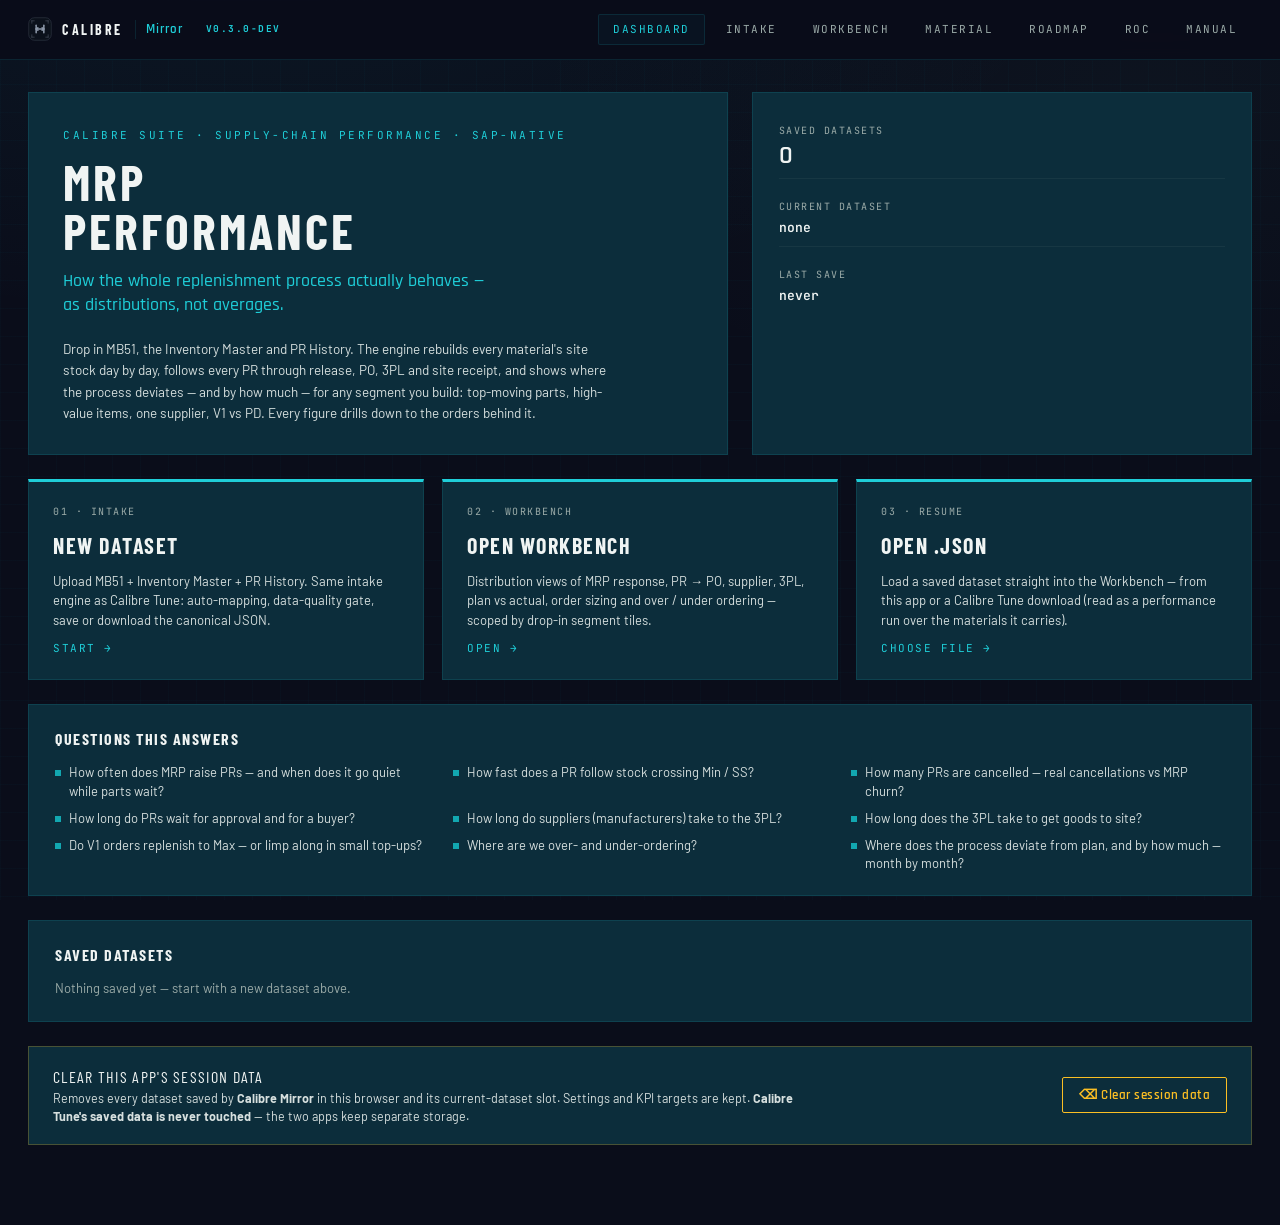
<file: index.html>
<!DOCTYPE html>
<!--═══ BUILD-STAMP ═══════════════════════════════════════════════════════
     Calibre Mirror · v0.3.0-dev (dev tip)
     Repo : https://github.com/aisandbox-bj/Calibre-Mirror
     RoC  : record-of-change.html        (what changed + how to roll back)
═════════════════════════════════════════════════════════════════════════-->
<html lang="en">
<head>
<meta charset="UTF-8" />
<meta name="viewport" content="width=device-width, initial-scale=1" />
<title>Calibre Mirror · Dashboard</title>
<meta name="app-version" content="0.3.0-dev" />
<meta name="app-released" content="2026-09-25" />
<meta name="app-repo" content="https://github.com/aisandbox-bj/Calibre-Mirror" />
<link rel="stylesheet" href="shared/brand-tokens.css" />
<link rel="stylesheet" href="shared/perf.css" />
<style>
.hero{ display:grid; grid-template-columns:1.4fr 1fr; gap:24px; margin-bottom:24px; }
@media (max-width:780px){ .hero{ grid-template-columns:1fr; } }
.hero-headline{ background:var(--bg-panel); border:1px solid var(--border-soft); padding:34px 34px 30px; }
.hero-headline .pre{ font-family:var(--font-mono); color:var(--accent); letter-spacing:2.5px; font-size:11px; text-transform:uppercase; margin-bottom:14px; }
.hero-headline h1{ font-family:var(--font-display); font-weight:700; font-size:50px; letter-spacing:3px; line-height:.98; text-transform:uppercase; color:var(--text-pri); margin-bottom:14px; }
.hero-headline .sub{ font-family:var(--font-heading); font-weight:500; font-size:18px; color:var(--accent); line-height:1.35; margin-bottom:20px; }
.hero-headline .body{ font-size:13.5px; color:var(--text-sec); line-height:1.6; max-width:560px; }
.hero-stats{ background:var(--bg-panel); border:1px solid var(--border-soft); padding:22px 26px; display:flex; flex-direction:column; gap:12px; }
.hero-stats .lab{ font-family:var(--font-mono); font-size:10px; letter-spacing:1.5px; color:var(--text-muted); text-transform:uppercase; display:block; margin-bottom:4px; }
.hero-stats .stat-row{ padding:8px 0; border-bottom:1px solid rgba(155,171,168,0.08); }
.hero-stats .stat-row:last-child{ border-bottom:none; }
.hero-stats .v{ font-family:var(--font-heading); font-size:26px; font-weight:600; color:var(--text-pri); line-height:1.1; }
.hero-stats .v.small{ font-family:var(--font-mono); font-size:13px; line-height:1.5; }
.tile-grid{ display:grid; grid-template-columns:repeat(3, 1fr); gap:18px; margin-bottom:24px; }
@media (max-width:900px){ .tile-grid{ grid-template-columns:1fr; } }
.tile{ background:var(--bg-panel); border:1px solid var(--border-soft); border-top:3px solid var(--accent); padding:22px 24px; display:flex; flex-direction:column; gap:10px; color:inherit; cursor:pointer; transition:border-color .15s; }
.tile:hover{ border-color:var(--border-strong); }
.tile .badge{ font-family:var(--font-mono); font-size:10px; letter-spacing:1.5px; text-transform:uppercase; color:var(--text-muted); }
.tile h3{ font-family:var(--font-display); font-size:22px; font-weight:700; letter-spacing:1.5px; text-transform:uppercase; color:var(--text-pri); }
.tile p{ font-size:13px; color:var(--text-sec); line-height:1.5; flex:1; }
.tile .arrow{ font-family:var(--font-mono); font-size:11px; letter-spacing:1.5px; text-transform:uppercase; color:var(--accent); }
.questions{ background:var(--bg-panel); border:1px solid var(--border-soft); padding:22px 26px; margin-bottom:24px; }
.questions h3, .recent h3{ font-family:var(--font-display); font-size:16px; letter-spacing:1.5px; text-transform:uppercase; color:var(--text-pri); margin-bottom:12px; }
.qlist{ display:grid; grid-template-columns:repeat(auto-fill, minmax(300px, 1fr)); gap:8px 24px; }
.qlist div{ font-size:13px; color:var(--text-sec); line-height:1.45; padding-left:14px; position:relative; }
.qlist div::before{ content:""; position:absolute; left:0; top:7px; width:6px; height:6px; background:var(--calibre-perf); }
.recent{ background:var(--bg-panel); border:1px solid var(--border-soft); padding:22px 26px; margin-bottom:24px; }
.recent table{ width:100%; border-collapse:collapse; font-size:13px; }
.recent th{ text-align:left; font-family:var(--font-mono); font-size:10px; letter-spacing:1.3px; text-transform:uppercase; color:var(--text-muted); padding:6px 8px; border-bottom:1px solid var(--border-soft); }
.recent td{ padding:8px; border-bottom:1px solid rgba(155,171,168,0.06); color:var(--text-sec); }
.recent td a{ margin-right:14px; font-family:var(--font-mono); font-size:11px; letter-spacing:1px; text-transform:uppercase; }
.recent td a.delete{ color:var(--text-muted); }
.recent td a.delete:hover{ color:var(--status-crit); }
.empty{ color:var(--text-muted); font-size:13px; }
.clear-session{ display:flex; align-items:center; gap:20px; background:var(--bg-panel); border:1px solid rgba(251,191,36,.25); padding:18px 24px; }
.clear-session .t{ font-family:var(--font-display); font-size:16px; letter-spacing:1.3px; text-transform:uppercase; color:var(--text-pri); }
.clear-session .d{ font-size:12.5px; color:var(--text-sec); line-height:1.5; max-width:760px; }
.clear-session button{ margin-left:auto; color:var(--status-warn); border-color:var(--status-warn); white-space:nowrap; }
</style>
</head>
<body>

<nav class="appnav">
  <div class="brand">
    <span class="brand-mark"><svg viewBox="0 0 100 100" fill="none" role="img" aria-label="Calibre"><rect x="3" y="3" width="94" height="94" rx="24" fill="#0B111B" stroke="currentColor" stroke-opacity=".42" stroke-width="2"/><g stroke="currentColor" stroke-opacity=".55" stroke-width="2.4" stroke-linecap="round"><path d="M16 16 H26 M16 16 V26"/><path d="M84 16 H74 M84 16 V26"/><path d="M16 84 H26 M16 84 V74"/><path d="M84 84 H74 M84 84 V74"/></g><g stroke="currentColor" stroke-width="6.5" stroke-linecap="round" stroke-linejoin="round" fill="none"><path d="M34 34 V66"/><path d="M66 34 V66"/><path d="M34 50 H66"/><path d="M34 50 L41 45 M34 50 L41 55"/><path d="M66 50 L59 45 M66 50 L59 55"/></g></svg></span>
    Calibre
    <span class="brand-app">Mirror</span>
    <a class="sub" href="record-of-change.html" title="Record of Change — version history, what changed, rollback steps">v0.3.0-dev</a>
  </div>
  <div class="links">
    <a href="index.html" class="active">Dashboard</a>
    <a href="intake/intake.html">Intake</a>
    <a href="workbench/workbench.html">Workbench</a>
    <a href="material/material.html">Material</a>
    <a href="roadmap.html">Roadmap</a>
    <a href="record-of-change.html">RoC</a>
    <a href="user-manual.html">Manual</a>
  </div>
</nav>

<main class="shell">
  <div class="hero">
    <div class="hero-headline">
      <div class="pre">Calibre suite · supply-chain performance · SAP-native</div>
      <h1>MRP<br/>Performance</h1>
      <div class="sub">How the whole replenishment process actually behaves —<br/>as distributions, not averages.</div>
      <div class="body">
        Drop in MB51, the Inventory Master and PR History. The engine rebuilds every material's
        site stock day by day, follows every PR through release, PO, 3PL and site receipt, and shows
        where the process deviates — and by how much — for any segment you build: top-moving parts,
        high-value items, one supplier, V1 vs PD. Every figure drills down to the orders behind it.
      </div>
    </div>
    <div class="hero-stats">
      <div class="stat-row"><span class="lab">Saved datasets</span><div class="v" id="statIntakes">0</div></div>
      <div class="stat-row"><span class="lab">Current dataset</span><div class="v small" id="statCurrent">—</div></div>
      <div class="stat-row"><span class="lab">Last save</span><div class="v small" id="statLast">—</div></div>
    </div>
  </div>

  <div class="tile-grid">
    <a href="intake/intake.html" class="tile">
      <span class="badge">01 · Intake</span>
      <h3>New dataset</h3>
      <p>Upload MB51 + Inventory Master + PR History. Same intake engine as Calibre Tune: auto-mapping, data-quality gate, save or download the canonical JSON.</p>
      <span class="arrow">Start →</span>
    </a>
    <a href="workbench/workbench.html" class="tile">
      <span class="badge">02 · Workbench</span>
      <h3>Open workbench</h3>
      <p>Distribution views of MRP response, PR → PO, supplier, 3PL, plan vs actual, order sizing and over / under ordering — scoped by drop-in segment tiles.</p>
      <span class="arrow">Open →</span>
    </a>
    <a href="#" id="tileUpload" class="tile">
      <span class="badge">03 · Resume</span>
      <h3>Open .json</h3>
      <p>Load a saved dataset straight into the Workbench — from this app or a Calibre Tune download (read as a performance run over the materials it carries).</p>
      <span class="arrow">Choose file →</span>
    </a>
  </div>
  <input type="file" id="uploadJson" accept=".json" class="hidden" />

  <div class="questions">
    <h3>Questions this answers</h3>
    <div class="qlist">
      <div>How often does MRP raise PRs — and when does it go quiet while parts wait?</div>
      <div>How fast does a PR follow stock crossing Min / SS?</div>
      <div>How many PRs are cancelled — real cancellations vs MRP churn?</div>
      <div>How long do PRs wait for approval and for a buyer?</div>
      <div>How long do suppliers (manufacturers) take to the 3PL?</div>
      <div>How long does the 3PL take to get goods to site?</div>
      <div>Do V1 orders replenish to Max — or limp along in small top-ups?</div>
      <div>Where are we over- and under-ordering?</div>
      <div>Where does the process deviate from plan, and by how much — month by month?</div>
    </div>
  </div>

  <div class="recent">
    <h3>Saved datasets</h3>
    <table id="recentTable"><thead><tr><th>Name</th><th>Saved</th><th></th></tr></thead><tbody id="recentBody"></tbody></table>
    <div id="recentEmpty" class="empty hidden">Nothing saved yet — start with a new dataset above.</div>
  </div>

  <div class="clear-session">
    <div>
      <div class="t">Clear this app's session data</div>
      <div class="d">Removes every dataset saved by <b>Calibre Mirror</b> in this browser and its current-dataset slot. Settings and KPI targets are kept. <b>Calibre Tune's saved data is never touched</b> — the two apps keep separate storage.</div>
    </div>
    <button id="btnClear">⌫ Clear session data</button>
  </div>
</main>

<script src="shared/canonical-schema.js"></script>
<script src="shared/storage.js"></script>
<script>
(async () => {
  const $ = (s) => document.querySelector(s);
  const esc = (s) => String(s == null ? '' : s).replace(/[&<>"']/g, c => ({ '&':'&amp;', '<':'&lt;', '>':'&gt;', '"':'&quot;', "'":'&#39;' })[c]);
  const idx = (await AppStorage.get('intakes.index')) || [];
  $('#statIntakes').textContent = idx.length.toString();
  $('#statLast').textContent = idx[0] ? String(idx[0].createdAt || '').replace('T', ' · ').slice(0, 19) : 'never';
  const cur = await AppStorage.get('intake.current');
  $('#statCurrent').textContent = cur ? (cur.metadata && cur.metadata.assessmentName) || 'unnamed' : 'none';

  if (!idx.length) { $('#recentTable').classList.add('hidden'); $('#recentEmpty').classList.remove('hidden'); }
  else {
    $('#recentBody').innerHTML = idx.slice(0, 20).map(e => `<tr><td>${esc(e.name)}</td><td class="mono">${esc(String(e.createdAt || '').replace('T', ' ').slice(0, 16))}</td>
      <td><a href="#" class="open" data-name="${esc(e.name)}">Open →</a><a href="#" class="delete" data-name="${esc(e.name)}">Delete</a></td></tr>`).join('');
    document.querySelectorAll('a.open').forEach(a => a.addEventListener('click', async (ev) => {
      ev.preventDefault();
      const json = await AppStorage.get('intake.' + a.dataset.name);
      if (!json) { alert('Dataset not found in this browser.'); return; }
      await AppStorage.set('intake.current', json);
      location.href = 'workbench/workbench.html';
    }));
    document.querySelectorAll('a.delete').forEach(a => a.addEventListener('click', async (ev) => {
      ev.preventDefault();
      const name = a.dataset.name;
      if (!confirm(`Delete saved dataset "${name}" from this browser?\n\nThis cannot be undone. Downloaded .json files on disk are not affected.`)) return;
      await AppStorage.del('intake.' + name);
      const next = ((await AppStorage.get('intakes.index')) || []).filter(e => e.name !== name);
      await AppStorage.set('intakes.index', next);
      const c = await AppStorage.get('intake.current');
      if (c && c.metadata && c.metadata.assessmentName === name) await AppStorage.del('intake.current');
      location.reload();
    }));
  }

  $('#tileUpload').addEventListener('click', (e) => { e.preventDefault(); $('#uploadJson').click(); });
  $('#uploadJson').addEventListener('change', async (e) => {
    const f = e.target.files[0]; if (!f) return;
    try {
      const json = JSON.parse(await f.text());
      delete json._analystData;     // Tune's analyst layer — never restored here
      const v = CanonicalSchema.validateShape(json);
      if (!v.ok) { alert('Not a canonical dataset:\n\n' + v.errors.join('\n')); return; }
      await AppStorage.set('intake.current', json);
      location.href = 'workbench/workbench.html';
    } catch (err) { alert('Could not read that file:\n\n' + err.message); }
    e.target.value = '';
  });

  $('#btnClear').addEventListener('click', async () => {
    const keys = (await AppStorage.keys()).filter(k => !k.startsWith('settings.'));
    if (!keys.length) { alert('Nothing to clear.'); return; }
    if (!confirm(`Remove ${keys.length} saved item${keys.length === 1 ? '' : 's'} from Calibre Mirror in this browser?\n\nSettings and KPI targets are kept. Calibre Tune's data is not affected. This cannot be undone.`)) return;
    for (const k of keys) await AppStorage.del(k);
    location.reload();
  });
})();
</script>
</body>
</html>
</file>
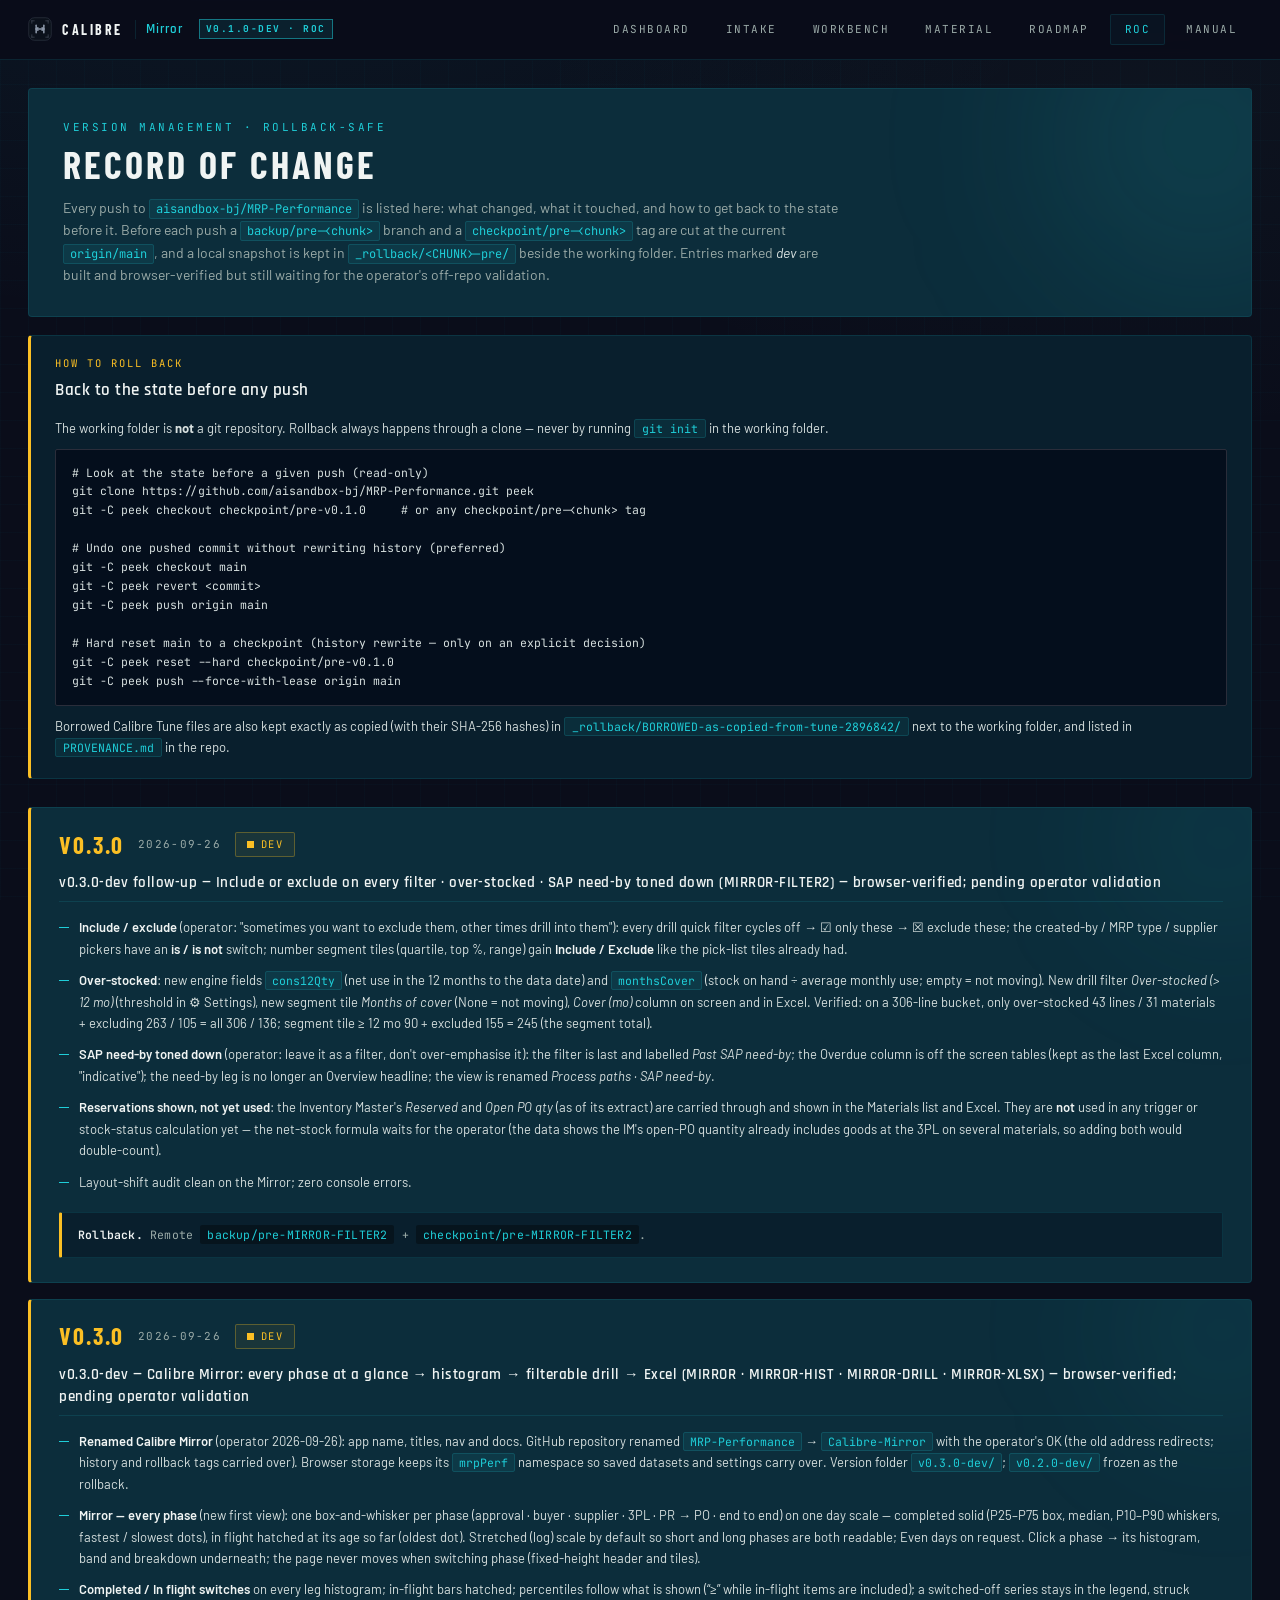
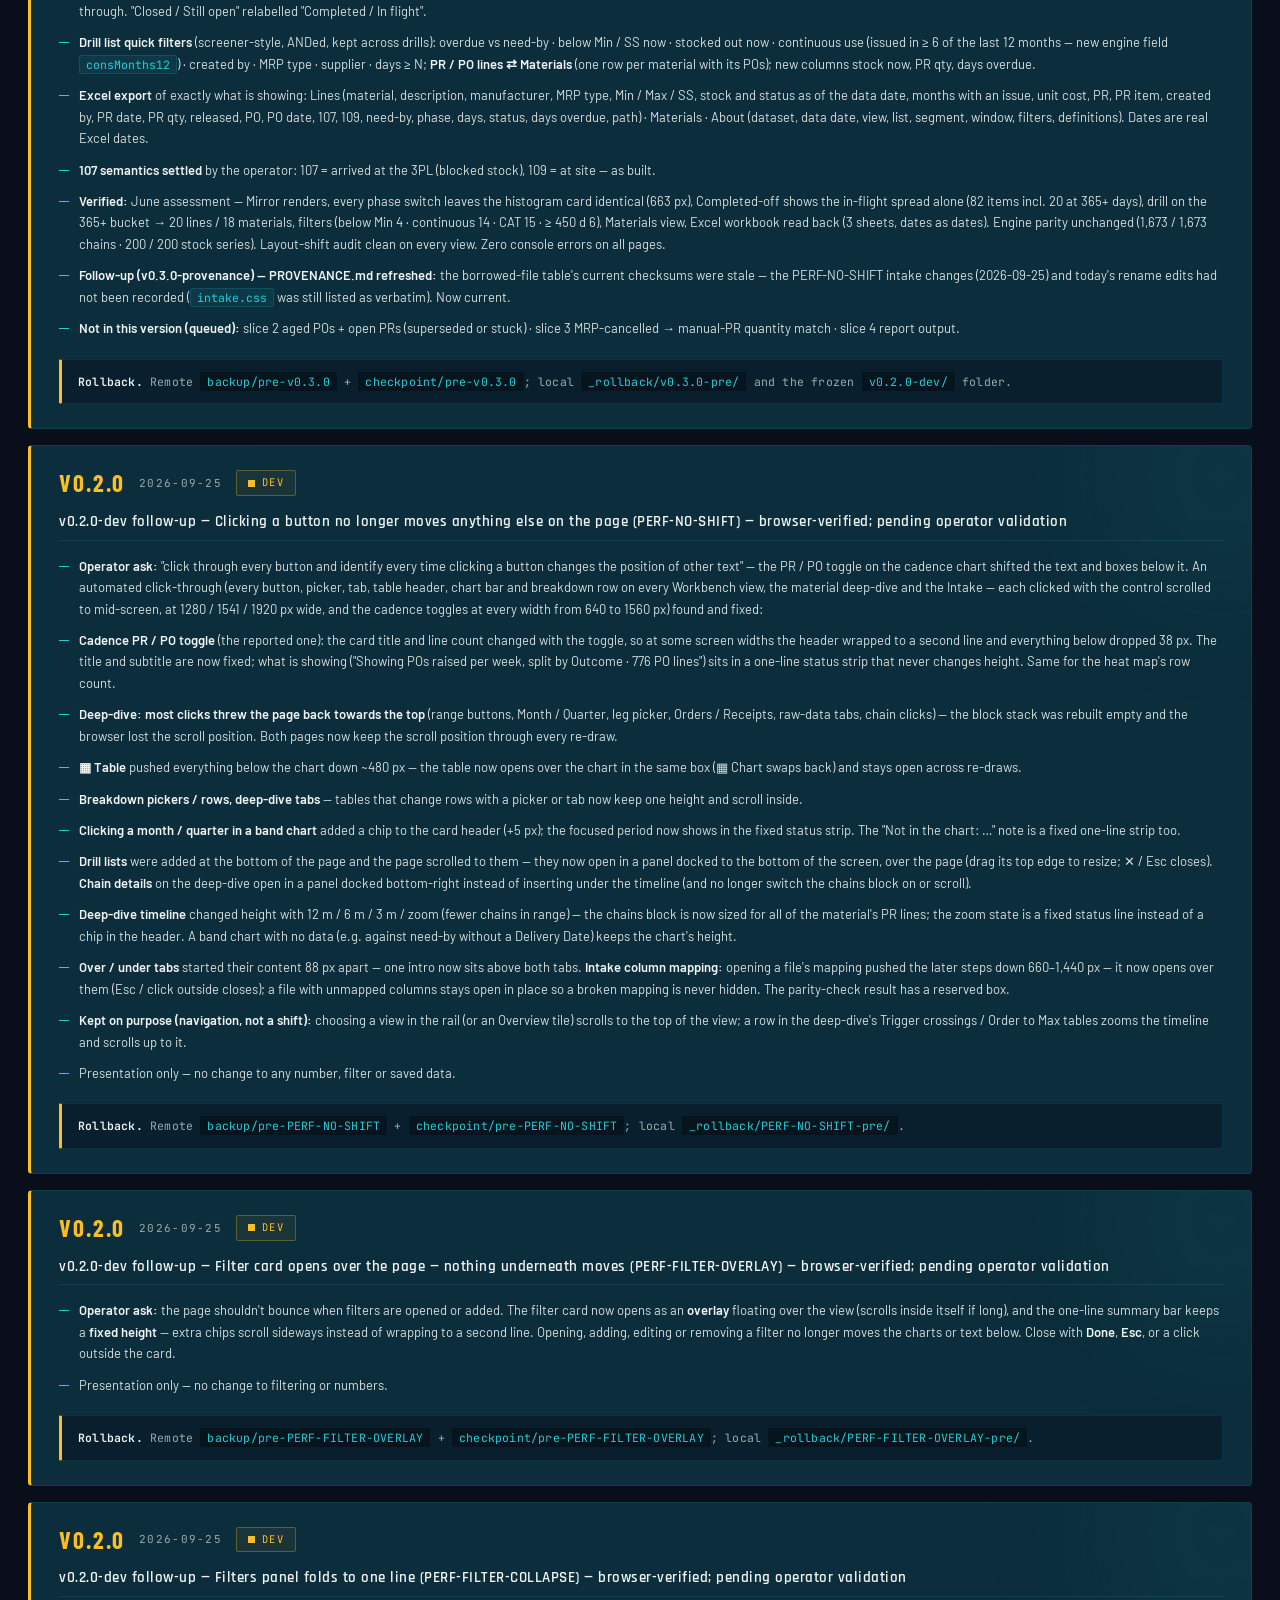
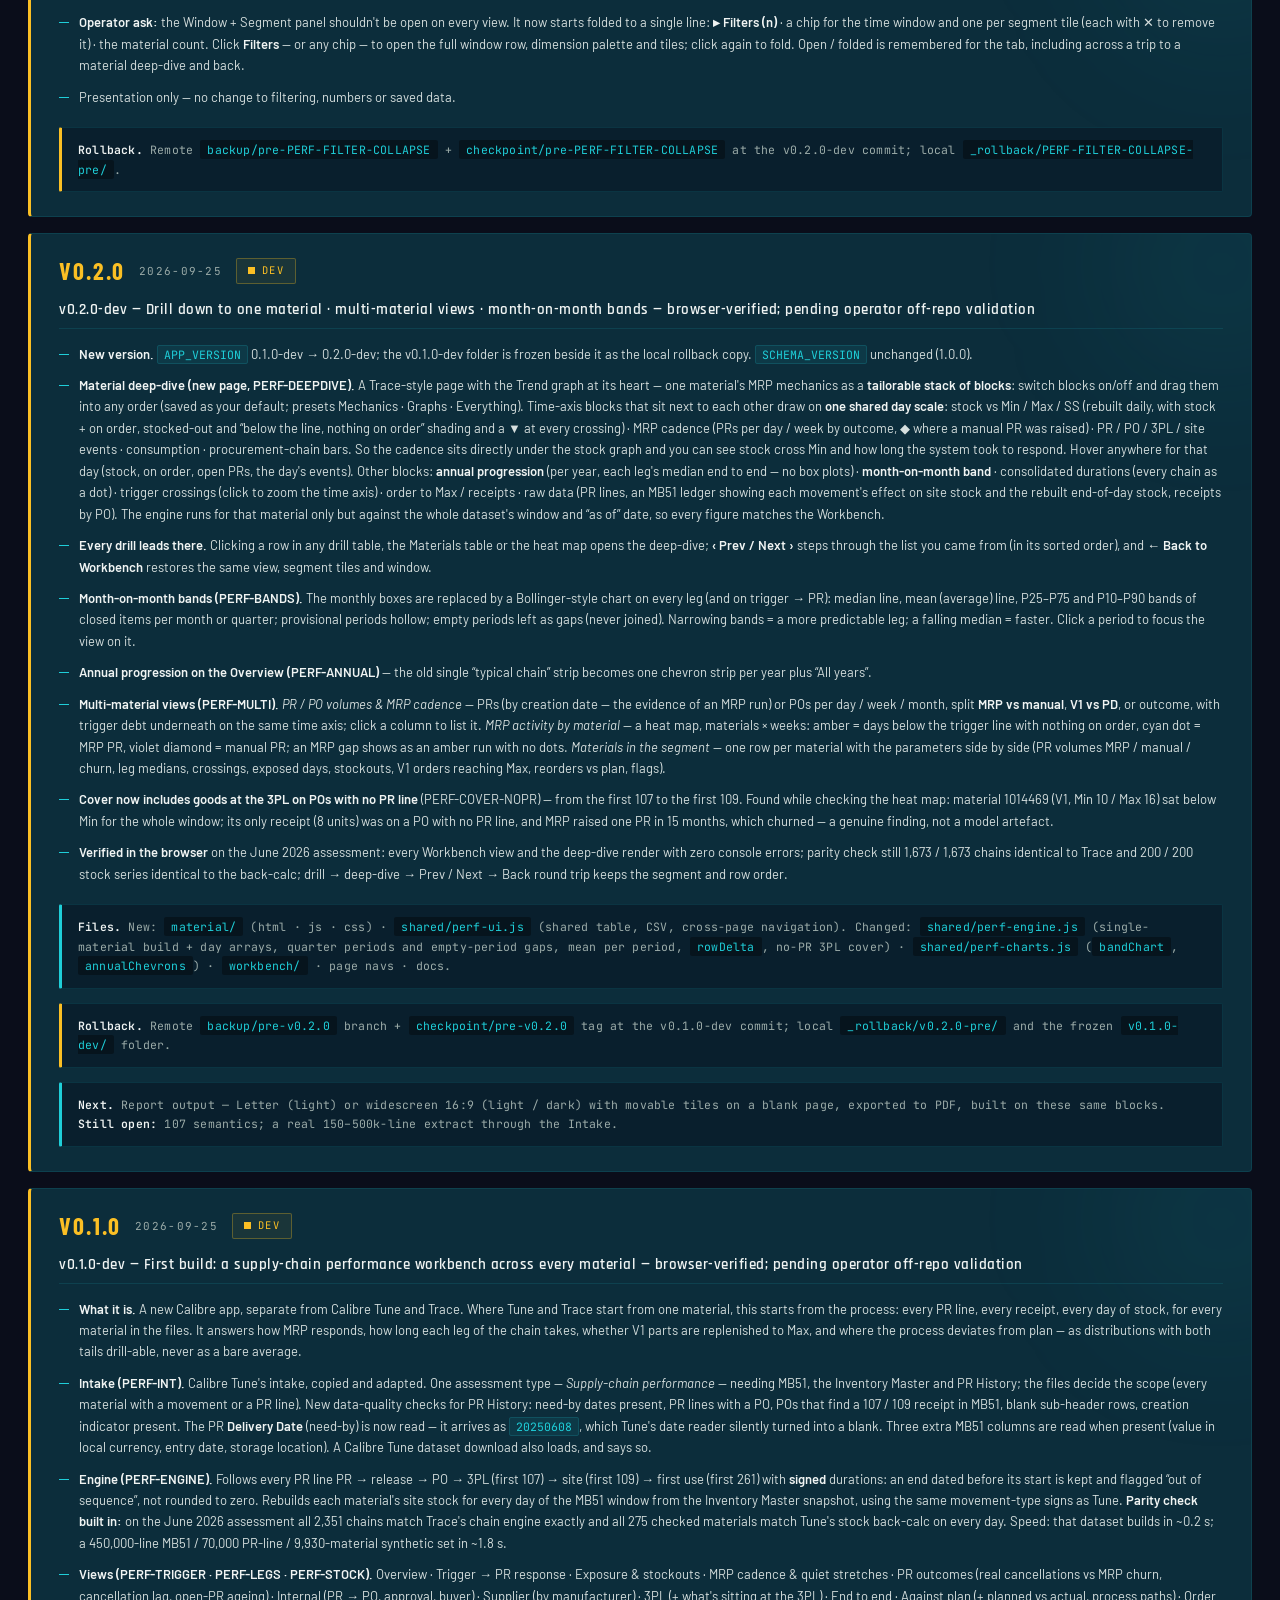
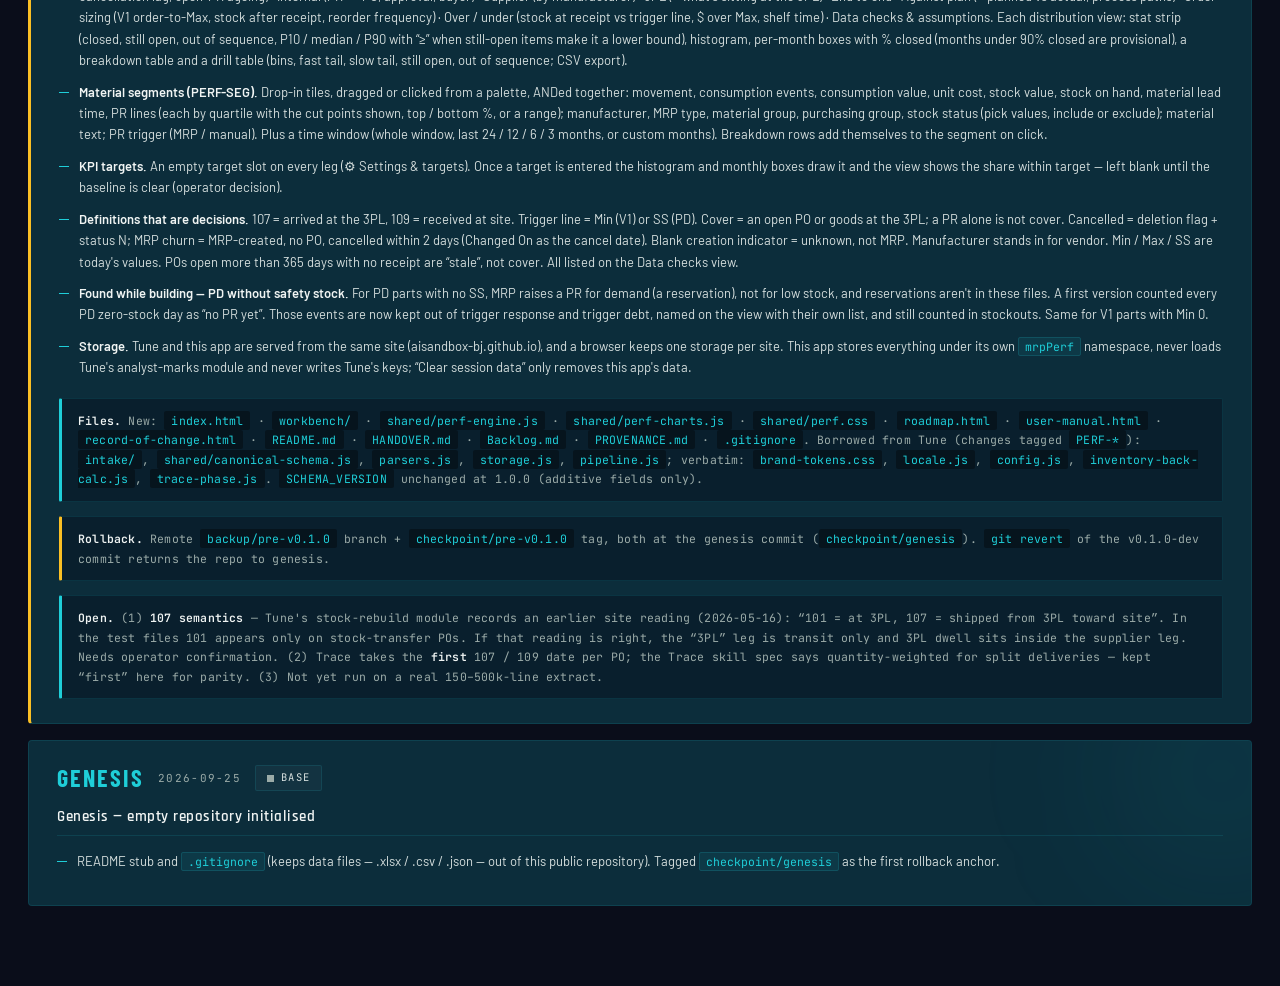
<file: record-of-change.html>
<!DOCTYPE html>
<!--═══ BUILD-STAMP ═══════════════════════════════════════════════════════
     Calibre Mirror (was MRP Performance) · v0.3.0-dev
     Repo : https://github.com/aisandbox-bj/Calibre-Mirror
     This file is the canonical changelog. Styling borrowed from the Calibre
     Tune Record of Change so the suite's RoCs read the same.
═════════════════════════════════════════════════════════════════════════-->
<html lang="en">
<head>
<meta charset="UTF-8" />
<meta name="viewport" content="width=device-width, initial-scale=1" />
<title>Calibre Mirror · Record of Change</title>
<meta name="app-version" content="0.1.0-dev" />
<meta name="app-released" content="2026-09-25" />
<link rel="stylesheet" href="shared/brand-tokens.css" />
<link rel="stylesheet" href="shared/perf.css" />
<style>
/* ════════════════════════════════════════════════════════════════════════
   Record of Change · brand-pack-aligned restyle (v2.1.3-dev)
   Extends brand-tokens.css. Uses the standard panel grammar (deep-navy
   background, soft cyan border, radial glow), pill-style status tags, and
   mono meta blocks for files-touched + rollback notes.
═══════════════════════════════════════════════════════════════════════ */

main.shell { padding-top: 28px; }

/* ─── Hero — panel grammar (radial glow + eyebrow + title + sub) ────────── */
.roc-head {
  background: var(--bg-panel);
  border: 1px solid var(--border-soft);
  border-radius: var(--r-md);
  padding: 30px 34px;
  margin-bottom: 18px;
  position: relative;
  overflow: hidden;
}
.roc-head::before {
  content: "";
  position: absolute;
  width: 320px; height: 320px;
  border-radius: 50%;
  background: rgba(31,206,216,0.10);
  filter: blur(85px);
  top: -110px; right: -110px;
  pointer-events: none;
  z-index: 0;
}
.roc-head > * { position: relative; z-index: 1; }
.roc-head .pre {
  font-family: var(--font-mono);
  font-size: 11px;
  letter-spacing: 2.5px;
  text-transform: uppercase;
  color: var(--accent);
  margin-bottom: 10px;
}
.roc-head h1 {
  font-family: var(--font-display);
  font-weight: 700;
  font-size: 38px;
  letter-spacing: 3px;
  line-height: 1.05;
  text-transform: uppercase;
  color: var(--text-pri);
  margin-bottom: 12px;
}
.roc-head .sub {
  font-family: var(--font-body);
  font-size: 14px;
  line-height: 1.6;
  color: var(--text-muted);
  max-width: 780px;
}
.roc-head .sub em { color: var(--text-sec); font-style: italic; }
.roc-head .sub code {
  background: rgba(31,206,216,0.08);
  border: 1px solid rgba(31,206,216,0.16);
  color: var(--accent);
  padding: 1px 6px;
  font-family: var(--font-mono);
  font-size: 12px;
  border-radius: var(--r-sm);
}

/* ─── Rollback how-to panel — warn-amber accent ────────────────────────── */
.rollback-panel {
  background: var(--bg-panel-2);
  border: 1px solid var(--border-soft);
  border-left: 3px solid var(--status-warn);
  border-radius: var(--r-md);
  padding: 20px 24px;
  margin-bottom: 28px;
}
.rollback-panel .lab {
  font-family: var(--font-mono);
  font-size: 10.5px;
  letter-spacing: 2px;
  text-transform: uppercase;
  color: var(--status-warn);
  margin-bottom: 6px;
}
.rollback-panel h3 {
  font-family: var(--font-heading);
  font-weight: 600;
  font-size: 17px;
  letter-spacing: 0.5px;
  color: var(--text-pri);
  margin-bottom: 14px;
}
.rollback-panel p {
  font-family: var(--font-body);
  font-size: 13px;
  line-height: 1.6;
  color: var(--text-sec);
  margin-bottom: 10px;
}
.rollback-panel p:last-child { margin-bottom: 0; }
.rollback-panel code {
  background: rgba(31,206,216,0.08);
  border: 1px solid rgba(31,206,216,0.16);
  color: var(--accent);
  padding: 1px 7px;
  font-family: var(--font-mono);
  font-size: 11.5px;
  border-radius: var(--r-sm);
}
.rollback-panel pre {
  background: var(--bg-deep);
  border: 1px solid var(--border);
  border-radius: var(--r-sm);
  padding: 14px 16px;
  font-family: var(--font-mono);
  font-size: 11.5px;
  line-height: 1.65;
  color: var(--text-sec);
  overflow-x: auto;
  margin: 10px 0;
}

/* ─── Entries list ─────────────────────────────────────────────────────── */
.roc-list {
  display: flex;
  flex-direction: column;
  gap: 16px;
}

/* ─── Each entry — panel grammar with status stripe + glow ─────────────── */
.roc-entry {
  background: var(--bg-panel);
  border: 1px solid var(--border-soft);
  border-radius: var(--r-md);
  padding: 24px 28px;
  position: relative;
  overflow: hidden;
}
.roc-entry::before {
  content: "";
  position: absolute;
  width: 240px; height: 240px;
  border-radius: 50%;
  background: rgba(31,206,216,0.06);
  filter: blur(70px);
  top: -90px; right: -90px;
  pointer-events: none;
  z-index: 0;
}
.roc-entry > * { position: relative; z-index: 1; }
.roc-entry.dev     { border-left: 3px solid var(--status-warn); }
.roc-entry.release { border-left: 3px solid var(--accent-green); }

/* Header row — version chip + pill + date */
.roc-entry .head {
  display: flex;
  align-items: center;
  gap: 14px;
  margin-bottom: 16px;
  flex-wrap: wrap;
}
.roc-entry .ver {
  font-family: var(--font-display);
  font-weight: 700;
  font-size: 24px;
  letter-spacing: 2px;
  line-height: 1;
  text-transform: uppercase;
  color: var(--accent);
}
.roc-entry.dev     .ver { color: var(--status-warn); }
.roc-entry.release .ver { color: var(--accent-green); }
.roc-entry .date {
  font-family: var(--font-mono);
  font-size: 11px;
  letter-spacing: 1.3px;
  text-transform: uppercase;
  color: var(--text-muted);
}

/* Status tag — pill style (matches .pill from brand-tokens.css) */
.roc-entry .tag {
  display: inline-flex;
  align-items: center;
  gap: 7px;
  padding: 4px 11px;
  background: rgba(255,255,255,0.03);
  border: 1px solid var(--border-soft);
  border-radius: var(--r-sm);
  font-family: var(--font-mono);
  font-size: 10.5px;
  letter-spacing: 1.3px;
  text-transform: uppercase;
  color: var(--text-sec);
}
.roc-entry .tag::before {
  content: "";
  width: 7px; height: 7px;
  background: var(--text-muted);
  display: inline-block;
  flex-shrink: 0;
}
.roc-entry .tag.dev {
  color: var(--status-warn);
  border-color: rgba(251,191,36,0.30);
  background: rgba(251,191,36,0.06);
}
.roc-entry .tag.dev::before { background: var(--status-warn); }
.roc-entry .tag.released {
  color: var(--accent-green);
  border-color: rgba(90,182,157,0.35);
  background: rgba(90,182,157,0.06);
}
.roc-entry .tag.released::before { background: var(--accent-green); }

/* Section headings inside each entry */
.roc-entry h4 {
  font-family: var(--font-heading);
  font-weight: 600;
  font-size: 14.5px;
  letter-spacing: 0.5px;
  color: var(--text-pri);
  margin: 20px 0 10px;
  padding-bottom: 6px;
  border-bottom: 1px solid rgba(31,206,216,0.12);
}
.roc-entry h4:first-of-type { margin-top: 6px; }

/* Bulleted lists with cyan dash markers */
.roc-entry ul {
  list-style: none;
  padding: 0;
  margin: 0 0 4px;
}
.roc-entry li {
  font-family: var(--font-body);
  font-size: 13px;
  line-height: 1.65;
  color: var(--text-sec);
  padding: 5px 0 5px 20px;
  position: relative;
}
.roc-entry li::before {
  content: "";
  position: absolute;
  left: 0; top: 15px;
  width: 10px; height: 1px;
  background: var(--accent);
}
.roc-entry ul ul {
  margin-top: 5px;
  margin-left: 4px;
  padding-left: 12px;
  border-left: 1px solid var(--border-soft);
}
.roc-entry ul ul li { padding-left: 14px; font-size: 12.5px; }
.roc-entry ul ul li::before { width: 7px; top: 14px; }

/* Inline emphasis */
.roc-entry b, .roc-entry strong { color: var(--text-pri); font-weight: 600; }
.roc-entry em { color: var(--accent-glow); font-style: italic; }

/* Code spans inside entry body */
.roc-entry code {
  background: rgba(31,206,216,0.08);
  border: 1px solid rgba(31,206,216,0.16);
  color: var(--accent);
  padding: 1px 6px;
  font-family: var(--font-mono);
  font-size: 11.5px;
  border-radius: var(--r-sm);
}
.roc-entry a { color: var(--accent); }
.roc-entry a:hover { color: var(--accent-glow); text-decoration: underline; }

/* Meta block — files touched / boundary notes / rollback */
.roc-entry .commit {
  margin-top: 14px;
  padding: 12px 16px;
  background: var(--bg-panel-2);
  border: 1px solid var(--border-soft);
  border-left: 3px solid var(--accent);
  border-radius: var(--r-sm);
  font-family: var(--font-mono);
  font-size: 11.5px;
  line-height: 1.7;
  letter-spacing: 0.2px;
  color: var(--text-muted);
}
.roc-entry .commit.rollback { border-left-color: var(--status-warn); }
.roc-entry .commit b, .roc-entry .commit strong { color: var(--text-pri); }
.roc-entry .commit code {
  background: rgba(0,0,0,0.35);
  border-color: transparent;
  color: var(--accent);
  padding: 1px 6px;
  font-size: 11.5px;
}
.roc-entry .commit a { color: var(--accent); text-decoration: none; }
.roc-entry .commit a:hover { color: var(--accent-glow); text-decoration: underline; }
</style>
</head>
<body>
<nav class="appnav">
  <div class="brand">
    <span class="brand-mark"><svg viewBox="0 0 100 100" fill="none" role="img" aria-label="Calibre"><rect x="3" y="3" width="94" height="94" rx="24" fill="#0B111B" stroke="currentColor" stroke-opacity=".42" stroke-width="2"/><g stroke="currentColor" stroke-opacity=".55" stroke-width="2.4" stroke-linecap="round"><path d="M16 16 H26 M16 16 V26"/><path d="M84 16 H74 M84 16 V26"/><path d="M16 84 H26 M16 84 V74"/><path d="M84 84 H74 M84 84 V74"/></g><g stroke="currentColor" stroke-width="6.5" stroke-linecap="round" stroke-linejoin="round" fill="none"><path d="M34 34 V66"/><path d="M66 34 V66"/><path d="M34 50 H66"/><path d="M34 50 L41 45 M34 50 L41 55"/><path d="M66 50 L59 45 M66 50 L59 55"/></g></svg></span>
    Calibre
    <span class="brand-app">Mirror</span>
    <a class="sub active" href="record-of-change.html">v0.1.0-dev · RoC</a>
  </div>
  <div class="links">
    <a href="index.html">Dashboard</a>
    <a href="intake/intake.html">Intake</a>
    <a href="workbench/workbench.html">Workbench</a>
    <a href="material/material.html">Material</a>
    <a href="roadmap.html">Roadmap</a>
    <a href="record-of-change.html" class="active">RoC</a>
    <a href="user-manual.html">Manual</a>
  </div>
</nav>

<main class="shell">

  <section class="roc-head">
    <div class="pre">Version management · rollback-safe</div>
    <h1>Record of Change</h1>
    <div class="sub">
      Every push to <code>aisandbox-bj/MRP-Performance</code> is listed here: what changed, what it
      touched, and how to get back to the state before it. Before each push a
      <code>backup/pre-&lt;chunk&gt;</code> branch and a <code>checkpoint/pre-&lt;chunk&gt;</code> tag are
      cut at the current <code>origin/main</code>, and a local snapshot is kept in
      <code>_rollback/&lt;CHUNK&gt;-pre/</code> beside the working folder. Entries marked <em>dev</em>
      are built and browser-verified but still waiting for the operator's off-repo validation.
    </div>
  </section>

  <section class="rollback-panel">
    <div class="lab">How to roll back</div>
    <h3>Back to the state before any push</h3>
    <p>
      The working folder is <strong>not</strong> a git repository. Rollback always happens through a
      clone — never by running <code>git init</code> in the working folder.
    </p>
<pre>
# Look at the state before a given push (read-only)
git clone https://github.com/aisandbox-bj/MRP-Performance.git peek
git -C peek checkout checkpoint/pre-v0.1.0     # or any checkpoint/pre-&lt;chunk&gt; tag

# Undo one pushed commit without rewriting history (preferred)
git -C peek checkout main
git -C peek revert &lt;commit&gt;
git -C peek push origin main

# Hard reset main to a checkpoint (history rewrite — only on an explicit decision)
git -C peek reset --hard checkpoint/pre-v0.1.0
git -C peek push --force-with-lease origin main
</pre>
    <p style="margin-top:6px;">
      Borrowed Calibre Tune files are also kept exactly as copied (with their SHA-256 hashes) in
      <code>_rollback/BORROWED-as-copied-from-tune-2896842/</code> next to the working folder, and listed in
      <code>PROVENANCE.md</code> in the repo.
    </p>
  </section>

  <div class="roc-list">

    <!-- v0.3.0-dev follow-up - MIRROR-FILTER2 - 2026-09-26 -->
    <article class="roc-entry dev">
      <div class="head">
        <span class="ver">v0.3.0</span>
        <span class="date">2026-09-26</span>
        <span class="tag dev">dev</span>
      </div>
      <h4>v0.3.0-dev follow-up — <b>Include or exclude on every filter · over-stocked · SAP need-by toned down</b> (MIRROR-FILTER2) — <b>browser-verified; pending operator validation</b></h4>
      <ul>
        <li><b>Include / exclude</b> (operator: "sometimes you want to exclude them, other times drill into them"): every drill quick filter cycles off → ☑ only these → ☒ exclude these; the created-by / MRP type / supplier pickers have an <b>is / is not</b> switch; number segment tiles (quartile, top %, range) gain <b>Include / Exclude</b> like the pick-list tiles already had.</li>
        <li><b>Over-stocked</b>: new engine fields <code>cons12Qty</code> (net use in the 12 months to the data date) and <code>monthsCover</code> (stock on hand ÷ average monthly use; empty = not moving). New drill filter <i>Over-stocked (&gt; 12 mo)</i> (threshold in ⚙ Settings), new segment tile <i>Months of cover</i> (None = not moving), <i>Cover (mo)</i> column on screen and in Excel. Verified: on a 306-line bucket, only over-stocked 43 lines / 31 materials + excluding 263 / 105 = all 306 / 136; segment tile ≥ 12 mo 90 + excluded 155 = 245 (the segment total).</li>
        <li><b>SAP need-by toned down</b> (operator: leave it as a filter, don't over-emphasise it): the filter is last and labelled <i>Past SAP need-by</i>; the Overdue column is off the screen tables (kept as the last Excel column, "indicative"); the need-by leg is no longer an Overview headline; the view is renamed <i>Process paths · SAP need-by</i>.</li>
        <li><b>Reservations shown, not yet used</b>: the Inventory Master's <i>Reserved</i> and <i>Open PO qty</i> (as of its extract) are carried through and shown in the Materials list and Excel. They are <b>not</b> used in any trigger or stock-status calculation yet — the net-stock formula waits for the operator (the data shows the IM's open-PO quantity already includes goods at the 3PL on several materials, so adding both would double-count).</li>
        <li>Layout-shift audit clean on the Mirror; zero console errors.</li>
      </ul>
      <div class="commit rollback"><b>Rollback.</b> Remote <code>backup/pre-MIRROR-FILTER2</code> + <code>checkpoint/pre-MIRROR-FILTER2</code>.</div>
    </article>

    <!-- v0.3.0-dev - MIRROR - 2026-09-26 -->
    <article class="roc-entry dev">
      <div class="head">
        <span class="ver">v0.3.0</span>
        <span class="date">2026-09-26</span>
        <span class="tag dev">dev</span>
      </div>
      <h4>v0.3.0-dev — <b>Calibre Mirror: every phase at a glance → histogram → filterable drill → Excel</b> (MIRROR · MIRROR-HIST · MIRROR-DRILL · MIRROR-XLSX) — <b>browser-verified; pending operator validation</b></h4>
      <ul>
        <li><b>Renamed Calibre Mirror</b> (operator 2026-09-26): app name, titles, nav and docs. GitHub repository renamed <code>MRP-Performance</code> → <code>Calibre-Mirror</code> with the operator's OK (the old address redirects; history and rollback tags carried over). Browser storage keeps its <code>mrpPerf</code> namespace so saved datasets and settings carry over. Version folder <code>v0.3.0-dev/</code>; <code>v0.2.0-dev/</code> frozen as the rollback.</li>
        <li><b>Mirror — every phase</b> (new first view): one box-and-whisker per phase (approval · buyer · supplier · 3PL · PR → PO · end to end) on one day scale — completed solid (P25–P75 box, median, P10–P90 whiskers, fastest / slowest dots), in flight hatched at its age so far (oldest dot). Stretched (log) scale by default so short and long phases are both readable; Even days on request. Click a phase → its histogram, band and breakdown underneath; the page never moves when switching phase (fixed-height header and tiles).</li>
        <li><b>Completed / In flight switches</b> on every leg histogram; in-flight bars hatched; percentiles follow what is shown (“≥” while in-flight items are included); a switched-off series stays in the legend, struck through. "Closed / Still open" relabelled "Completed / In flight".</li>
        <li><b>Drill list quick filters</b> (screener-style, ANDed, kept across drills): overdue vs need-by · below Min / SS now · stocked out now · continuous use (issued in ≥ 6 of the last 12 months — new engine field <code>consMonths12</code>) · created by · MRP type · supplier · days ≥ N; <b>PR / PO lines ⇄ Materials</b> (one row per material with its POs); new columns stock now, PR qty, days overdue.</li>
        <li><b>Excel export</b> of exactly what is showing: Lines (material, description, manufacturer, MRP type, Min / Max / SS, stock and status as of the data date, months with an issue, unit cost, PR, PR item, created by, PR date, PR qty, released, PO, PO date, 107, 109, need-by, phase, days, status, days overdue, path) · Materials · About (dataset, data date, view, list, segment, window, filters, definitions). Dates are real Excel dates.</li>
        <li><b>107 semantics settled</b> by the operator: 107 = arrived at the 3PL (blocked stock), 109 = at site — as built.</li>
        <li><b>Verified:</b> June assessment — Mirror renders, every phase switch leaves the histogram card identical (663 px), Completed-off shows the in-flight spread alone (82 items incl. 20 at 365+ days), drill on the 365+ bucket → 20 lines / 18 materials, filters (below Min 4 · continuous 14 · CAT 15 · ≥ 450 d 6), Materials view, Excel workbook read back (3 sheets, dates as dates). Engine parity unchanged (1,673 / 1,673 chains · 200 / 200 stock series). Layout-shift audit clean on every view. Zero console errors on all pages.</li>
        <li><b>Follow-up (v0.3.0-provenance) — PROVENANCE.md refreshed:</b> the borrowed-file table's current checksums were stale — the PERF-NO-SHIFT intake changes (2026-09-25) and today's rename edits had not been recorded (<code>intake.css</code> was still listed as verbatim). Now current.</li>
        <li><b>Not in this version (queued):</b> slice 2 aged POs + open PRs (superseded or stuck) · slice 3 MRP-cancelled → manual-PR quantity match · slice 4 report output.</li>
      </ul>
      <div class="commit rollback"><b>Rollback.</b> Remote <code>backup/pre-v0.3.0</code> + <code>checkpoint/pre-v0.3.0</code>; local <code>_rollback/v0.3.0-pre/</code> and the frozen <code>v0.2.0-dev/</code> folder.</div>
    </article>

    <!-- v0.2.0-dev follow-up - PERF-NO-SHIFT - 2026-09-25 -->
    <article class="roc-entry dev">
      <div class="head">
        <span class="ver">v0.2.0</span>
        <span class="date">2026-09-25</span>
        <span class="tag dev">dev</span>
      </div>
      <h4>v0.2.0-dev follow-up — <b>Clicking a button no longer moves anything else on the page</b> (PERF-NO-SHIFT) — <b>browser-verified; pending operator validation</b></h4>
      <ul>
        <li><b>Operator ask:</b> "click through every button and identify every time clicking a button changes the position of other text" — the PR / PO toggle on the cadence chart shifted the text and boxes below it. An automated click-through (every button, picker, tab, table header, chart bar and breakdown row on every Workbench view, the material deep-dive and the Intake — each clicked with the control scrolled to mid-screen, at 1280 / 1541 / 1920 px wide, and the cadence toggles at every width from 640 to 1560 px) found and fixed:</li>
        <li><b>Cadence PR / PO toggle</b> (the reported one): the card title and line count changed with the toggle, so at some screen widths the header wrapped to a second line and everything below dropped 38 px. The title and subtitle are now fixed; what is showing ("Showing POs raised per week, split by Outcome · 776 PO lines") sits in a one-line status strip that never changes height. Same for the heat map's row count.</li>
        <li><b>Deep-dive: most clicks threw the page back towards the top</b> (range buttons, Month / Quarter, leg picker, Orders / Receipts, raw-data tabs, chain clicks) — the block stack was rebuilt empty and the browser lost the scroll position. Both pages now keep the scroll position through every re-draw.</li>
        <li><b>▦ Table</b> pushed everything below the chart down ~480 px — the table now opens over the chart in the same box (▦ Chart swaps back) and stays open across re-draws.</li>
        <li><b>Breakdown pickers / rows, deep-dive tabs</b> — tables that change rows with a picker or tab now keep one height and scroll inside.</li>
        <li><b>Clicking a month / quarter in a band chart</b> added a chip to the card header (+5 px); the focused period now shows in the fixed status strip. The "Not in the chart: …" note is a fixed one-line strip too.</li>
        <li><b>Drill lists</b> were added at the bottom of the page and the page scrolled to them — they now open in a panel docked to the bottom of the screen, over the page (drag its top edge to resize; ✕ / Esc closes). <b>Chain details</b> on the deep-dive open in a panel docked bottom-right instead of inserting under the timeline (and no longer switch the chains block on or scroll).</li>
        <li><b>Deep-dive timeline</b> changed height with 12 m / 6 m / 3 m / zoom (fewer chains in range) — the chains block is now sized for all of the material's PR lines; the zoom state is a fixed status line instead of a chip in the header. A band chart with no data (e.g. against need-by without a Delivery Date) keeps the chart's height.</li>
        <li><b>Over / under tabs</b> started their content 88 px apart — one intro now sits above both tabs. <b>Intake column mapping:</b> opening a file's mapping pushed the later steps down 660–1,440 px — it now opens over them (Esc / click outside closes); a file with unmapped columns stays open in place so a broken mapping is never hidden. The parity-check result has a reserved box.</li>
        <li><b>Kept on purpose (navigation, not a shift):</b> choosing a view in the rail (or an Overview tile) scrolls to the top of the view; a row in the deep-dive's Trigger crossings / Order to Max tables zooms the timeline and scrolls up to it.</li>
        <li>Presentation only — no change to any number, filter or saved data.</li>
      </ul>
      <div class="commit rollback"><b>Rollback.</b> Remote <code>backup/pre-PERF-NO-SHIFT</code> + <code>checkpoint/pre-PERF-NO-SHIFT</code>; local <code>_rollback/PERF-NO-SHIFT-pre/</code>.</div>
    </article>

    <!-- v0.2.0-dev follow-up - PERF-FILTER-OVERLAY - 2026-09-25 -->
    <article class="roc-entry dev">
      <div class="head">
        <span class="ver">v0.2.0</span>
        <span class="date">2026-09-25</span>
        <span class="tag dev">dev</span>
      </div>
      <h4>v0.2.0-dev follow-up — <b>Filter card opens over the page — nothing underneath moves</b> (PERF-FILTER-OVERLAY) — <b>browser-verified; pending operator validation</b></h4>
      <ul>
        <li><b>Operator ask:</b> the page shouldn't bounce when filters are opened or added. The filter card now opens as an <b>overlay</b> floating over the view (scrolls inside itself if long), and the one-line summary bar keeps a <b>fixed height</b> — extra chips scroll sideways instead of wrapping to a second line. Opening, adding, editing or removing a filter no longer moves the charts or text below. Close with <b>Done</b>, <b>Esc</b>, or a click outside the card.</li>
        <li>Presentation only — no change to filtering or numbers.</li>
      </ul>
      <div class="commit rollback"><b>Rollback.</b> Remote <code>backup/pre-PERF-FILTER-OVERLAY</code> + <code>checkpoint/pre-PERF-FILTER-OVERLAY</code>; local <code>_rollback/PERF-FILTER-OVERLAY-pre/</code>.</div>
    </article>

    <!-- v0.2.0-dev follow-up - PERF-FILTER-COLLAPSE - 2026-09-25 -->
    <article class="roc-entry dev">
      <div class="head">
        <span class="ver">v0.2.0</span>
        <span class="date">2026-09-25</span>
        <span class="tag dev">dev</span>
      </div>
      <h4>v0.2.0-dev follow-up — <b>Filters panel folds to one line</b> (PERF-FILTER-COLLAPSE) — <b>browser-verified; pending operator validation</b></h4>
      <ul>
        <li><b>Operator ask:</b> the Window + Segment panel shouldn't be open on every view. It now starts folded to a single line: <b>▸ Filters (n)</b> · a chip for the time window and one per segment tile (each with ✕ to remove it) · the material count. Click <b>Filters</b> — or any chip — to open the full window row, dimension palette and tiles; click again to fold. Open / folded is remembered for the tab, including across a trip to a material deep-dive and back.</li>
        <li>Presentation only — no change to filtering, numbers or saved data.</li>
      </ul>
      <div class="commit rollback"><b>Rollback.</b> Remote <code>backup/pre-PERF-FILTER-COLLAPSE</code> + <code>checkpoint/pre-PERF-FILTER-COLLAPSE</code> at the v0.2.0-dev commit; local <code>_rollback/PERF-FILTER-COLLAPSE-pre/</code>.</div>
    </article>

    <!-- v0.2.0-dev - material deep-dive + multi-material views + band charts - 2026-09-25 -->
    <article class="roc-entry dev">
      <div class="head">
        <span class="ver">v0.2.0</span>
        <span class="date">2026-09-25</span>
        <span class="tag dev">dev</span>
      </div>
      <h4>v0.2.0-dev — <b>Drill down to one material · multi-material views · month-on-month bands</b> — <b>browser-verified; pending operator off-repo validation</b></h4>
      <ul>
        <li><b>New version.</b> <code>APP_VERSION</code> 0.1.0-dev → 0.2.0-dev; the v0.1.0-dev folder is frozen beside it as the local rollback copy. <code>SCHEMA_VERSION</code> unchanged (1.0.0).</li>
        <li><b>Material deep-dive (new page, PERF-DEEPDIVE).</b> A Trace-style page with the Trend graph at its heart — one material's MRP mechanics as a <b>tailorable stack of blocks</b>: switch blocks on/off and drag them into any order (saved as your default; presets Mechanics · Graphs · Everything). Time-axis blocks that sit next to each other draw on <b>one shared day scale</b>: stock vs Min / Max / SS (rebuilt daily, with stock + on order, stocked-out and “below the line, nothing on order” shading and a ▼ at every crossing) · MRP cadence (PRs per day / week by outcome, ◆ where a manual PR was raised) · PR / PO / 3PL / site events · consumption · procurement-chain bars. So the cadence sits directly under the stock graph and you can see stock cross Min and how long the system took to respond. Hover anywhere for that day (stock, on order, open PRs, the day's events). Other blocks: <b>annual progression</b> (per year, each leg's median end to end — no box plots) · <b>month-on-month band</b> · consolidated durations (every chain as a dot) · trigger crossings (click to zoom the time axis) · order to Max / receipts · raw data (PR lines, an MB51 ledger showing each movement's effect on site stock and the rebuilt end-of-day stock, receipts by PO). The engine runs for that material only but against the whole dataset's window and “as of” date, so every figure matches the Workbench.</li>
        <li><b>Every drill leads there.</b> Clicking a row in any drill table, the Materials table or the heat map opens the deep-dive; <b>‹ Prev / Next ›</b> steps through the list you came from (in its sorted order), and <b>← Back to Workbench</b> restores the same view, segment tiles and window.</li>
        <li><b>Month-on-month bands (PERF-BANDS).</b> The monthly boxes are replaced by a Bollinger-style chart on every leg (and on trigger → PR): median line, mean (average) line, P25–P75 and P10–P90 bands of closed items per month or quarter; provisional periods hollow; empty periods left as gaps (never joined). Narrowing bands = a more predictable leg; a falling median = faster. Click a period to focus the view on it.</li>
        <li><b>Annual progression on the Overview (PERF-ANNUAL)</b> — the old single “typical chain” strip becomes one chevron strip per year plus “All years”.</li>
        <li><b>Multi-material views (PERF-MULTI).</b> <i>PR / PO volumes &amp; MRP cadence</i> — PRs (by creation date — the evidence of an MRP run) or POs per day / week / month, split <b>MRP vs manual</b>, <b>V1 vs PD</b>, or outcome, with trigger debt underneath on the same time axis; click a column to list it. <i>MRP activity by material</i> — a heat map, materials × weeks: amber = days below the trigger line with nothing on order, cyan dot = MRP PR, violet diamond = manual PR; an MRP gap shows as an amber run with no dots. <i>Materials in the segment</i> — one row per material with the parameters side by side (PR volumes MRP / manual / churn, leg medians, crossings, exposed days, stockouts, V1 orders reaching Max, reorders vs plan, flags).</li>
        <li><b>Cover now includes goods at the 3PL on POs with no PR line</b> (PERF-COVER-NOPR) — from the first 107 to the first 109. Found while checking the heat map: material 1014469 (V1, Min 10 / Max 16) sat below Min for the whole window; its only receipt (8 units) was on a PO with no PR line, and MRP raised one PR in 15 months, which churned — a genuine finding, not a model artefact.</li>
        <li><b>Verified in the browser</b> on the June 2026 assessment: every Workbench view and the deep-dive render with zero console errors; parity check still 1,673 / 1,673 chains identical to Trace and 200 / 200 stock series identical to the back-calc; drill → deep-dive → Prev / Next → Back round trip keeps the segment and row order.</li>
      </ul>
      <div class="commit">
        <b>Files.</b> New: <code>material/</code> (html · js · css) · <code>shared/perf-ui.js</code> (shared table, CSV, cross-page navigation). Changed: <code>shared/perf-engine.js</code> (single-material build + day arrays, quarter periods and empty-period gaps, mean per period, <code>rowDelta</code>, no-PR 3PL cover) · <code>shared/perf-charts.js</code> (<code>bandChart</code>, <code>annualChevrons</code>) · <code>workbench/</code> · page navs · docs.
      </div>
      <div class="commit rollback">
        <b>Rollback.</b> Remote <code>backup/pre-v0.2.0</code> branch + <code>checkpoint/pre-v0.2.0</code> tag at the v0.1.0-dev commit; local <code>_rollback/v0.2.0-pre/</code> and the frozen <code>v0.1.0-dev/</code> folder.
      </div>
      <div class="commit">
        <b>Next.</b> Report output — Letter (light) or widescreen 16:9 (light / dark) with movable tiles on a blank page, exported to PDF, built on these same blocks. <b>Still open:</b> 107 semantics; a real 150–500k-line extract through the Intake.
      </div>
    </article>

    <!-- v0.1.0-dev - first build - 2026-09-25 -->
    <article class="roc-entry dev">
      <div class="head">
        <span class="ver">v0.1.0</span>
        <span class="date">2026-09-25</span>
        <span class="tag dev">dev</span>
      </div>
      <h4>v0.1.0-dev — <b>First build: a supply-chain performance workbench across every material</b> — <b>browser-verified; pending operator off-repo validation</b></h4>
      <ul>
        <li><b>What it is.</b> A new Calibre app, separate from Calibre Tune and Trace. Where Tune and Trace start from one material, this starts from the process: every PR line, every receipt, every day of stock, for every material in the files. It answers how MRP responds, how long each leg of the chain takes, whether V1 parts are replenished to Max, and where the process deviates from plan — as distributions with both tails drill-able, never as a bare average.</li>
        <li><b>Intake (PERF-INT).</b> Calibre Tune's intake, copied and adapted. One assessment type — <i>Supply-chain performance</i> — needing MB51, the Inventory Master and PR History; the files decide the scope (every material with a movement or a PR line). New data-quality checks for PR History: need-by dates present, PR lines with a PO, POs that find a 107 / 109 receipt in MB51, blank sub-header rows, creation indicator present. The PR <b>Delivery Date</b> (need-by) is now read — it arrives as <code>20250608</code>, which Tune's date reader silently turned into a blank. Three extra MB51 columns are read when present (value in local currency, entry date, storage location). A Calibre Tune dataset download also loads, and says so.</li>
        <li><b>Engine (PERF-ENGINE).</b> Follows every PR line PR → release → PO → 3PL (first 107) → site (first 109) → first use (first 261) with <b>signed</b> durations: an end dated before its start is kept and flagged “out of sequence”, not rounded to zero. Rebuilds each material's site stock for every day of the MB51 window from the Inventory Master snapshot, using the same movement-type signs as Tune. <b>Parity check built in:</b> on the June 2026 assessment all 2,351 chains match Trace's chain engine exactly and all 275 checked materials match Tune's stock back-calc on every day. Speed: that dataset builds in ~0.2 s; a 450,000-line MB51 / 70,000 PR-line / 9,930-material synthetic set in ~1.8 s.</li>
        <li><b>Views (PERF-TRIGGER · PERF-LEGS · PERF-STOCK).</b> Overview · Trigger → PR response · Exposure &amp; stockouts · MRP cadence &amp; quiet stretches · PR outcomes (real cancellations vs MRP churn, cancellation lag, open-PR ageing) · Internal (PR → PO, approval, buyer) · Supplier (by manufacturer) · 3PL (+ what's sitting at the 3PL) · End to end · Against plan (+ planned vs actual, process paths) · Order sizing (V1 order-to-Max, stock after receipt, reorder frequency) · Over / under (stock at receipt vs trigger line, $ over Max, shelf time) · Data checks &amp; assumptions. Each distribution view: stat strip (closed, still open, out of sequence, P10 / median / P90 with “≥” when still-open items make it a lower bound), histogram, per-month boxes with % closed (months under 90% closed are provisional), a breakdown table and a drill table (bins, fast tail, slow tail, still open, out of sequence; CSV export).</li>
        <li><b>Material segments (PERF-SEG).</b> Drop-in tiles, dragged or clicked from a palette, ANDed together: movement, consumption events, consumption value, unit cost, stock value, stock on hand, material lead time, PR lines (each by quartile with the cut points shown, top / bottom %, or a range); manufacturer, MRP type, material group, purchasing group, stock status (pick values, include or exclude); material text; PR trigger (MRP / manual). Plus a time window (whole window, last 24 / 12 / 6 / 3 months, or custom months). Breakdown rows add themselves to the segment on click.</li>
        <li><b>KPI targets.</b> An empty target slot on every leg (⚙ Settings &amp; targets). Once a target is entered the histogram and monthly boxes draw it and the view shows the share within target — left blank until the baseline is clear (operator decision).</li>
        <li><b>Definitions that are decisions.</b> 107 = arrived at the 3PL, 109 = received at site. Trigger line = Min (V1) or SS (PD). Cover = an open PO or goods at the 3PL; a PR alone is not cover. Cancelled = deletion flag + status N; MRP churn = MRP-created, no PO, cancelled within 2 days (Changed On as the cancel date). Blank creation indicator = unknown, not MRP. Manufacturer stands in for vendor. Min / Max / SS are today's values. POs open more than 365 days with no receipt are “stale”, not cover. All listed on the Data checks view.</li>
        <li><b>Found while building — PD without safety stock.</b> For PD parts with no SS, MRP raises a PR for demand (a reservation), not for low stock, and reservations aren't in these files. A first version counted every PD zero-stock day as “no PR yet”. Those events are now kept out of trigger response and trigger debt, named on the view with their own list, and still counted in stockouts. Same for V1 parts with Min 0.</li>
        <li><b>Storage.</b> Tune and this app are served from the same site (aisandbox-bj.github.io), and a browser keeps one storage per site. This app stores everything under its own <code>mrpPerf</code> namespace, never loads Tune's analyst-marks module and never writes Tune's keys; “Clear session data” only removes this app's data.</li>
      </ul>
      <div class="commit">
        <b>Files.</b> New: <code>index.html</code> · <code>workbench/</code> · <code>shared/perf-engine.js</code> · <code>shared/perf-charts.js</code> · <code>shared/perf.css</code> · <code>roadmap.html</code> · <code>user-manual.html</code> · <code>record-of-change.html</code> · <code>README.md</code> · <code>HANDOVER.md</code> · <code>Backlog.md</code> · <code>PROVENANCE.md</code> · <code>.gitignore</code>. Borrowed from Tune (changes tagged <code>PERF-*</code>): <code>intake/</code>, <code>shared/canonical-schema.js</code>, <code>parsers.js</code>, <code>storage.js</code>, <code>pipeline.js</code>; verbatim: <code>brand-tokens.css</code>, <code>locale.js</code>, <code>config.js</code>, <code>inventory-back-calc.js</code>, <code>trace-phase.js</code>. <code>SCHEMA_VERSION</code> unchanged at 1.0.0 (additive fields only).
      </div>
      <div class="commit rollback">
        <b>Rollback.</b> Remote <code>backup/pre-v0.1.0</code> branch + <code>checkpoint/pre-v0.1.0</code> tag, both at the genesis commit (<code>checkpoint/genesis</code>). <code>git revert</code> of the v0.1.0-dev commit returns the repo to genesis.
      </div>
      <div class="commit">
        <b>Open.</b> (1) <b>107 semantics</b> — Tune's stock-rebuild module records an earlier site reading (2026-05-16): “101 = at 3PL, 107 = shipped from 3PL toward site”. In the test files 101 appears only on stock-transfer POs. If that reading is right, the “3PL” leg is transit only and 3PL dwell sits inside the supplier leg. Needs operator confirmation. (2) Trace takes the <b>first</b> 107 / 109 date per PO; the Trace skill spec says quantity-weighted for split deliveries — kept “first” here for parity. (3) Not yet run on a real 150–500k-line extract.
      </div>
    </article>

    <!-- genesis - 2026-09-25 -->
    <article class="roc-entry">
      <div class="head">
        <span class="ver">genesis</span>
        <span class="date">2026-09-25</span>
        <span class="tag">base</span>
      </div>
      <h4>Genesis — empty repository initialised</h4>
      <ul>
        <li>README stub and <code>.gitignore</code> (keeps data files — .xlsx / .csv / .json — out of this public repository). Tagged <code>checkpoint/genesis</code> as the first rollback anchor.</li>
      </ul>
    </article>

  </div>
</main>

</body>
</html>
</file>
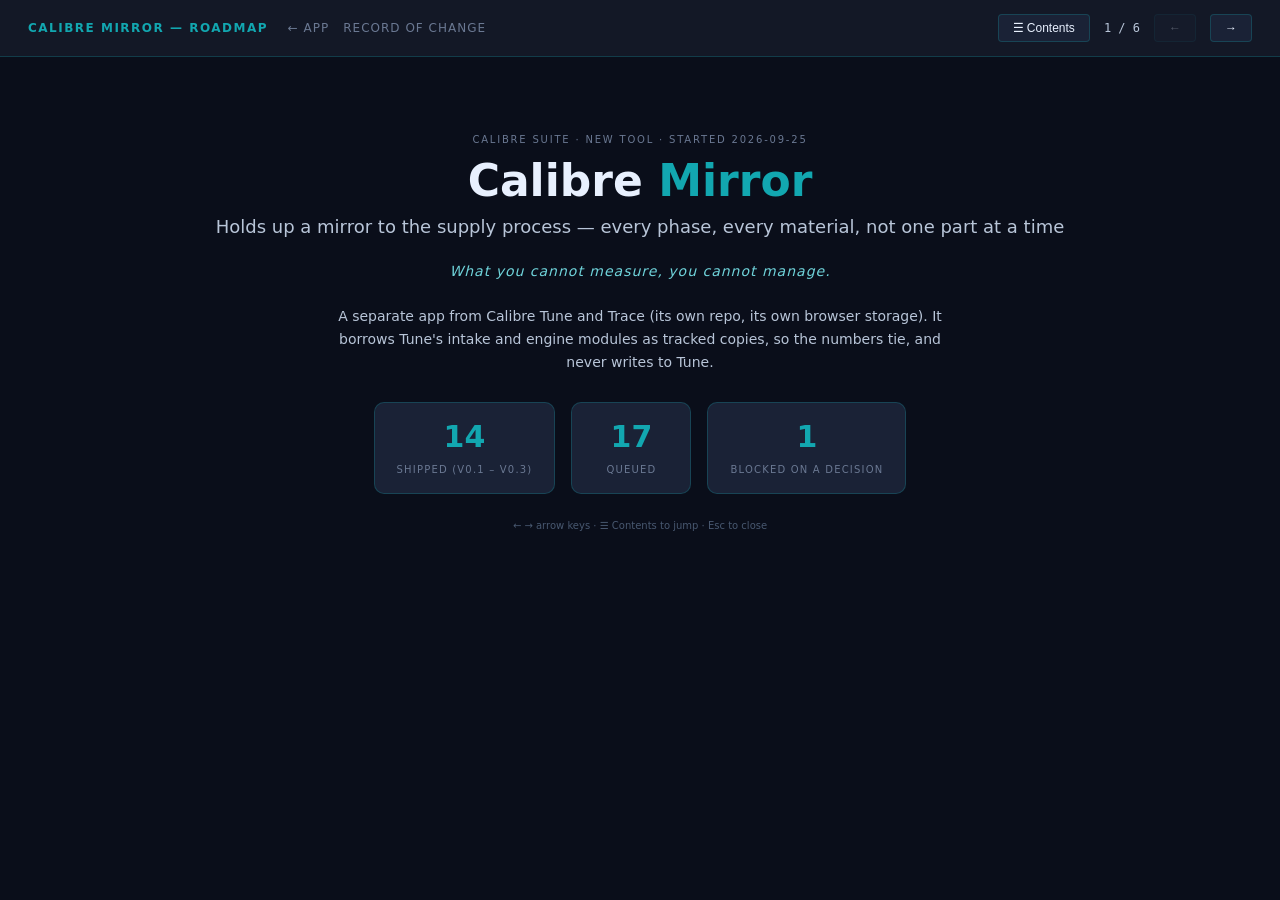
<file: roadmap.html>
<!DOCTYPE html>
<!--═══ BUILD-STAMP ═══════════════════════════════════════════════════════
     Calibre Mirror · Roadmap · v0.3.0-dev
     Repo : https://github.com/aisandbox-bj/Calibre-Mirror
     Same deck grammar as the Calibre Suite roadmap (slides · contents ·
     drag-reorderable pending tiles). Tile order is a per-viewer convenience
     kept in this browser only (localStorage, this app's own key).
═════════════════════════════════════════════════════════════════════════-->
<html lang="en">
<head>
<meta charset="UTF-8">
<meta name="viewport" content="width=device-width, initial-scale=1" />
<title>Calibre Mirror · Roadmap</title>
<style>
  :root {
    --bg-deep: #0a0e1a; --bg-panel: #131826; --bg-card: #1a2236; --bg-card2: #232d44;
    --cal: #12A7B0; --cal-dim: #6fd3da; --cal-soft: rgba(18,167,176,0.12);
    --green: #4caf50; --gold: #ffd54f; --orange: #ff9800; --red: #ef5350; --blue: #64b5f6;
    --text-pri: #e8f0fe; --text-sec: #b8c5d8; --text-dim: #6a7892; --text-faint: #485870;
    --border: rgba(18,167,176,0.25); --border-soft: rgba(255,255,255,0.06);
  }
  * { box-sizing: border-box; margin: 0; padding: 0; }
  html, body { height: 100vh; overflow: hidden; background: var(--bg-deep); color: var(--text-pri); font-family: 'Segoe UI', system-ui, sans-serif; }
  .deck { width: 100vw; height: 100vh; display: flex; flex-direction: column; }
  .nav-bar { display: flex; align-items: center; justify-content: space-between; padding: 14px 28px; background: var(--bg-panel); border-bottom: 1px solid var(--border); flex-shrink: 0; gap: 12px; flex-wrap: wrap; }
  .nav-title { font-size: 12px; font-weight: 600; letter-spacing: 1.5px; text-transform: uppercase; color: var(--cal); }
  .nav-title a { color: var(--text-dim); text-decoration: none; margin-left: 14px; font-weight: 500; letter-spacing: 1px; }
  .nav-title a:hover { color: var(--cal); }
  .nav-controls { display: flex; align-items: center; gap: 14px; }
  .nav-counter { font-size: 12px; color: var(--text-sec); font-family: monospace; }
  .nav-btn { background: var(--bg-card); border: 1px solid var(--border); color: var(--text-pri); padding: 6px 14px; font-size: 12px; cursor: pointer; border-radius: 4px; }
  .nav-btn:hover { background: var(--cal-soft); border-color: var(--cal); }
  .nav-btn:disabled { opacity: 0.3; cursor: not-allowed; }
  .slide-area { flex: 1; overflow-y: auto; padding: 32px 48px 48px; }
  @media (max-width: 700px){ .slide-area { padding: 20px 16px 40px; } }
  .slide { display: none; max-width: 1000px; margin: 0 auto; animation: fadeIn 0.18s ease-out; }
  .slide.active { display: block; }
  @keyframes fadeIn { from { opacity: 0; transform: translateY(6px); } to { opacity: 1; transform: none; } }
  .slide h1 { font-size: 28px; font-weight: 700; margin-bottom: 8px; line-height: 1.25; }
  .slide h2 { font-size: 20px; color: var(--cal); margin: 26px 0 12px; padding-bottom: 6px; border-bottom: 1px solid var(--border); font-weight: 600; }
  .slide p { color: var(--text-sec); margin-bottom: 12px; line-height: 1.65; }
  .slide ul { margin: 0 0 14px 22px; color: var(--text-sec); }
  .slide li { margin-bottom: 6px; line-height: 1.6; }
  .slide strong { color: var(--text-pri); }
  .slide code { font-family: Consolas, monospace; background: var(--bg-card2); padding: 1px 6px; border-radius: 3px; font-size: 12px; color: var(--blue); }
  .eyebrow { font-size: 10px; color: var(--text-dim); letter-spacing: 0.18em; text-transform: uppercase; margin-bottom: 8px; }
  .badge { display: inline-block; font-size: 10px; padding: 3px 10px; border-radius: 12px; letter-spacing: 0.08em; text-transform: uppercase; font-weight: 600; margin-left: 10px; vertical-align: middle; }
  .badge.shipped { background: rgba(76,175,80,0.15); color: var(--green); border: 1px solid rgba(76,175,80,0.3); }
  .badge.next { background: rgba(255,213,79,0.18); color: var(--gold); border: 1px solid rgba(255,213,79,0.4); }
  .badge.pending { background: rgba(100,181,246,0.15); color: var(--blue); border: 1px solid rgba(100,181,246,0.3); }
  .badge.blocked { background: rgba(255,152,0,0.15); color: var(--orange); border: 1px solid rgba(255,152,0,0.4); }
  .badge.future { background: rgba(106,127,160,0.15); color: var(--text-dim); border: 1px solid var(--text-dim); }
  .card { background: var(--bg-card); border: 1px solid var(--border-soft); border-radius: 8px; padding: 16px 20px; margin-bottom: 14px; }
  .card.bar-g { border-left: 4px solid var(--green); } .card.bar-b { border-left: 4px solid var(--blue); } .card.bar-y { border-left: 4px solid var(--gold); }
  .card.bar-r { border-left: 4px solid var(--red); background: rgba(239,83,80,0.05); } .card.bar-o { border-left: 4px solid var(--orange); }
  .card-label { font-size: 10px; color: var(--text-dim); letter-spacing: 0.12em; text-transform: uppercase; margin-bottom: 6px; }
  .card-content { font-size: 13.5px; color: var(--text-pri); line-height: 1.55; }
  .three-col { display: grid; grid-template-columns: repeat(3, 1fr); gap: 14px; margin: 18px 0; }
  @media (max-width: 800px){ .three-col { grid-template-columns: 1fr; } }
  .cover { text-align: center; padding-top: 5vh; }
  .cover h1 { font-size: 44px; } .cover h1 span { color: var(--cal); }
  .cover .sub { font-size: 18px; color: var(--text-sec); margin-bottom: 26px; }
  .cover .tagline { font-size: 14px; color: var(--cal-dim); font-style: italic; letter-spacing: 1px; margin-bottom: 26px; }
  .cover .stats { display: flex; gap: 16px; justify-content: center; margin-top: 28px; flex-wrap: wrap; }
  .cover .stat { background: var(--bg-card); border: 1px solid var(--border); border-radius: 10px; padding: 16px 22px; min-width: 120px; }
  .cover .stat-val { font-size: 30px; font-weight: 700; color: var(--cal); display: block; margin-bottom: 4px; }
  .cover .stat-lbl { font-size: 10px; color: var(--text-dim); letter-spacing: 1.2px; text-transform: uppercase; }
  .kbd-hint { font-size: 10px; color: var(--text-faint); margin-top: 26px; }
  .tile-grid { display: grid; grid-template-columns: repeat(auto-fill, minmax(280px, 1fr)); gap: 10px; margin: 14px 0 22px; }
  .shipped-tile { background: var(--bg-card); border: 1px solid var(--border-soft); border-left: 4px solid var(--green); border-radius: 8px; padding: 12px 16px; }
  .shipped-tile .v { font-size: 11px; color: var(--cal-dim); letter-spacing: 0.06em; text-transform: uppercase; margin-bottom: 4px; font-family: monospace; }
  .shipped-tile .t { font-size: 13px; font-weight: 600; margin-bottom: 4px; line-height: 1.3; }
  .shipped-tile .d { font-size: 11.5px; color: var(--text-sec); line-height: 1.45; }
  .pending-grid { display: grid; grid-template-columns: repeat(auto-fill, minmax(320px, 1fr)); gap: 12px; margin: 18px 0; }
  .pending-tile { position: relative; background: var(--bg-card); border: 1px solid var(--border-soft); border-radius: 8px; padding: 14px 18px; cursor: grab; user-select: none; }
  .pending-tile[data-status="next"] { border-left: 4px solid var(--gold); } .pending-tile[data-status="pending"] { border-left: 4px solid var(--blue); }
  .pending-tile[data-status="blocked"] { border-left: 4px solid var(--orange); } .pending-tile[data-status="future"] { border-left: 4px solid var(--text-dim); }
  .pending-tile.dragging { opacity: 0.4; } .pending-tile.drag-over { border: 1px dashed var(--cal); background: var(--cal-soft); }
  .pt-rank { position: absolute; top: 10px; left: 10px; background: var(--bg-card2); color: var(--cal-dim); font-family: monospace; font-size: 10px; padding: 2px 6px; border-radius: 4px; }
  .pt-handle { position: absolute; top: 10px; right: 12px; color: var(--text-faint); }
  .pt-version { font-size: 10px; color: var(--text-dim); letter-spacing: 0.08em; text-transform: uppercase; margin: 0 0 4px 30px; font-family: monospace; }
  .pt-title { font-size: 14px; font-weight: 600; margin-bottom: 6px; line-height: 1.3; }
  .pt-desc { font-size: 11.5px; color: var(--text-sec); line-height: 1.5; }
  .reset-link { font-size: 11px; color: var(--text-dim); cursor: pointer; text-decoration: underline; background: none; border: none; }
  .toc-overlay { display: none; position: fixed; inset: 0; background: rgba(10,14,26,0.97); z-index: 100; padding: 50px 60px; overflow-y: auto; }
  .toc-overlay.open { display: block; }
  .toc-list { list-style: none; padding: 0; margin: 20px 0 0; }
  .toc-list li { padding: 9px 14px; cursor: pointer; border-radius: 6px; display: flex; gap: 14px; }
  .toc-list li:hover { background: var(--cal-soft); }
  .toc-num { font-family: monospace; color: var(--text-dim); font-size: 11px; min-width: 30px; }
  .toc-close { position: absolute; top: 18px; right: 24px; }
  table.dc { width: 100%; border-collapse: collapse; font-size: 12.5px; margin: 8px 0 16px; }
  table.dc th { text-align: left; color: var(--text-dim); font-size: 10px; letter-spacing: 1px; text-transform: uppercase; padding: 6px 8px; border-bottom: 1px solid var(--border); }
  table.dc td { padding: 6px 8px; border-bottom: 1px solid var(--border-soft); color: var(--text-sec); vertical-align: top; }
  table.dc td:first-child { color: var(--text-pri); white-space: nowrap; }
  @media print { html, body { height: auto; overflow: visible; } .nav-bar { display: none; } .slide { display: block !important; page-break-after: always; } }
</style>
</head>
<body>
<div class="deck">
  <div class="nav-bar">
    <div class="nav-title">Calibre Mirror — Roadmap <a href="index.html">← App</a><a href="record-of-change.html">Record of change</a></div>
    <div class="nav-controls">
      <button class="nav-btn" id="tocBtn">☰ Contents</button>
      <span class="nav-counter" id="counter">1 / 1</span>
      <button class="nav-btn" id="prevBtn" aria-label="Previous slide">←</button>
      <button class="nav-btn" id="nextBtn" aria-label="Next slide">→</button>
    </div>
  </div>

  <div class="slide-area" id="slideArea">

    <div class="slide active cover" data-title="Cover">
      <div class="eyebrow">Calibre suite · new tool · started 2026-09-25</div>
      <h1>Calibre <span>Mirror</span></h1>
      <div class="sub">Holds up a mirror to the supply process — every phase, every material, not one part at a time</div>
      <div class="tagline">What you cannot measure, you cannot manage.</div>
      <p style="max-width:640px;margin:0 auto 12px;font-size:14px;">A separate app from Calibre Tune and Trace (its own repo, its own browser storage). It borrows Tune's intake and engine modules as tracked copies, so the numbers tie, and never writes to Tune.</p>
      <div class="stats">
        <div class="stat"><span class="stat-val">14</span><span class="stat-lbl">Shipped (v0.1 – v0.3)</span></div>
        <div class="stat"><span class="stat-val" id="nPending">—</span><span class="stat-lbl">Queued</span></div>
        <div class="stat"><span class="stat-val">1</span><span class="stat-lbl">Blocked on a decision</span></div>
      </div>
      <div class="kbd-hint">← → arrow keys · ☰ Contents to jump · Esc to close</div>
    </div>

    <div class="slide" data-title="How this works">
      <div class="eyebrow">Working rule — same as the suite</div>
      <h1>How we use this deck</h1>
      <div class="three-col">
        <div class="card bar-g"><div class="card-label">Step 1 — Build</div><div class="card-content">Pre-edit snapshot, edit, browser verification, Record of Change entry, rollback refs cut, push.</div></div>
        <div class="card bar-b"><div class="card-label">Step 2 — Test</div><div class="card-content">Operator runs it on real extracts, off-repo.</div></div>
        <div class="card bar-y"><div class="card-label">Step 3 — Confirm</div><div class="card-content">"Works" or "broken — here's what". Only then the next chunk.</div></div>
      </div>
      <h2>Status badges</h2>
      <ul style="list-style:none;margin-left:0;">
        <li><span class="badge shipped" style="margin-left:0">Shipped</span> built, browser-verified, pushed — pending operator validation until confirmed.</li>
        <li><span class="badge next" style="margin-left:0">Next</span> the chunk we're about to do.</li>
        <li><span class="badge pending" style="margin-left:0">Pending</span> ready when the operator says go.</li>
        <li><span class="badge blocked" style="margin-left:0">Blocked</span> needs a decision or data first.</li>
        <li><span class="badge future" style="margin-left:0">Future</span> later, no schedule.</li>
      </ul>
      <h2>Prime directive — never hide issues</h2>
      <div class="card bar-r"><div class="card-content">Impossible values (negative rebuilt stock, dates out of sequence, POs received without a PR) are listed and drill-able — never smoothed out of a chart. Distributions, not averages: still-open items are shown as lower bounds, both tails reachable.</div></div>
      <h2>Rollback rule</h2>
      <p>Before every push: a <code>backup/pre-&lt;chunk&gt;</code> branch and <code>checkpoint/pre-&lt;chunk&gt;</code> tag at the current <code>origin/main</code>, plus a local <code>_rollback/&lt;CHUNK&gt;-pre/</code> snapshot. Steps are in the Record of Change.</p>
    </div>

    <div class="slide" data-title="What's shipped">
      <div class="eyebrow">v0.1.0-dev – v0.3.0-dev · 2026-09-25 / 26 · browser-verified · pending operator validation</div>
      <h1>What's shipped <span class="badge shipped">v0.3.0-dev</span></h1>
      <div class="tile-grid">
        <div class="shipped-tile"><div class="v">v0.3 · MIRROR</div><div class="t">The mirror — every phase at a glance</div><div class="d">One box-and-whisker per phase on one day scale (completed solid, in flight hatched). Click a phase → its histogram with Completed / In flight switches → click a bar for the materials, PRs and POs.</div></div>
        <div class="shipped-tile"><div class="v">v0.3 · MIRROR-DRILL</div><div class="t">Screener filters + Excel on every drill</div><div class="d">Overdue vs need-by, below Min / SS, stocked out, continuous use, created by, MRP type, supplier, days ≥ N; PR / PO lines or one row per material; Excel with Lines · Materials · About.</div></div>
        <div class="shipped-tile"><div class="v">v0.2 · PERF-NO-SHIFT</div><div class="t">Nothing moves when you click</div><div class="d">Fixed headers with a one-line status strip, re-draws keep the scroll, tables over charts, fixed-height tables, drills and details in docked panels.</div></div>
        <div class="shipped-tile"><div class="v">v0.2 · PERF-DEEPDIVE</div><div class="t">Material deep-dive</div><div class="d">Tailorable block stack: stock vs Min/Max with MRP cadence, events, consumption and chains on one time axis; annual progression; month-on-month band; durations; crossings; order to Max; raw data with the MB51 ledger.</div></div>
        <div class="shipped-tile"><div class="v">v0.2 · drill-down</div><div class="t">From any list to one material and back</div><div class="d">Every drill row opens the deep-dive; Prev / Next through the list; Back restores the view, segment and window.</div></div>
        <div class="shipped-tile"><div class="v">v0.2 · PERF-BANDS</div><div class="t">Month-on-month bands</div><div class="d">Median, mean, P25–P75 and P10–P90 per month or quarter on every leg — is the leg getting faster, and more predictable?</div></div>
        <div class="shipped-tile"><div class="v">v0.2 · PERF-MULTI</div><div class="t">Multi-material views</div><div class="d">PR / PO volumes split MRP vs manual, V1 vs PD or outcome; MRP-activity heat map (materials × weeks); Materials table; annual progression on the Overview.</div></div>
        <div class="shipped-tile"><div class="v">PERF-INT</div><div class="t">Intake — supply-chain performance run</div><div class="d">Tune's intake, adapted: MB51 + Inventory Master + PR History required; the files decide the scope; PR-History DQ checks (need-by %, PO→receipt join); Delivery Date (yyyymmdd) now read; Tune downloads load too.</div></div>
        <div class="shipped-tile"><div class="v">PERF-ENGINE</div><div class="t">Population engine</div><div class="d">Every PR line followed PR → release → PO → 3PL → site → first use with signed durations; daily stock rebuilt for every material. Ties exactly to Trace's chains and Tune's back-calc (built-in parity check).</div></div>
        <div class="shipped-tile"><div class="v">PERF-TRIGGER</div><div class="t">Trigger health &amp; MRP response</div><div class="d">Each time stock crosses Min / SS: was anything on order, how long to a PR, a PO and recovery; days exposed with nothing on order; trigger debt vs MRP cadence; quiet stretches.</div></div>
        <div class="shipped-tile"><div class="v">PERF-LEGS</div><div class="t">Process legs as distributions</div><div class="d">Approval, buyer, PR → PO, supplier (manufacturer), 3PL, end to end, against plan — histograms with still-open items, out-of-sequence bin, per-month boxes with % closed, breakdowns, drill to both tails.</div></div>
        <div class="shipped-tile"><div class="v">PERF-STOCK</div><div class="t">Order sizing &amp; over / under</div><div class="d">V1 order-to-Max ratio at every PR, stock after receipt vs Max, reorder frequency vs plan, receipts vs trigger line, $ over Max, shelf time, stockouts in flight vs nothing on order.</div></div>
        <div class="shipped-tile"><div class="v">PERF-SEG</div><div class="t">Material segments</div><div class="d">Drop-in tiles: quartiles (with cut points), top / bottom %, ranges, value picks with include / exclude, text, PR trigger, plus a time window. Every view follows.</div></div>
        <div class="shipped-tile"><div class="v">PERF-OPS</div><div class="t">Change management</div><div class="d">Own repo + storage namespace, provenance manifest for borrowed files, Record of Change with rollback, genesis + pre-push checkpoints.</div></div>
      </div>
    </div>

    <div class="slide" data-title="What's next">
      <div class="eyebrow">Queue · drag tiles to reorder (saved in this browser only)</div>
      <h1>What's next</h1>
      <div class="pending-grid" id="pendingGrid"></div>
      <button class="reset-link" id="resetOrder">Reset to default order</button>
      <script type="application/json" id="pendingData">[
        {"id": "AGED", "status": "next", "version": "v0.4 · slice 2", "title": "Aged POs and open PRs", "desc": "PO-level lists (the PO is the tracking document): with the supplier (no 107) and blocked stock (107, no 109) aged to the data date; open PRs per material with days open, and whether a later PR's PO already covers them (superseded) or they are stuck."},
        {"id": "CADENCE-MAT", "status": "next", "version": "v0.4 · slice 2", "title": "MRP cadence per material — dead periods and PR bursts", "desc": "Dead period = 14+ days below the trigger line with nothing on order and no PR, marked site-wide quiet (no MRP PRs anywhere — MRP likely not run) or this material only (MRP ran for others). PR bursts = 2+ PRs for one material within 7 days."},
        {"id": "NET-STOCK", "status": "blocked", "version": "Decision + data", "title": "Net stock with reservations (OH + on order − reserved)", "desc": "Today's snapshot is possible from the Inventory Master once the formula is confirmed (its open-PO qty appears to include goods at the 3PL). Every day in the window needs a reservation extract (MB25 / RESB)."},
        {"id": "MANUAL-SWAP", "status": "pending", "version": "v0.4 · slice 3", "title": "MRP PR cancelled → manual PR: do the quantities match?", "desc": "Pair each cancelled MRP PR with the manual PR(s) raised for the material around it; flag when the manual total is more than 15% off (tolerance a setting)."},
        {"id": "REPORT", "status": "pending", "version": "slice 4 · output", "title": "Report output — Letter / widescreen light or dark → PDF", "desc": "Choose and order graphs (stock with the MRP cadence underneath on one time scale, annual progression, bands…), then export US Letter (light) or widescreen 16:9 (light / dark) with tiles you drag, resize, delete and add on a blank page. Built on the deep-dive blocks and Workbench cards."},
        {"id": "VALIDATE", "status": "pending", "version": "Operator · v0.3.0-dev", "title": "Operator validation on real extracts", "desc": "Run a real 150–500k-line MB51 + PR History + Inventory Master through Intake → Workbench. Report timings, anything that looks wrong, and which views earn their place."},
        {"id": "SEG-SAVE", "status": "pending", "version": "v0.2 · segments", "title": "Save, name and compare segments", "desc": "Keep named segments (e.g. 'Top-quartile V1', 'High-value > $10k') and show two segments side by side as small multiples."},
        {"id": "TRACK", "status": "pending", "version": "v0.2 · tracking", "title": "Scorecard snapshots and KPI tracking", "desc": "Save each run's per-leg distributions (and your KPI targets) to a file; compare runs to see whether each leg is improving or drifting."},
        {"id": "ROOT", "status": "pending", "version": "v0.3 · root cause", "title": "Stockout root-cause attribution", "desc": "For every stockout, name the leg that broke: no trigger, late trigger, slow approval, slow buyer, supplier late, 3PL slow, or Min too low for the lead time."},
        {"id": "PD-DEMAND", "status": "pending", "version": "v0.3 · PD", "title": "PD demand-driven response", "desc": "PD without safety stock is triggered by reservations, which MB51 doesn't carry. Add IW39 / reservation data to measure 'job waited for the part' and PR response to demand."},
        {"id": "SPLIT", "status": "pending", "version": "v0.2 · supplier", "title": "Split deliveries and quantity fill", "desc": "Count 107 / 109 lines per PO and compare received qty with the PR qty, per manufacturer."},
        {"id": "LAG", "status": "pending", "version": "v0.2 · data discipline", "title": "Posting lag / back-dating", "desc": "Entry Date vs Posting Date is now captured from MB51 — show how late receipts and issues are keyed."},
        {"id": "STO", "status": "future", "version": "v0.3 · cover", "title": "Stock-transfer in-transit as cover", "desc": "Count 641 → 101 stock-transfer quantities in transit as cover in trigger health."},
        {"id": "WORKER", "status": "future", "version": "Performance", "title": "Background build for very large files", "desc": "Move the engine into a Web Worker if real 500k-line builds make the page stall (the 450k-row synthetic test built in ~1.8 s)."},
        {"id": "VENDOR", "status": "future", "version": "Next phase, if ever", "title": "Real vendor + PO data", "desc": "Replace manufacturer-as-vendor with the MB51 Vendor column or a PO extract (PO qty, price, confirmed date) for on-time-in-full."},
        {"id": "MINMAX-HIST", "status": "future", "version": "Data", "title": "Historical Min / Max", "desc": "Material-master change documents would let order-to-Max and trigger lines use the values in force at the time, not today's."},
        {"id": "PAGES", "status": "blocked", "version": "Operator decision", "title": "Publish on GitHub Pages", "desc": "Enables live testing like Tune. A repository setting — waiting for the operator's OK."}
      ]</script>
    </div>

    <div class="slide" data-title="Decisions & open questions">
      <div class="eyebrow">Locked 2026-09-25 unless noted</div>
      <h1>Decisions &amp; open questions</h1>
      <div class="card bar-g"><div class="card-label">Separate app</div><div class="card-content">Own repo (<code>aisandbox-bj/Calibre-Mirror</code>), own storage namespace (<code>mrpPerf</code>). Tune and Trace are not touched. Tune's shared modules are copied with a provenance manifest (source commit + SHA-256) so drift shows.</div></div>
      <div class="card bar-g"><div class="card-label">Same intake</div><div class="card-content">Tune's intake module, adapted. The input files decide the scope. V1 and PD both assessed. MB51 expected at 150k–500k lines.</div></div>
      <div class="card bar-g"><div class="card-label">Cohort anchoring</div><div class="card-content">Each leg anchored on its own start: PR→PO by PR-created month · supplier by PO month · 3PL by month goods reached the 3PL. Months are provisional until 90% have closed; open items count as lower bounds.</div></div>
      <div class="card bar-g"><div class="card-label">Trigger health</div><div class="card-content">Below the trigger line with NO open PO and NOTHING at the 3PL. A PR alone is not cover. Stock is rebuilt daily from MB51 — no daily snapshots needed.</div></div>
      <div class="card bar-g"><div class="card-label">Vendor, PO data, reporting</div><div class="card-content">Manufacturer stands in for vendor for now. No PO details (next phase, if ever). Workbench first; reporting module later. KPI targets entered once the baseline is seen.</div></div>
      <div class="card bar-g"><div class="card-label">Settled 2026-09-26 — 107 / 109</div><div class="card-content">107 = arrived at the 3PL (blocked stock); 109 = received at site. The 3PL leg is 107 → 109; blocked stock is a 107 with no 109 (operator).</div></div>
      <div class="card bar-g"><div class="card-label">Name — Calibre Mirror (2026-09-26)</div><div class="card-content">"It holds up a mirror and tells you what you look like — an objective assessment of where you are." Repo renamed to <code>Calibre-Mirror</code>; browser storage keeps its <code>mrpPerf</code> namespace so saved data carries over.</div></div>
      <div class="card bar-o"><div class="card-label">Found while building — PD without safety stock</div><div class="card-content">Zero stock isn't a trigger for PD without SS (MRP acts on reservations). Those stockouts are counted but kept out of trigger-response and trigger-debt, and named on the view.</div></div>
    </div>

    <div class="slide" data-title="Data contract">
      <div class="eyebrow">What the app reads</div>
      <h1>Data contract</h1>
      <table class="dc">
        <tr><th>File</th><th>Columns the performance views use</th><th>Used for</th></tr>
        <tr><td>MB51</td><td>Posting Date · Material · Movement Type · Quantity · Purchase order · (Amt.in Loc.Cur. · Entry Date · Storage Location)</td><td>Stock rebuild · 107 arrival at 3PL · 109 site receipt · 261 first use · consumption</td></tr>
        <tr><td>PR History</td><td>Purchase Requisition · Item · Material · Requisition date · Release Date · Purchase order · Purchase Order Date · Changed On · Deletion Indicator · Processing status · Creation indicator · Quantity requested · Purchasing Group · <b>Delivery Date</b></td><td>Chains · cancellations / churn · MRP vs manual · need-by (plan)</td></tr>
        <tr><td>Inventory Master</td><td>Material · Unrestricted · MRP Type · Reorder Point · Maximum Stock Level · Safety Stock · Mfg Name · Moving price · Material Group · Purchasing Group · (extract date)</td><td>Stock anchor · trigger line · Max · manufacturer · unit cost · segments</td></tr>
      </table>
      <p>Same canonical JSON as Calibre Tune (<code>SCHEMA_VERSION 1.0.0</code>). New fields are additive; a Tune dataset download loads here unchanged (it carries only the materials that assessment kept).</p>
    </div>

  </div>
</div>

<div class="toc-overlay" id="toc" role="dialog" aria-label="Contents">
  <button class="nav-btn toc-close" id="tocClose">✕ Close</button>
  <h2 style="color:var(--cal)">Contents</h2>
  <ul class="toc-list" id="tocList"></ul>
</div>

<script>
(function(){
  const slides = [...document.querySelectorAll('.slide')];
  let cur = 0;
  const counter = document.getElementById('counter');
  function show(i){
    cur = Math.max(0, Math.min(slides.length - 1, i));
    slides.forEach((s, k) => s.classList.toggle('active', k === cur));
    counter.textContent = (cur + 1) + ' / ' + slides.length;
    document.getElementById('prevBtn').disabled = cur === 0;
    document.getElementById('nextBtn').disabled = cur === slides.length - 1;
    document.getElementById('slideArea').scrollTop = 0;
  }
  document.getElementById('prevBtn').addEventListener('click', () => show(cur - 1));
  document.getElementById('nextBtn').addEventListener('click', () => show(cur + 1));
  const toc = document.getElementById('toc');
  document.getElementById('tocList').innerHTML = slides.map((s, i) => `<li data-i="${i}"><span class="toc-num">${String(i + 1).padStart(2, '0')}</span><span>${s.dataset.title}</span></li>`).join('');
  document.querySelectorAll('#tocList li').forEach(li => li.addEventListener('click', () => { show(+li.dataset.i); toc.classList.remove('open'); }));
  document.getElementById('tocBtn').addEventListener('click', () => toc.classList.add('open'));
  document.getElementById('tocClose').addEventListener('click', () => toc.classList.remove('open'));
  document.addEventListener('keydown', (e) => {
    if (e.key === 'Escape') toc.classList.remove('open');
    if (e.target.closest && e.target.closest('input,textarea')) return;
    if (e.key === 'ArrowRight') show(cur + 1);
    if (e.key === 'ArrowLeft') show(cur - 1);
  });

  /* pending tiles — drag to reorder; order kept per viewer (try/catch: storage may be blocked) */
  const KEY = 'mrpPerf.roadmap.order';
  const data = JSON.parse(document.getElementById('pendingData').textContent);
  const esc = (s) => String(s).replace(/[&<>"]/g, c => ({ '&':'&amp;', '<':'&lt;', '>':'&gt;', '"':'&quot;' })[c]);
  let order = data.map(d => d.id);
  try { const saved = JSON.parse(localStorage.getItem(KEY) || 'null'); if (Array.isArray(saved)) order = saved.filter(id => data.some(d => d.id === id)).concat(data.map(d => d.id).filter(id => !saved.includes(id))); } catch (e) {}
  document.getElementById('nPending').textContent = data.length;
  const grid = document.getElementById('pendingGrid');
  function render(){
    grid.innerHTML = order.map((id, i) => { const d = data.find(x => x.id === id);
      return `<div class="pending-tile" draggable="true" data-id="${d.id}" data-status="${d.status}"><span class="pt-rank">#${i + 1}</span><span class="pt-handle">⋮⋮</span>
        <div class="pt-version">${esc(d.version)}</div><div class="pt-title">${esc(d.title)} <span class="badge ${d.status}" style="margin-left:4px">${d.status}</span></div><div class="pt-desc">${esc(d.desc)}</div></div>`; }).join('');
    let dragId = null;
    grid.querySelectorAll('.pending-tile').forEach(t => {
      t.addEventListener('dragstart', () => { dragId = t.dataset.id; t.classList.add('dragging'); });
      t.addEventListener('dragend', () => t.classList.remove('dragging'));
      t.addEventListener('dragover', (e) => { e.preventDefault(); t.classList.add('drag-over'); });
      t.addEventListener('dragleave', () => t.classList.remove('drag-over'));
      t.addEventListener('drop', (e) => {
        e.preventDefault(); t.classList.remove('drag-over');
        if (!dragId || dragId === t.dataset.id) return;
        order = order.filter(x => x !== dragId); order.splice(order.indexOf(t.dataset.id), 0, dragId);
        try { localStorage.setItem(KEY, JSON.stringify(order)); } catch (err) {}
        render();
      });
    });
  }
  document.getElementById('resetOrder').addEventListener('click', () => { order = data.map(d => d.id); try { localStorage.removeItem(KEY); } catch (e) {} render(); });
  render(); show(0);
})();
</script>
</body>
</html>
</file>
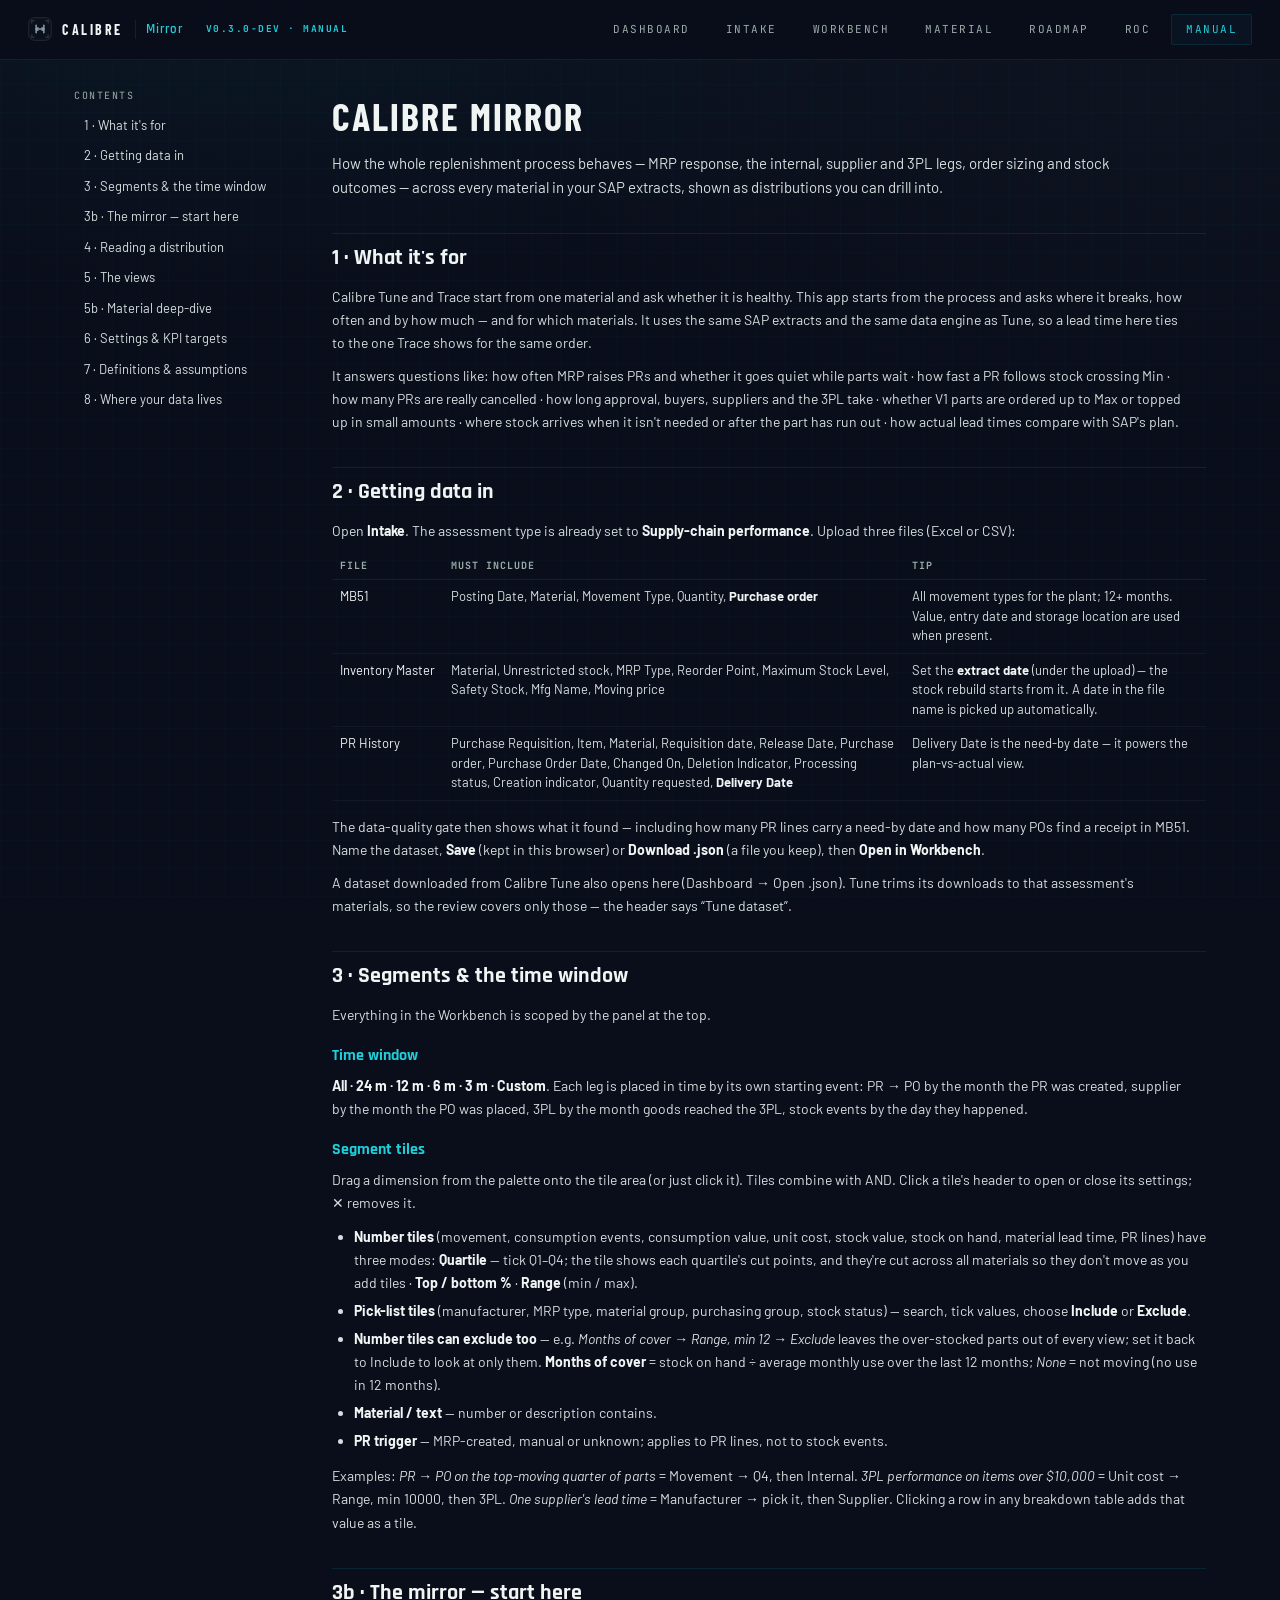
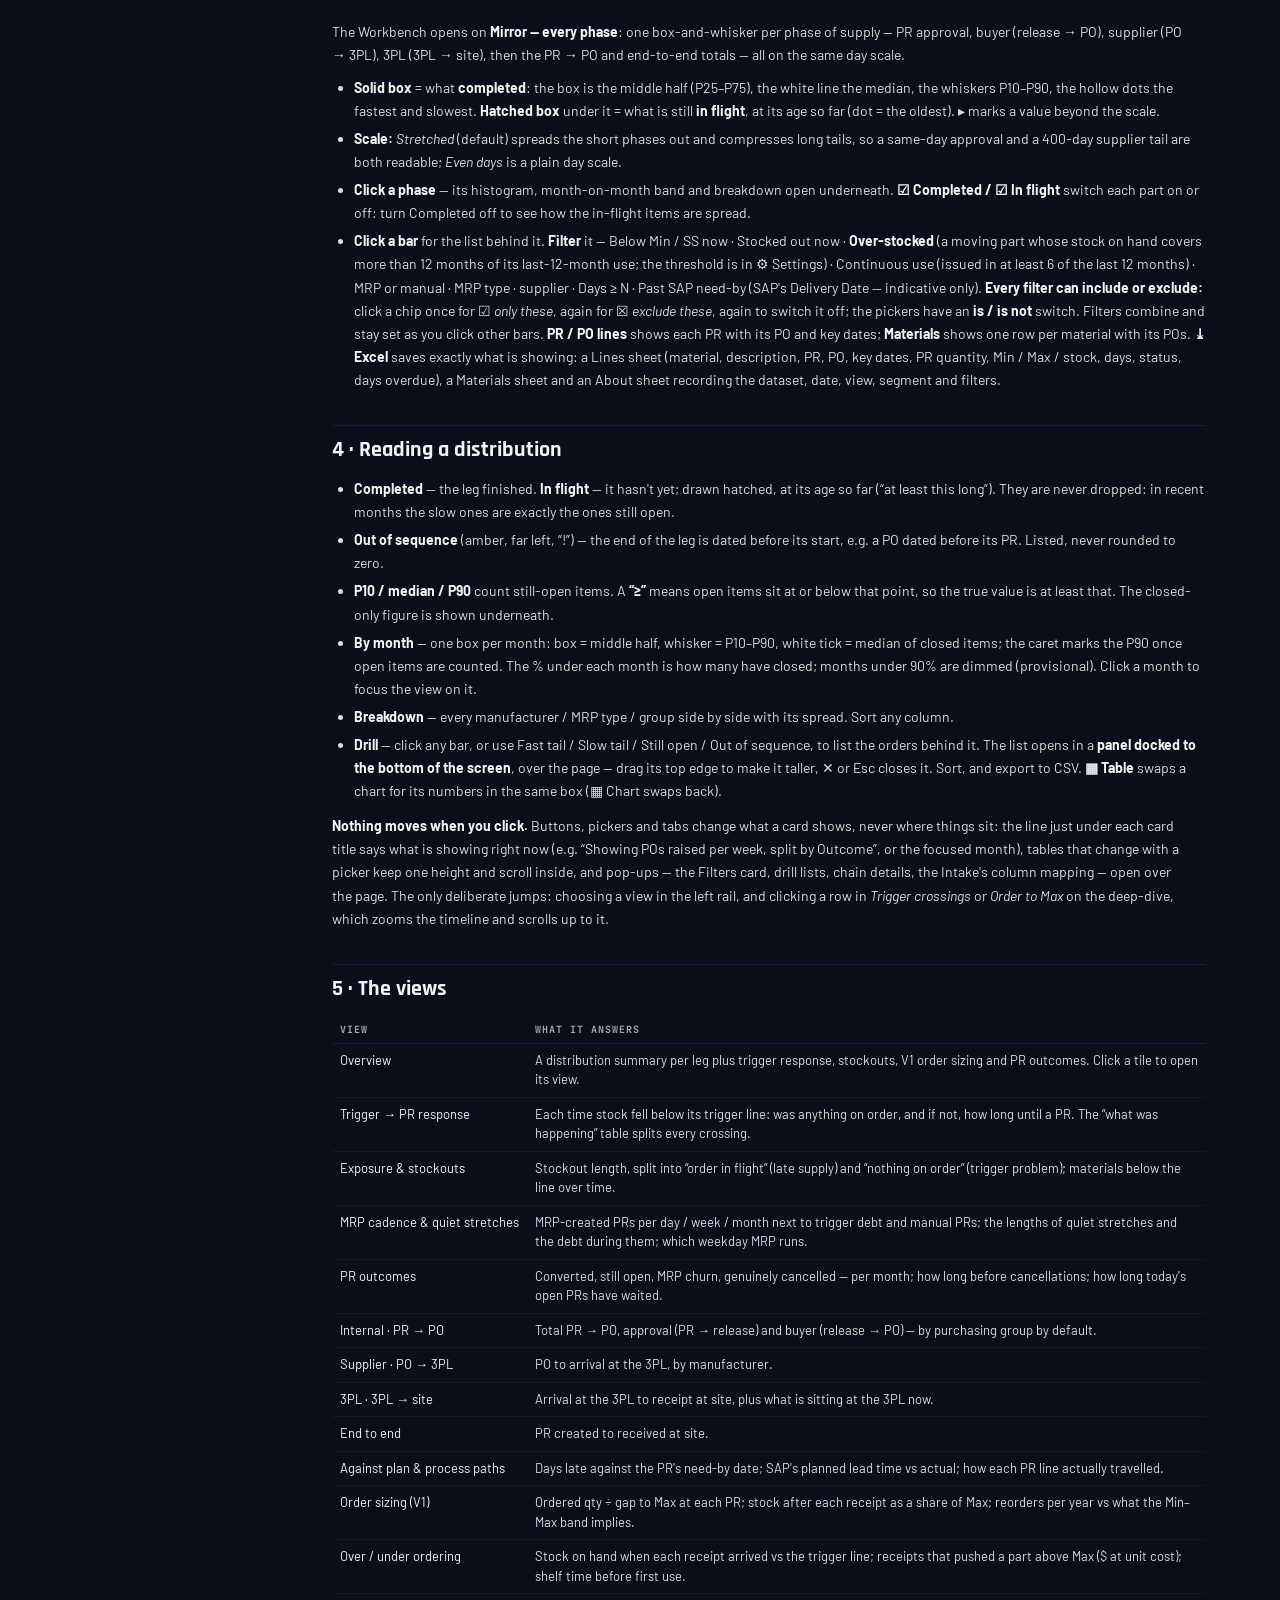
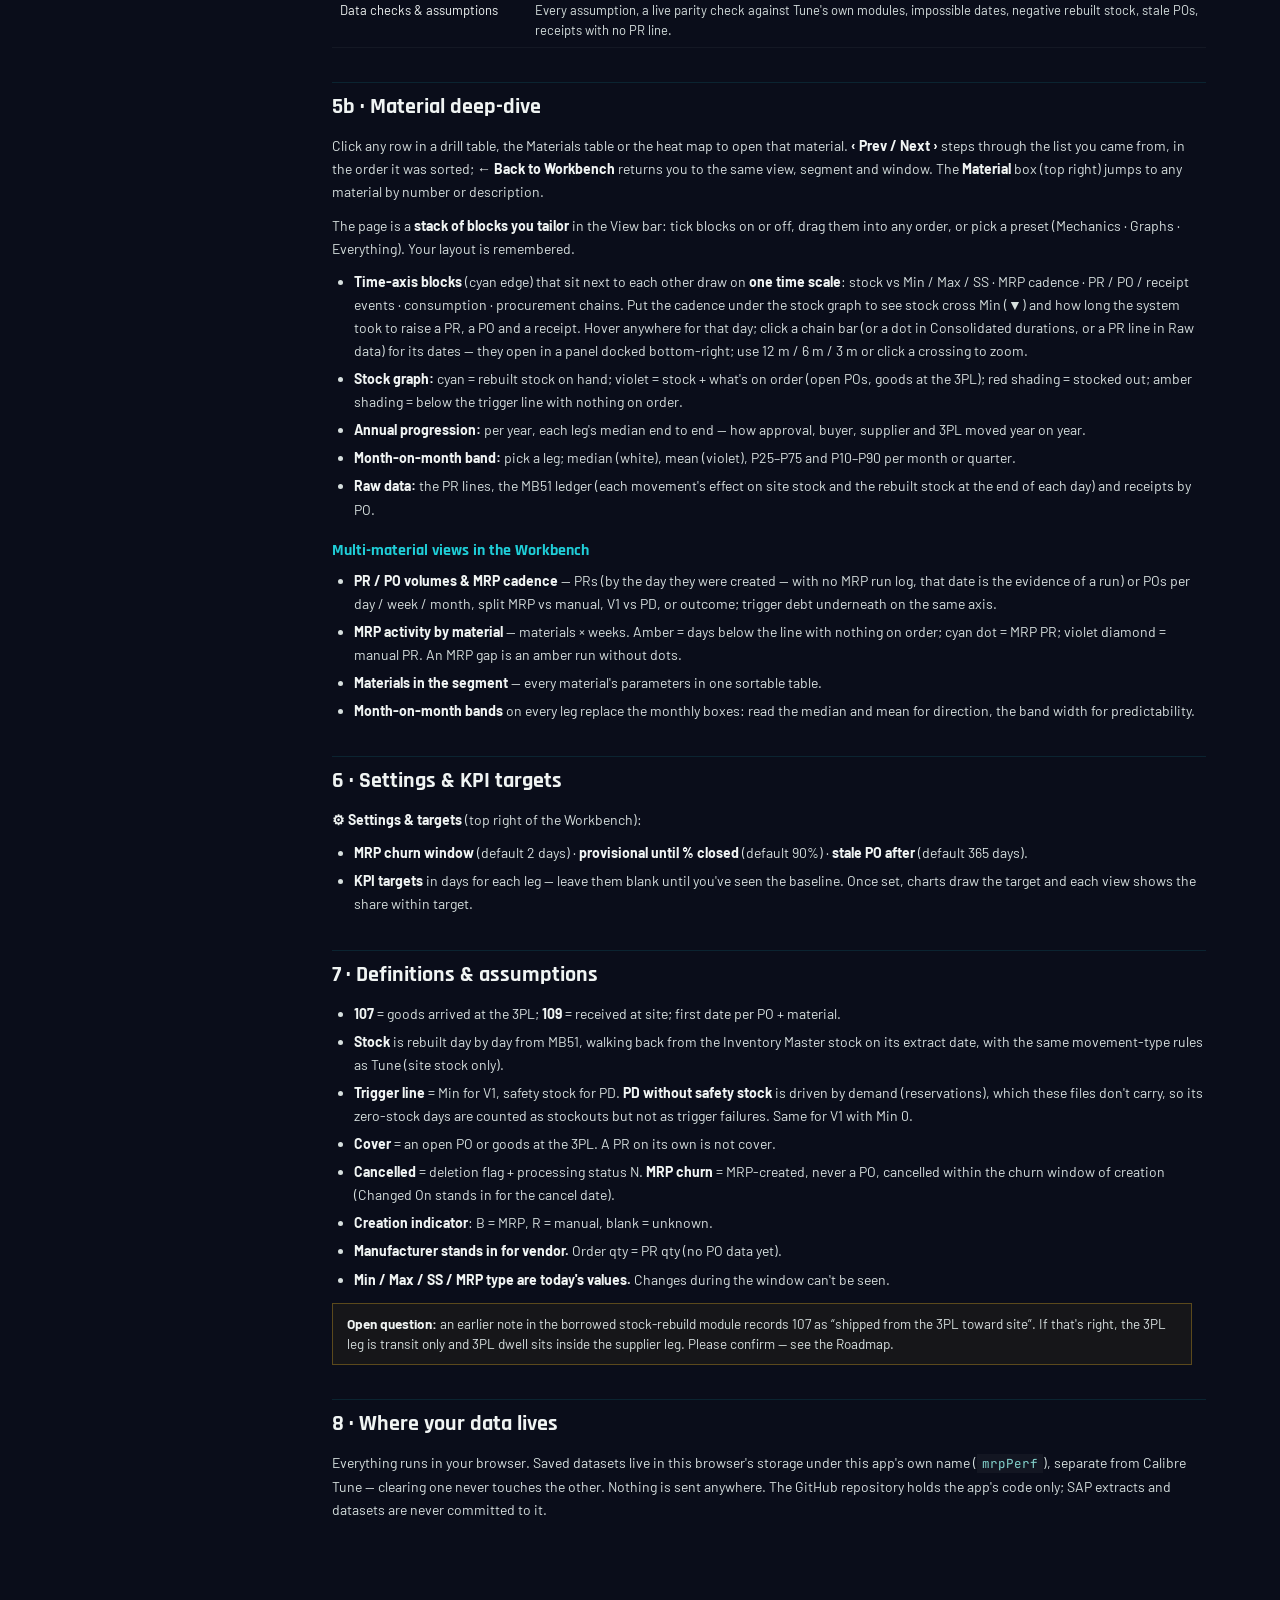
<file: user-manual.html>
<!DOCTYPE html>
<!--═══ BUILD-STAMP ═══════════════════════════════════════════════════════
     Calibre Mirror · User manual · v0.3.0-dev
     Repo : https://github.com/aisandbox-bj/Calibre-Mirror
═════════════════════════════════════════════════════════════════════════-->
<html lang="en">
<head>
<meta charset="UTF-8" />
<meta name="viewport" content="width=device-width, initial-scale=1" />
<title>Calibre Mirror · Manual</title>
<meta name="app-version" content="0.3.0-dev" />
<link rel="stylesheet" href="shared/brand-tokens.css" />
<link rel="stylesheet" href="shared/perf.css" />
<style>
.doc{ display:grid; grid-template-columns:230px minmax(0, 1fr); gap:28px; max-width:1180px; margin:0 auto; padding:28px 24px 90px; position:relative; z-index:1; }
@media (max-width:860px){ .doc{ grid-template-columns:1fr; } .toc{ position:static !important; } }
.toc{ position:sticky; top:74px; align-self:start; display:flex; flex-direction:column; gap:3px; }
.toc a{ font-size:13px; color:var(--text-sec); padding:4px 8px; border-left:2px solid transparent; }
.toc a:hover{ color:var(--accent); border-left-color:var(--accent); }
.toc .lab{ font-family:var(--font-mono); font-size:10px; letter-spacing:1.5px; text-transform:uppercase; color:var(--text-muted); margin-bottom:6px; }
article h1{ font-family:var(--font-display); font-size:38px; letter-spacing:2px; text-transform:uppercase; color:var(--text-pri); margin-bottom:6px; }
article .lead{ font-size:15px; color:var(--text-sec); line-height:1.6; margin-bottom:20px; max-width:800px; }
article h2{ font-family:var(--font-heading); font-size:22px; color:var(--text-pri); margin:34px 0 10px; padding-top:8px; border-top:1px solid var(--border-soft); }
article h3{ font-family:var(--font-heading); font-size:16px; color:var(--accent); margin:18px 0 6px; }
article p, article li{ font-size:14px; color:var(--text-sec); line-height:1.65; }
article p{ margin-bottom:10px; max-width:860px; }
article ul, article ol{ margin:0 0 12px 22px; max-width:860px; }
article li{ margin-bottom:5px; }
article b{ color:var(--text-pri); }
article code{ font-family:var(--font-mono); font-size:12.5px; color:var(--accent-soft); background:rgba(255,255,255,.04); padding:1px 5px; }
.callout{ border:1px solid rgba(251,191,36,.3); background:rgba(251,191,36,.05); padding:10px 14px; margin:12px 0; font-size:13.5px; color:var(--text-sec); max-width:860px; }
table.m{ border-collapse:collapse; font-size:13px; margin:8px 0 14px; max-width:900px; width:100%; }
table.m th{ text-align:left; font-family:var(--font-mono); font-size:10px; letter-spacing:1px; text-transform:uppercase; color:var(--text-muted); padding:6px 8px; border-bottom:1px solid var(--border-soft); }
table.m td{ padding:7px 8px; border-bottom:1px solid rgba(155,171,168,.07); color:var(--text-sec); vertical-align:top; }
table.m td:first-child{ color:var(--text-pri); white-space:nowrap; }
</style>
</head>
<body>
<nav class="appnav">
  <div class="brand">
    <span class="brand-mark"><svg viewBox="0 0 100 100" fill="none" role="img" aria-label="Calibre"><rect x="3" y="3" width="94" height="94" rx="24" fill="#0B111B" stroke="currentColor" stroke-opacity=".42" stroke-width="2"/><g stroke="currentColor" stroke-opacity=".55" stroke-width="2.4" stroke-linecap="round"><path d="M16 16 H26 M16 16 V26"/><path d="M84 16 H74 M84 16 V26"/><path d="M16 84 H26 M16 84 V74"/><path d="M84 84 H74 M84 84 V74"/></g><g stroke="currentColor" stroke-width="6.5" stroke-linecap="round" stroke-linejoin="round" fill="none"><path d="M34 34 V66"/><path d="M66 34 V66"/><path d="M34 50 H66"/><path d="M34 50 L41 45 M34 50 L41 55"/><path d="M66 50 L59 45 M66 50 L59 55"/></g></svg></span>
    Calibre
    <span class="brand-app">Mirror</span>
    <a class="sub" href="record-of-change.html">v0.3.0-dev · Manual</a>
  </div>
  <div class="links">
    <a href="index.html">Dashboard</a>
    <a href="intake/intake.html">Intake</a>
    <a href="workbench/workbench.html">Workbench</a>
    <a href="material/material.html">Material</a>
    <a href="roadmap.html">Roadmap</a>
    <a href="record-of-change.html">RoC</a>
    <a href="user-manual.html" class="active">Manual</a>
  </div>
</nav>

<div class="doc">
  <nav class="toc" aria-label="Contents">
    <div class="lab">Contents</div>
    <a href="#what">1 · What it's for</a>
    <a href="#data">2 · Getting data in</a>
    <a href="#segments">3 · Segments &amp; the time window</a>
    <a href="#mirror">3b · The mirror — start here</a>
    <a href="#reading">4 · Reading a distribution</a>
    <a href="#views">5 · The views</a>
    <a href="#deepdive">5b · Material deep-dive</a>
    <a href="#targets">6 · Settings &amp; KPI targets</a>
    <a href="#assume">7 · Definitions &amp; assumptions</a>
    <a href="#storage">8 · Where your data lives</a>
  </nav>
  <article>
    <h1>Calibre Mirror</h1>
    <p class="lead">How the whole replenishment process behaves — MRP response, the internal, supplier and 3PL legs, order sizing and stock outcomes — across every material in your SAP extracts, shown as distributions you can drill into.</p>

    <h2 id="what">1 · What it's for</h2>
    <p>Calibre Tune and Trace start from one material and ask whether it is healthy. This app starts from the process and asks where it breaks, how often and by how much — and for which materials. It uses the same SAP extracts and the same data engine as Tune, so a lead time here ties to the one Trace shows for the same order.</p>
    <p>It answers questions like: how often MRP raises PRs and whether it goes quiet while parts wait · how fast a PR follows stock crossing Min · how many PRs are really cancelled · how long approval, buyers, suppliers and the 3PL take · whether V1 parts are ordered up to Max or topped up in small amounts · where stock arrives when it isn't needed or after the part has run out · how actual lead times compare with SAP's plan.</p>

    <h2 id="data">2 · Getting data in</h2>
    <p>Open <b>Intake</b>. The assessment type is already set to <b>Supply-chain performance</b>. Upload three files (Excel or CSV):</p>
    <table class="m">
      <tr><th>File</th><th>Must include</th><th>Tip</th></tr>
      <tr><td>MB51</td><td>Posting Date, Material, Movement Type, Quantity, <b>Purchase order</b></td><td>All movement types for the plant; 12+ months. Value, entry date and storage location are used when present.</td></tr>
      <tr><td>Inventory Master</td><td>Material, Unrestricted stock, MRP Type, Reorder Point, Maximum Stock Level, Safety Stock, Mfg Name, Moving price</td><td>Set the <b>extract date</b> (under the upload) — the stock rebuild starts from it. A date in the file name is picked up automatically.</td></tr>
      <tr><td>PR History</td><td>Purchase Requisition, Item, Material, Requisition date, Release Date, Purchase order, Purchase Order Date, Changed On, Deletion Indicator, Processing status, Creation indicator, Quantity requested, <b>Delivery Date</b></td><td>Delivery Date is the need-by date — it powers the plan-vs-actual view.</td></tr>
    </table>
    <p>The data-quality gate then shows what it found — including how many PR lines carry a need-by date and how many POs find a receipt in MB51. Name the dataset, <b>Save</b> (kept in this browser) or <b>Download .json</b> (a file you keep), then <b>Open in Workbench</b>.</p>
    <p>A dataset downloaded from Calibre Tune also opens here (Dashboard → Open .json). Tune trims its downloads to that assessment's materials, so the review covers only those — the header says “Tune dataset”.</p>

    <h2 id="segments">3 · Segments &amp; the time window</h2>
    <p>Everything in the Workbench is scoped by the panel at the top.</p>
    <h3>Time window</h3>
    <p><b>All · 24 m · 12 m · 6 m · 3 m · Custom</b>. Each leg is placed in time by its own starting event: PR → PO by the month the PR was created, supplier by the month the PO was placed, 3PL by the month goods reached the 3PL, stock events by the day they happened.</p>
    <h3>Segment tiles</h3>
    <p>Drag a dimension from the palette onto the tile area (or just click it). Tiles combine with AND. Click a tile's header to open or close its settings; ✕ removes it.</p>
    <ul>
      <li><b>Number tiles</b> (movement, consumption events, consumption value, unit cost, stock value, stock on hand, material lead time, PR lines) have three modes: <b>Quartile</b> — tick Q1–Q4; the tile shows each quartile's cut points, and they're cut across all materials so they don't move as you add tiles · <b>Top / bottom %</b> · <b>Range</b> (min / max).</li>
      <li><b>Pick-list tiles</b> (manufacturer, MRP type, material group, purchasing group, stock status) — search, tick values, choose <b>Include</b> or <b>Exclude</b>.</li>
      <li><b>Number tiles can exclude too</b> — e.g. <i>Months of cover → Range, min 12 → Exclude</i> leaves the over-stocked parts out of every view; set it back to Include to look at only them. <b>Months of cover</b> = stock on hand ÷ average monthly use over the last 12 months; <i>None</i> = not moving (no use in 12 months).</li>
      <li><b>Material / text</b> — number or description contains.</li>
      <li><b>PR trigger</b> — MRP-created, manual or unknown; applies to PR lines, not to stock events.</li>
    </ul>
    <p>Examples: <i>PR → PO on the top-moving quarter of parts</i> = Movement → Q4, then Internal. <i>3PL performance on items over $10,000</i> = Unit cost → Range, min 10000, then 3PL. <i>One supplier's lead time</i> = Manufacturer → pick it, then Supplier. Clicking a row in any breakdown table adds that value as a tile.</p>

    <h2 id="mirror">3b · The mirror — start here</h2>
    <p>The Workbench opens on <b>Mirror — every phase</b>: one box-and-whisker per phase of supply — PR approval, buyer (release → PO), supplier (PO → 3PL), 3PL (3PL → site), then the PR → PO and end-to-end totals — all on the same day scale.</p>
    <ul>
      <li><b>Solid box</b> = what <b>completed</b>: the box is the middle half (P25–P75), the white line the median, the whiskers P10–P90, the hollow dots the fastest and slowest. <b>Hatched box</b> under it = what is still <b>in flight</b>, at its age so far (dot = the oldest). ▸ marks a value beyond the scale.</li>
      <li><b>Scale:</b> <i>Stretched</i> (default) spreads the short phases out and compresses long tails, so a same-day approval and a 400-day supplier tail are both readable; <i>Even days</i> is a plain day scale.</li>
      <li><b>Click a phase</b> — its histogram, month-on-month band and breakdown open underneath. <b>☑ Completed / ☑ In flight</b> switch each part on or off: turn Completed off to see how the in-flight items are spread.</li>
      <li><b>Click a bar</b> for the list behind it. <b>Filter</b> it — Below Min / SS now · Stocked out now · <b>Over-stocked</b> (a moving part whose stock on hand covers more than 12 months of its last-12-month use; the threshold is in ⚙ Settings) · Continuous use (issued in at least 6 of the last 12 months) · MRP or manual · MRP type · supplier · Days ≥ N · Past SAP need-by (SAP's Delivery Date — indicative only). <b>Every filter can include or exclude:</b> click a chip once for ☑ <i>only these</i>, again for ☒ <i>exclude these</i>, again to switch it off; the pickers have an <b>is / is not</b> switch. Filters combine and stay set as you click other bars. <b>PR / PO lines</b> shows each PR with its PO and key dates; <b>Materials</b> shows one row per material with its POs. <b>⤓ Excel</b> saves exactly what is showing: a Lines sheet (material, description, PR, PO, key dates, PR quantity, Min / Max / stock, days, status, days overdue), a Materials sheet and an About sheet recording the dataset, date, view, segment and filters.</li>
    </ul>

    <h2 id="reading">4 · Reading a distribution</h2>
    <ul>
      <li><b>Completed</b> — the leg finished. <b>In flight</b> — it hasn't yet; drawn hatched, at its age so far (“at least this long”). They are never dropped: in recent months the slow ones are exactly the ones still open.</li>
      <li><b>Out of sequence</b> (amber, far left, “!”) — the end of the leg is dated before its start, e.g. a PO dated before its PR. Listed, never rounded to zero.</li>
      <li><b>P10 / median / P90</b> count still-open items. A <b>“≥”</b> means open items sit at or below that point, so the true value is at least that. The closed-only figure is shown underneath.</li>
      <li><b>By month</b> — one box per month: box = middle half, whisker = P10–P90, white tick = median of closed items; the caret marks the P90 once open items are counted. The % under each month is how many have closed; months under 90% are dimmed (provisional). Click a month to focus the view on it.</li>
      <li><b>Breakdown</b> — every manufacturer / MRP type / group side by side with its spread. Sort any column.</li>
      <li><b>Drill</b> — click any bar, or use Fast tail / Slow tail / Still open / Out of sequence, to list the orders behind it. The list opens in a <b>panel docked to the bottom of the screen</b>, over the page — drag its top edge to make it taller, ✕ or Esc closes it. Sort, and export to CSV. <b>▦ Table</b> swaps a chart for its numbers in the same box (▦ Chart swaps back).</li>
    </ul>
    <p><b>Nothing moves when you click.</b> Buttons, pickers and tabs change what a card shows, never where things sit: the line just under each card title says what is showing right now (e.g. “Showing POs raised per week, split by Outcome”, or the focused month), tables that change with a picker keep one height and scroll inside, and pop-ups — the Filters card, drill lists, chain details, the Intake's column mapping — open over the page. The only deliberate jumps: choosing a view in the left rail, and clicking a row in <i>Trigger crossings</i> or <i>Order to Max</i> on the deep-dive, which zooms the timeline and scrolls up to it.</p>

    <h2 id="views">5 · The views</h2>
    <table class="m">
      <tr><th>View</th><th>What it answers</th></tr>
      <tr><td>Overview</td><td>A distribution summary per leg plus trigger response, stockouts, V1 order sizing and PR outcomes. Click a tile to open its view.</td></tr>
      <tr><td>Trigger → PR response</td><td>Each time stock fell below its trigger line: was anything on order, and if not, how long until a PR. The “what was happening” table splits every crossing.</td></tr>
      <tr><td>Exposure &amp; stockouts</td><td>Stockout length, split into “order in flight” (late supply) and “nothing on order” (trigger problem); materials below the line over time.</td></tr>
      <tr><td>MRP cadence &amp; quiet stretches</td><td>MRP-created PRs per day / week / month next to trigger debt and manual PRs; the lengths of quiet stretches and the debt during them; which weekday MRP runs.</td></tr>
      <tr><td>PR outcomes</td><td>Converted, still open, MRP churn, genuinely cancelled — per month; how long before cancellations; how long today's open PRs have waited.</td></tr>
      <tr><td>Internal · PR → PO</td><td>Total PR → PO, approval (PR → release) and buyer (release → PO) — by purchasing group by default.</td></tr>
      <tr><td>Supplier · PO → 3PL</td><td>PO to arrival at the 3PL, by manufacturer.</td></tr>
      <tr><td>3PL · 3PL → site</td><td>Arrival at the 3PL to receipt at site, plus what is sitting at the 3PL now.</td></tr>
      <tr><td>End to end</td><td>PR created to received at site.</td></tr>
      <tr><td>Against plan &amp; process paths</td><td>Days late against the PR's need-by date; SAP's planned lead time vs actual; how each PR line actually travelled.</td></tr>
      <tr><td>Order sizing (V1)</td><td>Ordered qty ÷ gap to Max at each PR; stock after each receipt as a share of Max; reorders per year vs what the Min–Max band implies.</td></tr>
      <tr><td>Over / under ordering</td><td>Stock on hand when each receipt arrived vs the trigger line; receipts that pushed a part above Max ($ at unit cost); shelf time before first use.</td></tr>
      <tr><td>Data checks &amp; assumptions</td><td>Every assumption, a live parity check against Tune's own modules, impossible dates, negative rebuilt stock, stale POs, receipts with no PR line.</td></tr>
    </table>

    <h2 id="deepdive">5b · Material deep-dive</h2>
    <p>Click any row in a drill table, the Materials table or the heat map to open that material. <b>‹ Prev / Next ›</b> steps through the list you came from, in the order it was sorted; <b>← Back to Workbench</b> returns you to the same view, segment and window. The <b>Material</b> box (top right) jumps to any material by number or description.</p>
    <p>The page is a <b>stack of blocks you tailor</b> in the View bar: tick blocks on or off, drag them into any order, or pick a preset (Mechanics · Graphs · Everything). Your layout is remembered.</p>
    <ul>
      <li><b>Time-axis blocks</b> (cyan edge) that sit next to each other draw on <b>one time scale</b>: stock vs Min / Max / SS · MRP cadence · PR / PO / receipt events · consumption · procurement chains. Put the cadence under the stock graph to see stock cross Min (▼) and how long the system took to raise a PR, a PO and a receipt. Hover anywhere for that day; click a chain bar (or a dot in Consolidated durations, or a PR line in Raw data) for its dates — they open in a panel docked bottom-right; use 12 m / 6 m / 3 m or click a crossing to zoom.</li>
      <li><b>Stock graph:</b> cyan = rebuilt stock on hand; violet = stock + what's on order (open POs, goods at the 3PL); red shading = stocked out; amber shading = below the trigger line with nothing on order.</li>
      <li><b>Annual progression:</b> per year, each leg's median end to end — how approval, buyer, supplier and 3PL moved year on year.</li>
      <li><b>Month-on-month band:</b> pick a leg; median (white), mean (violet), P25–P75 and P10–P90 per month or quarter.</li>
      <li><b>Raw data:</b> the PR lines, the MB51 ledger (each movement's effect on site stock and the rebuilt stock at the end of each day) and receipts by PO.</li>
    </ul>
    <h3>Multi-material views in the Workbench</h3>
    <ul>
      <li><b>PR / PO volumes &amp; MRP cadence</b> — PRs (by the day they were created — with no MRP run log, that date is the evidence of a run) or POs per day / week / month, split MRP vs manual, V1 vs PD, or outcome; trigger debt underneath on the same axis.</li>
      <li><b>MRP activity by material</b> — materials × weeks. Amber = days below the line with nothing on order; cyan dot = MRP PR; violet diamond = manual PR. An MRP gap is an amber run without dots.</li>
      <li><b>Materials in the segment</b> — every material's parameters in one sortable table.</li>
      <li><b>Month-on-month bands</b> on every leg replace the monthly boxes: read the median and mean for direction, the band width for predictability.</li>
    </ul>

    <h2 id="targets">6 · Settings &amp; KPI targets</h2>
    <p><b>⚙ Settings &amp; targets</b> (top right of the Workbench):</p>
    <ul>
      <li><b>MRP churn window</b> (default 2 days) · <b>provisional until % closed</b> (default 90%) · <b>stale PO after</b> (default 365 days).</li>
      <li><b>KPI targets</b> in days for each leg — leave them blank until you've seen the baseline. Once set, charts draw the target and each view shows the share within target.</li>
    </ul>

    <h2 id="assume">7 · Definitions &amp; assumptions</h2>
    <ul>
      <li><b>107</b> = goods arrived at the 3PL; <b>109</b> = received at site; first date per PO + material.</li>
      <li><b>Stock</b> is rebuilt day by day from MB51, walking back from the Inventory Master stock on its extract date, with the same movement-type rules as Tune (site stock only).</li>
      <li><b>Trigger line</b> = Min for V1, safety stock for PD. <b>PD without safety stock</b> is driven by demand (reservations), which these files don't carry, so its zero-stock days are counted as stockouts but not as trigger failures. Same for V1 with Min 0.</li>
      <li><b>Cover</b> = an open PO or goods at the 3PL. A PR on its own is not cover.</li>
      <li><b>Cancelled</b> = deletion flag + processing status N. <b>MRP churn</b> = MRP-created, never a PO, cancelled within the churn window of creation (Changed On stands in for the cancel date).</li>
      <li><b>Creation indicator</b>: B = MRP, R = manual, blank = unknown.</li>
      <li><b>Manufacturer stands in for vendor.</b> Order qty = PR qty (no PO data yet).</li>
      <li><b>Min / Max / SS / MRP type are today's values.</b> Changes during the window can't be seen.</li>
    </ul>
    <div class="callout"><b>Open question:</b> an earlier note in the borrowed stock-rebuild module records 107 as “shipped from the 3PL toward site”. If that's right, the 3PL leg is transit only and 3PL dwell sits inside the supplier leg. Please confirm — see the Roadmap.</div>

    <h2 id="storage">8 · Where your data lives</h2>
    <p>Everything runs in your browser. Saved datasets live in this browser's storage under this app's own name (<code>mrpPerf</code>), separate from Calibre Tune — clearing one never touches the other. Nothing is sent anywhere. The GitHub repository holds the app's code only; SAP extracts and datasets are never committed to it.</p>
  </article>
</div>
</body>
</html>
</file>
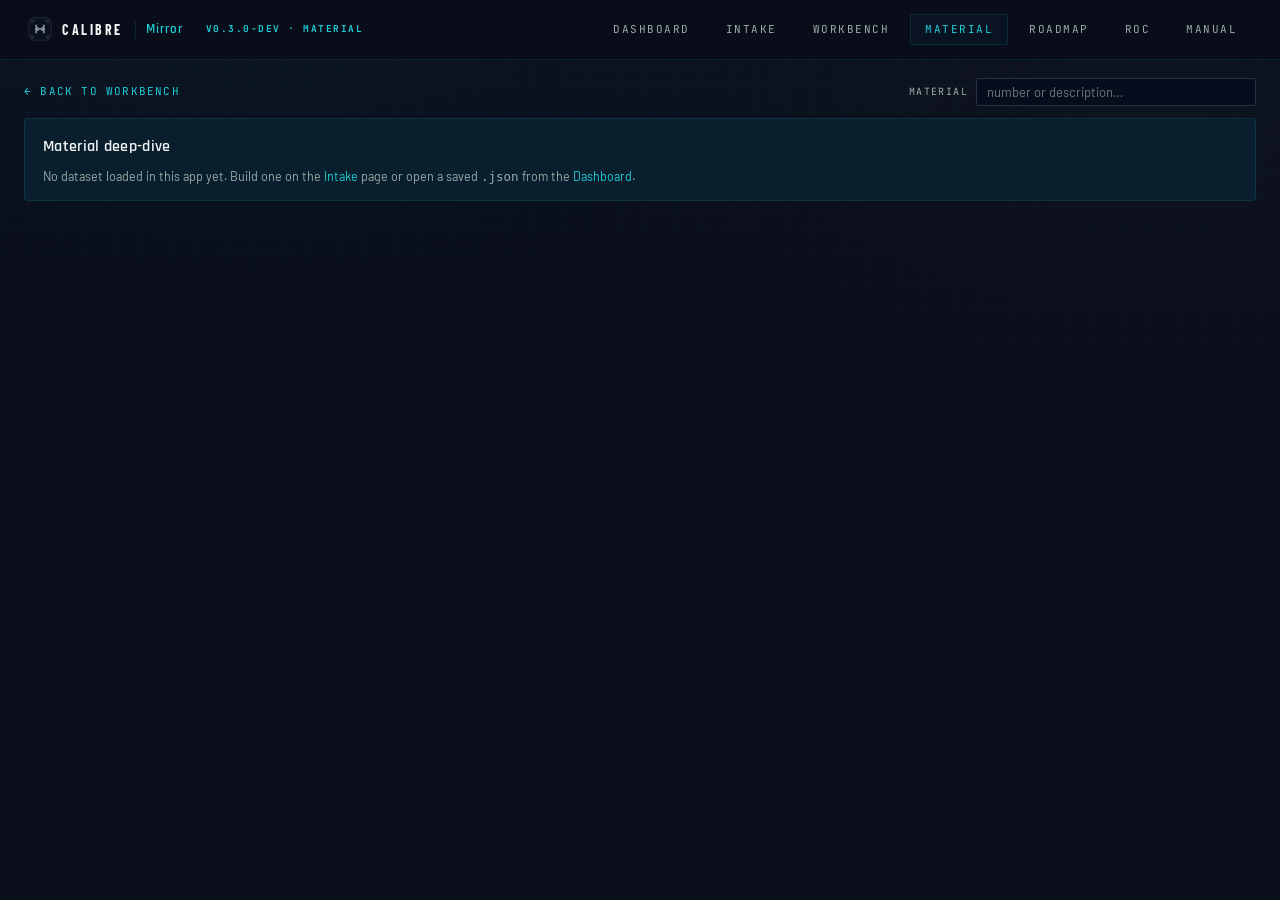
<file: material/material.html>
<!DOCTYPE html>
<!--═══ BUILD-STAMP ═══════════════════════════════════════════════════════
     Calibre Mirror · v0.3.0-dev (dev tip)
     Repo : https://github.com/aisandbox-bj/Calibre-Mirror
     RoC  : ../record-of-change.html     (what changed + how to roll back)
     Material deep-dive (PERF-DEEPDIVE): one material's MRP mechanics on a
     single shared time axis — stock vs Min/Max, consumption, every PR / PO /
     receipt, the procurement chains — plus consolidated durations, trigger
     crossings, order sizing and the raw data.
═════════════════════════════════════════════════════════════════════════-->
<html lang="en">
<head>
<meta charset="UTF-8" />
<meta name="viewport" content="width=device-width, initial-scale=1" />
<title>Calibre Mirror · Material</title>
<meta name="app-version" content="0.3.0-dev" />
<meta name="app-released" content="2026-09-25" />
<link rel="stylesheet" href="../shared/brand-tokens.css" />
<link rel="stylesheet" href="../shared/perf.css" />
<link rel="stylesheet" href="material.css" />
</head>
<body>

<nav class="appnav">
  <div class="brand">
    <span class="brand-mark"><svg viewBox="0 0 100 100" fill="none" role="img" aria-label="Calibre"><rect x="3" y="3" width="94" height="94" rx="24" fill="#0B111B" stroke="currentColor" stroke-opacity=".42" stroke-width="2"/><g stroke="currentColor" stroke-opacity=".55" stroke-width="2.4" stroke-linecap="round"><path d="M16 16 H26 M16 16 V26"/><path d="M84 16 H74 M84 16 V26"/><path d="M16 84 H26 M16 84 V74"/><path d="M84 84 H74 M84 84 V74"/></g><g stroke="currentColor" stroke-width="6.5" stroke-linecap="round" stroke-linejoin="round" fill="none"><path d="M34 34 V66"/><path d="M66 34 V66"/><path d="M34 50 H66"/><path d="M34 50 L41 45 M34 50 L41 55"/><path d="M66 50 L59 45 M66 50 L59 55"/></g></svg></span>
    Calibre
    <span class="brand-app">Mirror</span>
    <a class="sub" href="../record-of-change.html" title="Record of Change — version history, what changed, rollback steps">v0.3.0-dev · Material</a>
  </div>
  <div class="links">
    <a href="../index.html">Dashboard</a>
    <a href="../intake/intake.html">Intake</a>
    <a href="../workbench/workbench.html">Workbench</a>
    <a href="material.html" class="active">Material</a>
    <a href="../roadmap.html">Roadmap</a>
    <a href="../record-of-change.html">RoC</a>
    <a href="../user-manual.html">Manual</a>
  </div>
</nav>

<main class="md-shell">
  <div class="md-navrow">
    <a href="../workbench/workbench.html" class="md-back" id="mdBack">← Back to Workbench</a>
    <span class="md-list" id="mdList"></span>
    <span class="spacer"></span>
    <label class="md-find"><span>Material</span><input type="text" id="mdFind" list="mdMatList" placeholder="number or description…" autocomplete="off" /></label>
    <datalist id="mdMatList"></datalist>
  </div>

  <div class="wb-progress hidden" id="mdProgress"><div class="bar" id="mdProgBar"></div><span id="mdProgMsg">Loading…</span></div>
  <section class="card hidden" id="mdEmpty"></section>

  <div id="mdBody" class="hidden">
    <header class="md-banner" id="mdBanner"></header>
    <div class="md-layoutbar" id="mdLayoutBar"></div>
    <div id="mdBlocks"></div>
  </div>
</main>

<script src="../shared/canonical-schema.js"></script>
<script src="../shared/storage.js"></script>
<script src="../shared/locale.js"></script>
<script src="../shared/inventory-back-calc.js"></script>
<script src="../shared/perf-engine.js"></script>
<script src="../shared/perf-charts.js"></script>
<script src="../shared/perf-ui.js"></script>
<script src="material.js"></script>
</body>
</html>
</file>
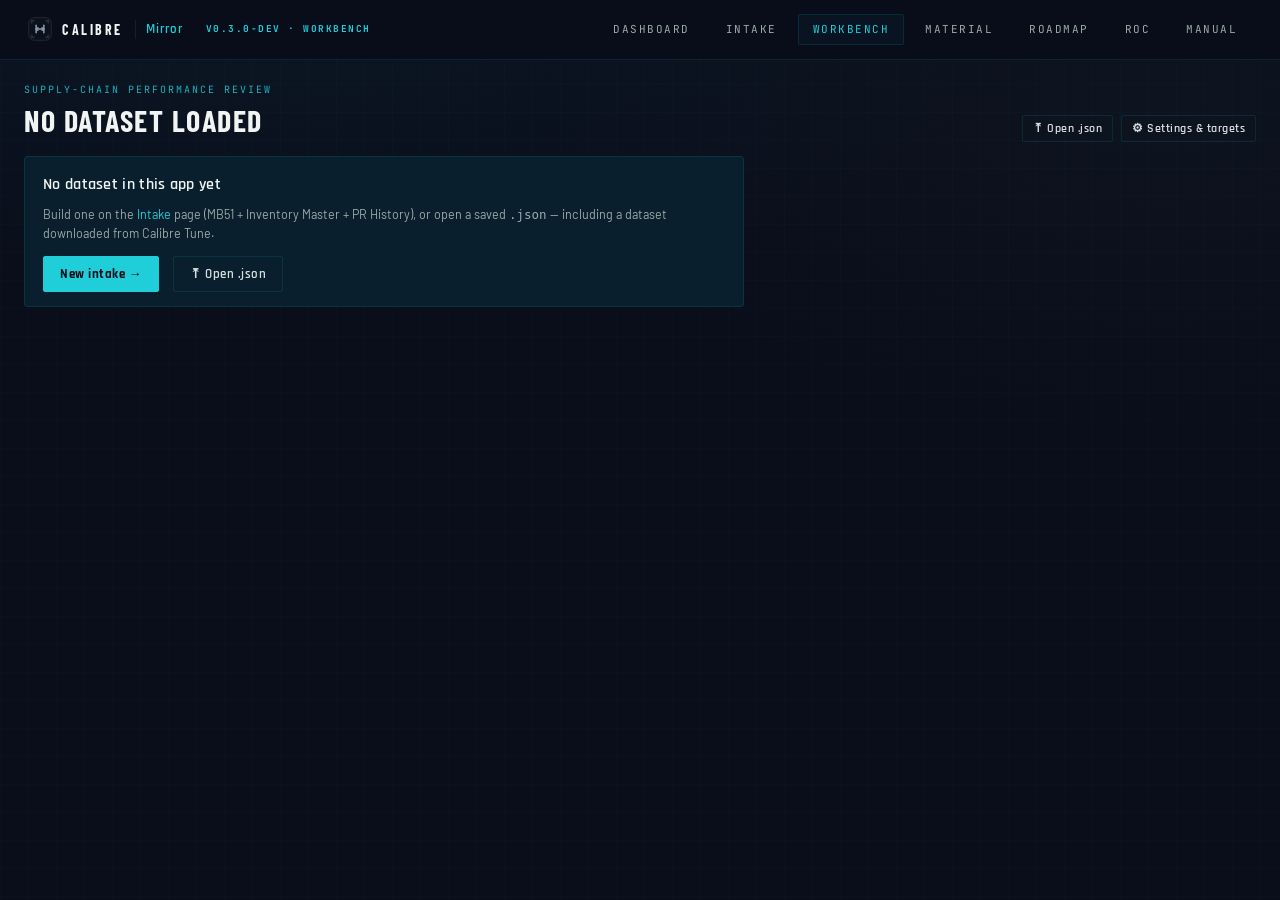
<file: workbench/workbench.html>
<!DOCTYPE html>
<!--═══ BUILD-STAMP ═══════════════════════════════════════════════════════
     Calibre Mirror · v0.3.0-dev (dev tip)
     Repo : https://github.com/aisandbox-bj/Calibre-Mirror
     RoC  : ../record-of-change.html     (what changed + how to roll back)
═════════════════════════════════════════════════════════════════════════-->
<html lang="en">
<head>
<meta charset="UTF-8" />
<meta name="viewport" content="width=device-width, initial-scale=1" />
<title>Calibre Mirror · Workbench</title>
<meta name="app-version" content="0.3.0-dev" />
<meta name="app-released" content="2026-09-25" />
<link rel="stylesheet" href="../shared/brand-tokens.css" />
<link rel="stylesheet" href="../shared/perf.css" />
<link rel="stylesheet" href="workbench.css" />
</head>
<body>

<nav class="appnav">
  <div class="brand">
    <span class="brand-mark"><svg viewBox="0 0 100 100" fill="none" role="img" aria-label="Calibre"><rect x="3" y="3" width="94" height="94" rx="24" fill="#0B111B" stroke="currentColor" stroke-opacity=".42" stroke-width="2"/><g stroke="currentColor" stroke-opacity=".55" stroke-width="2.4" stroke-linecap="round"><path d="M16 16 H26 M16 16 V26"/><path d="M84 16 H74 M84 16 V26"/><path d="M16 84 H26 M16 84 V74"/><path d="M84 84 H74 M84 84 V74"/></g><g stroke="currentColor" stroke-width="6.5" stroke-linecap="round" stroke-linejoin="round" fill="none"><path d="M34 34 V66"/><path d="M66 34 V66"/><path d="M34 50 H66"/><path d="M34 50 L41 45 M34 50 L41 55"/><path d="M66 50 L59 45 M66 50 L59 55"/></g></svg></span>
    Calibre
    <span class="brand-app">Mirror</span>
    <a class="sub" href="../record-of-change.html" title="Record of Change — version history, what changed, rollback steps">v0.3.0-dev · Workbench</a>
  </div>
  <div class="links">
    <a href="../index.html">Dashboard</a>
    <a href="../intake/intake.html">Intake</a>
    <a href="workbench.html" class="active">Workbench</a>
    <a href="../material/material.html">Material</a>
    <a href="../roadmap.html">Roadmap</a>
    <a href="../record-of-change.html">RoC</a>
    <a href="../user-manual.html">Manual</a>
  </div>
</nav>

<main class="wb-shell">

  <!-- dataset header -->
  <header class="wb-head" id="wbHead">
    <div class="wb-title">
      <div class="panel-eyebrow">Supply-chain performance review</div>
      <h1 id="dsName">No dataset loaded</h1>
      <div class="wb-meta" id="dsMeta"></div>
    </div>
    <div class="wb-head-actions">
      <button id="btnLoadJson" class="btn-sm" title="Open a saved dataset (.json) — from this app's Intake or a Calibre Tune download">⤒ Open .json</button>
      <input type="file" id="loadJsonInput" accept=".json" class="hidden" />
      <button id="btnSettings" class="btn-sm" title="Engine settings and KPI targets">⚙ Settings &amp; targets</button>
    </div>
  </header>

  <div class="wb-progress hidden" id="wbProgress"><div class="bar" id="wbProgBar"></div><span id="wbProgMsg">Building…</span></div>

  <!-- empty state -->
  <section class="wb-empty hidden" id="wbEmpty">
    <div class="card">
      <div class="card-t">No dataset in this app yet</div>
      <p class="card-s" style="margin:8px 0 14px;">Build one on the <a href="../intake/intake.html">Intake</a> page (MB51 + Inventory Master + PR History), or open a saved <code>.json</code> — including a dataset downloaded from Calibre Tune.</p>
      <div class="row"><a href="../intake/intake.html"><button class="primary">New intake →</button></a><button id="btnLoadJson2">⤒ Open .json</button></div>
    </div>
  </section>

  <!-- filters: ONE row above everything they scope -->
  <section class="wb-filters hidden" id="wbFilters" aria-label="Filters"></section>

  <div class="wb-grid hidden" id="wbGrid">
    <nav class="wb-rail" id="wbRail" aria-label="Views"></nav>
    <section class="wb-view" id="wbView" aria-live="polite"></section>
  </div>
</main>

<!-- settings & KPI targets -->
<div class="wb-modal hidden" id="setModal" role="dialog" aria-modal="true" aria-labelledby="setTitle">
  <div class="wb-modal-bg" data-close="1"></div>
  <div class="wb-modal-card">
    <div class="wb-modal-h"><h3 id="setTitle">Settings &amp; KPI targets</h3><button class="ghost" data-close="1" aria-label="Close">✕</button></div>
    <div class="wb-modal-b" id="setBody"></div>
    <div class="wb-modal-f"><button id="setReset" class="ghost">↺ Factory settings</button><span class="spacer"></span><button data-close="1">Cancel</button><button id="setSave" class="primary">Apply</button></div>
  </div>
</div>

<script src="../shared/canonical-schema.js"></script>
<script src="../shared/storage.js"></script>
<script src="../shared/locale.js"></script>
<script src="../shared/inventory-back-calc.js"></script>
<script src="../shared/trace-phase.js"></script>
<script src="../shared/perf-engine.js"></script>
<script src="../shared/perf-charts.js"></script>
<script src="../shared/perf-ui.js"></script>
<script src="workbench.js"></script>
</body>
</html>
</file>
<file: shared/brand-tokens.css>
/* ═══════════════════════════════════════════════════════════════════════════
   Inventory Optimization App · Birchwood Advisory + NumaCore-aligned tokens
   Architecture grammar: NumaCore Lens (cooler dark backgrounds, panel cards,
   hex grid + glow blobs). Accent system: Birchwood cyan as the product accent.
═══════════════════════════════════════════════════════════════════════════ */

@import url('https://fonts.googleapis.com/css2?family=Rajdhani:wght@400;500;600;700&family=Barlow:wght@300;400;500;600;700&family=Barlow+Condensed:wght@500;600;700&family=JetBrains+Mono:wght@400;500&display=swap');

:root{
  /* ─── Backgrounds (NumaCore-style, cooler blue-black) ───────────────────── */
  --bg-void:        #0A0D1A;
  --bg-deep:        #040E1C;
  --bg-surface:     #080C14;
  --bg-chrome:      #14161D;
  --bg-panel:       #0C2D3B;   /* Birchwood deep navy — used for panel cards */
  --bg-panel-2:     #091F2D;   /* alternating row tone */
  --bg-elevated:    #164049;   /* dark teal — table headers / sidebar */

  --border:         #2A2D3A;
  --border-soft:    rgba(31, 206, 216, 0.12);
  --border-strong:  rgba(31, 206, 216, 0.45);

  /* ─── Accent system (product accent = Birchwood cyan) ───────────────────── */
  --accent:         #1FCED8;   /* primary product accent */
  --accent-glow:    #4FC2D7;
  --accent-soft:    #86D6CF;
  --accent-light:   #ABEFEB;
  --accent-green:   #5AB69D;   /* secondary accent — birch / nature thread */

  /* ─── Calibre suite marks (brand pack v1 · 2026-08-16) ──────────────────── */
  --calibre-steel:  #8C97A8;   /* Calibre parent / neutral */
  --calibre-trace:  #378ADD;   /* Trace — blue   */
  --calibre-trend:  #9B97E8;   /* Trend — violet */
  --calibre-forge:  #C88A34;   /* Forge — amber  */

  /* ─── Status colours (semantic only — never decorative) ─────────────────── */
  --status-ok:      #34D399;
  --status-warn:    #FBBF24;
  --status-crit:    #EF4444;
  --status-info:    #1FCED8;
  --status-wr:      #7B2D8B;   /* winter-road / seasonal review */

  /* ─── Text ─────────────────────────────────────────────────────────────── */
  --text-pri:       #F0F4F3;
  --text-sec:       #D6DFDE;
  --text-muted:     #9BABA8;
  --text-disabled:  #5C7270;
  --text-mono-d:    #5C6078;

  /* ─── Typography ───────────────────────────────────────────────────────── */
  --font-display:   'Barlow Condensed', sans-serif;
  --font-heading:   'Rajdhani', sans-serif;
  --font-body:      'Barlow', sans-serif;
  --font-mono:      'JetBrains Mono', monospace;

  /* ─── Spacing primitives ───────────────────────────────────────────────── */
  --r-sm:           2px;       /* keep corners sharp — industrial feel */
  --r-md:           4px;
  --r-none:         0;

  /* ─── Z layers ─────────────────────────────────────────────────────────── */
  --z-nav:          100;
  --z-modal:        500;
  --z-toast:        900;
}

/* ─── Reset ─────────────────────────────────────────────────────────────── */
*,*::before,*::after{ box-sizing:border-box; margin:0; padding:0; }
html,body{
  background:var(--bg-void);
  color:var(--text-sec);
  font-family:var(--font-body);
  font-weight:400;
  line-height:1.5;
  font-size:14px;
  min-height:100vh;
  overflow-x:hidden;
}
body{
  background:
    radial-gradient(ellipse 1200px 600px at 20% -10%, rgba(31,206,216,0.06), transparent 70%),
    radial-gradient(ellipse 900px 500px at 90% 10%, rgba(90,182,157,0.04), transparent 70%),
    var(--bg-void);
  background-attachment:fixed;
  position:relative;
}
/* Hex grid overlay — NumaCore signature motif */
body::before{
  content:"";
  position:fixed;
  inset:0;
  pointer-events:none;
  background-image:
    linear-gradient(rgba(31,206,216,0.025) 1px, transparent 1px),
    linear-gradient(90deg, rgba(31,206,216,0.025) 1px, transparent 1px);
  background-size:28px 28px;
  z-index:0;
}

/* ─── Typography utilities ──────────────────────────────────────────────── */
.h1{ font-family:var(--font-display); font-weight:700; text-transform:uppercase; letter-spacing:3px; line-height:1.05; color:var(--text-pri); }
.h2{ font-family:var(--font-display); font-weight:700; text-transform:uppercase; letter-spacing:2px; line-height:1.1; color:var(--text-pri); }
.h3{ font-family:var(--font-heading); font-weight:600; color:var(--text-pri); letter-spacing:.5px; }
.h4{ font-family:var(--font-display); font-weight:700; text-transform:uppercase; letter-spacing:1.5px; color:var(--text-pri); }
.eyebrow{ font-family:var(--font-mono); font-size:11px; text-transform:uppercase; letter-spacing:2px; color:var(--accent); }
.label{ font-family:var(--font-mono); font-size:11px; text-transform:uppercase; letter-spacing:1.5px; color:var(--text-muted); }
.mono{ font-family:var(--font-mono); }
.muted{ color:var(--text-muted); }
.cyan{ color:var(--accent); }
.green{ color:var(--accent-green); }
.amber{ color:var(--status-warn); }
.crit{ color:var(--status-crit); }
.ok{ color:var(--status-ok); }

/* ─── Common element baseline ───────────────────────────────────────────── */
button{
  background:transparent;
  border:1px solid var(--border-soft);
  color:var(--text-sec);
  font-family:var(--font-heading);
  font-weight:600;
  font-size:13px;
  letter-spacing:.5px;
  padding:9px 16px;
  cursor:pointer;
  transition:border-color .15s, background .15s, color .15s;
  border-radius:var(--r-sm);
}
button:hover{ border-color:var(--accent); color:var(--text-pri); background:rgba(31,206,216,0.05); }
button:disabled{ opacity:.4; cursor:not-allowed; }

button.primary{
  background:var(--accent);
  color:var(--bg-void);
  border-color:var(--accent);
  font-weight:700;
}
button.primary:hover{ background:var(--accent-glow); border-color:var(--accent-glow); color:var(--bg-void); }
button.ghost{ border-color:transparent; }
button.ghost:hover{ border-color:var(--border-soft); }
button.danger{ border-color:rgba(239,68,68,.4); color:var(--status-crit); }
button.danger:hover{ border-color:var(--status-crit); background:rgba(239,68,68,0.08); color:#fff; }

input[type="text"], input[type="number"], input[type="date"], input[type="password"], select, textarea{
  background:var(--bg-deep);
  border:1px solid var(--border);
  color:var(--text-pri);
  font-family:var(--font-body);
  font-size:14px;
  padding:8px 12px;
  border-radius:var(--r-sm);
  width:100%;
  transition:border-color .15s;
}
input:focus, select:focus, textarea:focus{
  outline:none;
  border-color:var(--accent);
  box-shadow:0 0 0 3px rgba(31,206,216,0.10);
}
textarea{ font-family:var(--font-mono); font-size:12.5px; resize:vertical; min-height:120px; line-height:1.5; }

a{ color:var(--accent); text-decoration:none; }
a:hover{ color:var(--accent-glow); }

/* ─── Panel / card grammar (Lens-style) ─────────────────────────────────── */
.panel{
  background:var(--bg-panel);
  border:1px solid var(--border-soft);
  border-radius:var(--r-md);
  padding:24px;
  position:relative;
  overflow:hidden;
}
.panel::before{
  content:"";
  position:absolute;
  width:300px; height:300px;
  border-radius:50%;
  background:rgba(31,206,216,0.10);
  filter:blur(80px);
  top:-100px; right:-100px;
  pointer-events:none;
  z-index:0;
}
.panel > *{ position:relative; z-index:1; }

.panel-eyebrow{
  font-family:var(--font-mono);
  font-size:10px;
  text-transform:uppercase;
  letter-spacing:2px;
  color:var(--accent);
  opacity:.85;
  margin-bottom:8px;
}

.panel-title{
  font-family:var(--font-heading);
  font-size:22px;
  font-weight:600;
  color:var(--text-pri);
  letter-spacing:.5px;
  margin-bottom:6px;
  line-height:1.2;
}

.panel-sub{
  font-family:var(--font-body);
  font-size:13.5px;
  color:var(--text-muted);
  line-height:1.5;
  margin-bottom:18px;
}

/* ─── Top nav ───────────────────────────────────────────────────────────── */
.appnav{
  position:sticky; top:0; z-index:var(--z-nav);
  display:flex; align-items:center; gap:24px;
  padding:14px 28px;
  background:rgba(10,13,26,0.92);
  backdrop-filter:blur(8px);
  border-bottom:1px solid var(--border-soft);
}
.appnav .brand{
  font-family:var(--font-display);
  font-weight:700;
  font-size:14px;
  letter-spacing:2.5px;
  text-transform:uppercase;
  color:var(--text-pri);
  display:flex; align-items:center; gap:10px;
}
.appnav .brand .dot{
  width:9px; height:9px; background:var(--accent); display:inline-block;
}
/* ─── Calibre brand lockup (icon + wordmark) — APP-BRAND-CALIBRE 2026-08-16 ─── */
.appnav .brand .brand-mark{ display:inline-flex; align-items:center; color:var(--calibre-steel); }
.appnav .brand .brand-mark svg{ width:24px; height:24px; display:block; }
.appnav .brand .brand-wm{ line-height:1; }
.appnav .brand .sub{
  font-family:var(--font-mono);
  font-size:9.5px;
  color:var(--accent);
  letter-spacing:1.5px;
  margin-left:6px;
  text-decoration:none;
  border:1px solid transparent;
  padding:2px 6px;
  transition:border-color .15s, background .15s, color .15s;
  cursor:pointer;
}
.appnav .brand a.sub:hover{
  border-color:rgba(31,206,216,0.5);
  background:rgba(31,206,216,0.06);
  color:var(--accent-glow);
}
.appnav .brand a.sub.active{
  background:rgba(31,206,216,0.10);
  border-color:rgba(31,206,216,0.5);
}
.appnav .links{ display:flex; gap:6px; margin-left:auto; }
.appnav .links a{
  font-family:var(--font-mono);
  font-size:11px;
  letter-spacing:1.5px;
  text-transform:uppercase;
  color:var(--text-muted);
  padding:6px 14px;
  border:1px solid transparent;
  border-radius:var(--r-sm);
}
.appnav .links a:hover, .appnav .links a.active{
  color:var(--accent);
  border-color:var(--border-soft);
  background:rgba(31,206,216,0.04);
}

/* ─── Page shell ────────────────────────────────────────────────────────── */
.shell{
  position:relative; z-index:1;
  max-width:1280px;
  margin:0 auto;
  padding:32px 28px 80px;
}

/* ─── Tables (consistent across pages) ──────────────────────────────────── */
.tbl{
  width:100%;
  border-collapse:collapse;
  font-family:var(--font-body);
  font-size:13px;
}
.tbl th{
  background:var(--bg-elevated);
  color:var(--text-muted);
  text-align:left;
  font-family:var(--font-mono);
  font-weight:500;
  letter-spacing:1.2px;
  text-transform:uppercase;
  font-size:10.5px;
  padding:10px 12px;
  border-bottom:1px solid var(--border-soft);
}
.tbl td{
  background:var(--bg-panel);
  color:var(--text-sec);
  padding:9px 12px;
  border-bottom:1px solid rgba(155,171,168,0.05);
  vertical-align:top;
}
.tbl tr:nth-child(even) td{ background:var(--bg-panel-2); }
.tbl td.mono{ font-family:var(--font-mono); }
.tbl td.num{ font-family:var(--font-mono); text-align:right; color:var(--accent); }

/* ─── Status pill ───────────────────────────────────────────────────────── */
.pill{
  display:inline-flex; align-items:center; gap:7px;
  padding:4px 10px;
  background:rgba(255,255,255,0.03);
  border:1px solid var(--border-soft);
  font-family:var(--font-mono);
  font-size:10.5px;
  letter-spacing:1.3px;
  text-transform:uppercase;
  color:var(--text-sec);
  border-radius:var(--r-sm);
  white-space:nowrap;
}
.pill .dot{ width:8px; height:8px; display:inline-block; flex-shrink:0; }
.pill.ok    { color:var(--status-ok);   border-color:rgba(52,211,153,.30); }
.pill.ok    .dot{ background:var(--status-ok); }
.pill.warn  { color:var(--status-warn); border-color:rgba(251,191,36,.30); }
.pill.warn  .dot{ background:var(--status-warn); }
.pill.crit  { color:var(--status-crit); border-color:rgba(239,68,68,.30); }
.pill.crit  .dot{ background:var(--status-crit); }
.pill.cyan  { color:var(--accent);      border-color:rgba(31,206,216,.30); }
.pill.cyan  .dot{ background:var(--accent); }
.pill.wr    { color:#B07CC6;            border-color:rgba(155,89,182,.40); }
.pill.wr    .dot{ background:#9B59B6; }

/* ─── Tab bar ───────────────────────────────────────────────────────────── */
.tabs{
  display:flex;
  border-bottom:1px solid var(--border-soft);
  margin-bottom:18px;
}
.tabs .tab{
  font-family:var(--font-display);
  font-weight:700;
  font-size:14px;
  text-transform:uppercase;
  letter-spacing:1.5px;
  color:var(--text-muted);
  padding:11px 20px;
  border:none;
  border-bottom:2px solid transparent;
  background:transparent;
  cursor:pointer;
  transition:color .15s, border-color .15s;
  border-radius:0;
}
.tabs .tab:hover{ color:var(--text-pri); background:transparent; border-bottom-color:var(--border-soft); }
.tabs .tab.active{ color:var(--accent); border-bottom-color:var(--accent); }

/* ─── Drop zone ─────────────────────────────────────────────────────────── */
.drop{
  background:var(--bg-deep);
  border:2px dashed var(--border);
  padding:22px 20px;
  cursor:pointer;
  transition:border-color .15s, background .15s;
  text-align:left;
  position:relative;
}
.drop:hover, .drop.dragover{
  border-color:var(--accent);
  background:rgba(31,206,216,0.04);
}
.drop.loaded{ border-color:var(--accent-green); border-style:solid; }
.drop .name{
  font-family:var(--font-display);
  font-weight:700;
  font-size:14px;
  text-transform:uppercase;
  letter-spacing:1.5px;
  color:var(--text-pri);
  margin-bottom:4px;
}
.drop .hint{
  font-family:var(--font-mono);
  font-size:10.5px;
  color:var(--text-muted);
  letter-spacing:.5px;
  line-height:1.45;
}
.drop .file{
  font-family:var(--font-mono);
  font-size:11px;
  color:var(--accent);
  margin-top:8px;
  display:block;
  word-break:break-all;
}
.drop input[type="file"]{
  position:absolute; inset:0;
  opacity:0; cursor:pointer;
}

/* ─── Toast / inline message ────────────────────────────────────────────── */
.toast{
  position:fixed;
  bottom:20px; right:20px;
  z-index:var(--z-toast);
  padding:12px 18px;
  background:var(--bg-panel);
  border:1px solid var(--border-soft);
  border-left:3px solid var(--accent);
  color:var(--text-sec);
  font-family:var(--font-mono);
  font-size:12px;
  letter-spacing:.3px;
  max-width:340px;
  animation:slidein .3s ease-out;
}
.toast.ok   { border-left-color:var(--status-ok);   }
.toast.warn { border-left-color:var(--status-warn); }
.toast.crit { border-left-color:var(--status-crit); }
@keyframes slidein{ from{ transform:translateX(20px); opacity:0; } to{ transform:none; opacity:1; } }

/* ─── Misc ──────────────────────────────────────────────────────────────── */
.divider{ height:1px; background:var(--border-soft); margin:18px 0; border:none; }
.divider.heavy{ background:var(--accent); opacity:.4; height:2px; }
.row{ display:flex; gap:14px; align-items:center; }
.col{ display:flex; flex-direction:column; gap:10px; }
.spacer{ flex:1; }
.hidden{ display:none !important; }
.scroll-y{ overflow-y:auto; max-height:420px; }
</file>
<file: shared/perf.css>
/* ═══════════════════════════════════════════════════════════════════════════
   shared/perf.css · Calibre Mirror v0.1.0-dev
   App-level additions on top of the borrowed Calibre brand-tokens.css:
   nav app label, chart text + tooltip, stat strips, drill tables.
═══════════════════════════════════════════════════════════════════════════ */

:root{
  --calibre-perf: #12A7B0;          /* Calibre Mirror — chart slot 1 cyan */
  --chart-surface: #091F2D;         /* the surface the chart palette was validated on */
}

/* nav: app label next to the Calibre wordmark */
.appnav .brand .brand-app{
  font-family:var(--font-heading);
  font-weight:600;
  font-size:13px;
  letter-spacing:1px;
  text-transform:none;
  color:var(--accent);
  border-left:1px solid var(--border-soft);
  padding-left:10px;
  margin-left:2px;
}

/* ─── chart text ─────────────────────────────────────────────────────────── */
.pc-svg{ display:block; max-width:100%; overflow:visible; }
.pc-svg text{ font-family:var(--font-mono); }
.pc-ax{ font-size:10.5px; fill:var(--text-muted); font-variant-numeric:tabular-nums; }
.pc-ax.pc-warn{ fill:var(--status-warn); }
.pc-mk{ font-size:10.5px; fill:var(--text-pri); }
.pc-mk.pc-tgt{ fill:var(--text-pri); font-weight:500; }
.pc-ttl{ font-size:10.5px; fill:var(--text-muted); letter-spacing:.8px; }
.pc-sub{ font-size:11px; fill:var(--text-sec); letter-spacing:.6px; }
.pc-svg [data-hit]{ cursor:pointer; outline:none; }
.pc-svg [data-hit]:hover, .pc-svg [data-hit]:focus{ fill:rgba(240,244,243,0.05); }
.pc-svg .pc-sel{ filter:brightness(1.35); }
.pc-empty{ padding:28px; text-align:center; color:var(--text-muted); font-family:var(--font-mono); font-size:12px; }

.pc-tip{
  position:fixed; z-index:950; display:none; pointer-events:none;
  background:#0B1622; border:1px solid var(--border-strong);
  padding:8px 10px; min-width:150px; max-width:320px;
  font-family:var(--font-body); font-size:12.5px; color:var(--text-sec);
  box-shadow:0 6px 18px rgba(0,0,0,.45);
}
.pc-tip-h{ font-family:var(--font-mono); font-size:10.5px; letter-spacing:.8px; color:var(--text-muted); margin-bottom:5px; }
.pc-tip-r{ display:flex; align-items:center; gap:6px; line-height:1.5; }
.pc-tip-r b{ color:var(--text-pri); font-weight:600; font-variant-numeric:tabular-nums; }
.pc-tip-k{ width:12px; height:3px; border-radius:2px; flex-shrink:0; }
.pc-tip-l{ color:var(--text-muted); }

.pc-legend{ display:flex; flex-wrap:wrap; gap:14px; margin:4px 0 6px; font-size:12px; color:var(--text-sec); }
.pc-lg{ display:inline-flex; align-items:center; gap:6px; }
.pc-sw{ width:12px; height:12px; border-radius:2px; display:inline-block; }
.pc-sw.line{ height:2px; width:16px; }
.pc-lg.off{ opacity:.35; text-decoration:line-through; }   /* MIRROR-HIST — a series switched off stays in the legend (no layout change) */

/* ─── cards / stat strip ─────────────────────────────────────────────────── */
.card{
  background:var(--chart-surface);
  border:1px solid var(--border-soft);
  border-radius:var(--r-md);
  padding:16px 18px 14px;
  margin-bottom:16px;
}
.card-h{ display:flex; align-items:baseline; gap:12px; flex-wrap:wrap; margin-bottom:8px; }
.card-t{ font-family:var(--font-heading); font-weight:600; font-size:16px; color:var(--text-pri); letter-spacing:.3px; }
.card-s{ font-size:12.5px; color:var(--text-muted); line-height:1.45; }
.card-actions{ margin-left:auto; display:flex; gap:6px; align-items:center; flex-wrap:wrap; }
.btn-sm{ padding:5px 10px; font-size:11.5px; }
.btn-sm.on{ border-color:var(--accent); color:var(--accent); background:rgba(31,206,216,.06); }

.stats{ display:grid; grid-template-columns:repeat(auto-fill, minmax(128px, 1fr)); gap:10px; margin:6px 0 12px; }
.stat{ background:rgba(255,255,255,.025); border:1px solid rgba(155,171,168,.10); padding:9px 11px; }
.stat .l{ font-family:var(--font-mono); font-size:9.5px; letter-spacing:1.2px; text-transform:uppercase; color:var(--text-muted); display:block; margin-bottom:3px; }
.stat .v{ font-family:var(--font-heading); font-weight:600; font-size:21px; color:var(--text-pri); line-height:1.1; }
.stat .v small{ font-size:12px; color:var(--text-muted); font-weight:500; margin-left:3px; }
.stat .d{ font-size:11px; color:var(--text-muted); margin-top:2px; line-height:1.35; }
.stat.warn .v{ color:var(--status-warn); }
.stat.clickable{ cursor:pointer; }
.stat.clickable:hover{ border-color:var(--border-strong); }

/* ─── tables ─────────────────────────────────────────────────────────────── */
.tblwrap{ overflow:auto; max-height:460px; border:1px solid var(--border-soft); }
.dt{ width:100%; border-collapse:collapse; font-size:12.5px; }
.dt th{
  position:sticky; top:0; z-index:1;
  background:var(--bg-elevated); color:var(--text-muted);
  font-family:var(--font-mono); font-weight:500; font-size:10px; letter-spacing:1px; text-transform:uppercase;
  text-align:left; padding:7px 9px; border-bottom:1px solid var(--border-soft); white-space:nowrap; cursor:pointer; user-select:none;
}
.dt th.num, .dt td.num{ text-align:right; }
.dt th .srt{ color:var(--accent); margin-left:3px; }
.dt td{ padding:6px 9px; border-bottom:1px solid rgba(155,171,168,.06); color:var(--text-sec); white-space:nowrap; font-variant-numeric:tabular-nums; }
.dt td.num{ font-family:var(--font-mono); font-size:12px; color:var(--text-pri); }
.dt td.wrap{ white-space:normal; min-width:180px; }
.dt tr:nth-child(even) td{ background:rgba(255,255,255,.018); }
.dt tr.click{ cursor:pointer; }
.dt tr.click:hover td{ background:rgba(31,206,216,.06); }
.dt td .bar{ display:inline-block; height:8px; background:var(--calibre-perf); border-radius:0 2px 2px 0; vertical-align:middle; margin-right:6px; }
.dt td .st-open{ color:var(--accent-soft); }
.dt td .st-oos{ color:var(--status-warn); }
.muted-note{ font-size:11.5px; color:var(--text-muted); margin-top:6px; line-height:1.45; }
.warn-note{ font-size:12px; color:var(--status-warn); margin:6px 0; line-height:1.45; }
.chip{
  display:inline-flex; align-items:center; gap:6px;
  font-family:var(--font-mono); font-size:10.5px; letter-spacing:.8px;
  padding:3px 8px; border:1px solid var(--border-strong); color:var(--accent); background:rgba(31,206,216,.05);
}
.chip button{ padding:0 4px; border:none; font-size:12px; line-height:1; color:var(--text-muted); }
.chip button:hover{ background:none; color:var(--text-pri); }

.toast{ position:fixed; }

/* ─── PERF-NO-SHIFT — nothing on the page moves when a button is clicked ───── */
/* one fixed-height status line: what a card is showing right now (counts,
   the focused period, the zoom) — changes text, never height */
.card-cap{ height:20px; line-height:20px; white-space:nowrap; overflow:hidden; text-overflow:ellipsis; font-size:12px; color:var(--text-sec); margin:-2px 0 6px; }
.card-cap b{ color:var(--text-pri); font-weight:600; }
.card-cap .muted{ color:var(--text-muted); }
.card-cap button{ padding:0 6px; margin-left:4px; border:1px solid var(--border-strong); font-size:11px; line-height:16px; color:var(--accent); background:rgba(31,206,216,.05); }
.card-cap button:hover{ color:var(--text-pri); }
/* a table view that opens over its chart instead of below it */
.swapbox{ position:relative; }
.swap-table{ position:absolute; inset:0; overflow:auto; z-index:3; background:var(--chart-surface); border:1px solid var(--border-strong); box-shadow:0 8px 22px rgba(0,0,0,.35); }
.swap-table .tblwrap{ max-height:none; border:none; }
/* tables whose rows change with a picker or tab keep one height */
.tblwrap.fixed{ height:340px; max-height:none; }
.tblwrap.fixed.tall{ height:520px; }
/* panel docked to the bottom of the screen, over the page */
.dock{ position:fixed; left:16px; right:16px; bottom:0; height:44vh; min-height:160px; z-index:880; display:flex; flex-direction:column;
  background:var(--bg-panel); border:1px solid var(--border-strong); border-bottom:none; border-radius:var(--r-md) var(--r-md) 0 0;
  box-shadow:0 -12px 34px rgba(0,0,0,.55); }
.dock.hidden{ display:none; }
.dock-grip{ height:8px; cursor:ns-resize; flex-shrink:0; position:relative; }
.dock-grip::after{ content:''; position:absolute; left:50%; top:3px; width:44px; height:3px; margin-left:-22px; border-radius:2px; background:var(--border-strong); }
.dock-h{ display:flex; align-items:center; gap:12px; padding:2px 14px 8px; flex-shrink:0; }
.dock-t{ flex:1; min-width:0; white-space:nowrap; overflow:hidden; text-overflow:ellipsis; font-family:var(--font-heading); font-weight:600; font-size:15px; color:var(--text-pri); }
.dock-t small{ font-family:var(--font-body); font-weight:400; font-size:12px; color:var(--text-muted); margin-left:8px; }
.dock-a{ display:flex; gap:6px; align-items:center; }
.dock-b{ flex:1; min-height:0; overflow:auto; padding:0 14px 12px; display:flex; flex-direction:column; }
.dock-b .tblwrap{ flex:1; min-height:0; max-height:none; }
.dock.inspector{ left:auto; width:min(620px, calc(100vw - 32px)); height:auto; min-height:0; max-height:70vh; }
.dock.inspector .dock-grip{ display:none; }
.dock.inspector .dock-h{ padding-top:10px; }
</file>
<file: material/material.css>
/* ═══════════════════════════════════════════════════════════════════════════
   material/material.css · Calibre Mirror v0.2.0-dev · PERF-DEEPDIVE
═══════════════════════════════════════════════════════════════════════════ */
.md-shell{ position:relative; z-index:1; max-width:1600px; margin:0 auto; padding:18px 24px 80px; }
.md-navrow{ display:flex; align-items:center; gap:14px; flex-wrap:wrap; margin-bottom:12px; }
.md-back{ font-family:var(--font-mono); font-size:11px; letter-spacing:1.2px; text-transform:uppercase; }
.md-list{ display:inline-flex; align-items:center; gap:8px; font-size:12.5px; color:var(--text-sec); }
.md-list b{ color:var(--text-pri); }
.md-find{ display:inline-flex; align-items:center; gap:8px; }
.md-find span{ font-family:var(--font-mono); font-size:10px; letter-spacing:1.4px; text-transform:uppercase; color:var(--text-muted); }
.md-find input{ width:280px; padding:5px 10px; font-size:13px; }

.wb-progress{ position:relative; height:26px; background:rgba(255,255,255,.03); border:1px solid var(--border-soft); margin-bottom:14px; }
.wb-progress .bar{ position:absolute; inset:0 auto 0 0; width:0; background:rgba(18,167,176,.35); transition:width .15s; }
.wb-progress span{ position:relative; font-family:var(--font-mono); font-size:11px; color:var(--text-sec); line-height:26px; padding-left:10px; }

.md-banner{ background:var(--bg-panel); border:1px solid var(--border-soft); border-radius:var(--r-md); padding:16px 18px; margin-bottom:12px; display:grid; grid-template-columns:minmax(260px, 1fr) 2.4fr; gap:14px 22px; }
@media (max-width:1000px){ .md-banner{ grid-template-columns:1fr; } }
.md-mat{ font-family:var(--font-display); font-weight:700; font-size:30px; letter-spacing:1.5px; color:var(--text-pri); line-height:1; }
.md-desc{ font-family:var(--font-heading); font-size:16px; color:var(--text-pri); margin-top:6px; }
.md-sub{ font-size:12.5px; color:var(--text-muted); margin-top:4px; }
.md-kvs{ display:grid; grid-template-columns:repeat(auto-fill, minmax(150px, 1fr)); gap:8px; align-content:start; }
.kv{ background:rgba(255,255,255,.025); border:1px solid rgba(155,171,168,.10); padding:7px 10px; }
.kv span{ display:block; font-family:var(--font-mono); font-size:9.5px; letter-spacing:1.2px; text-transform:uppercase; color:var(--text-muted); margin-bottom:2px; }
.kv b{ font-family:var(--font-heading); font-size:16px; color:var(--text-pri); font-weight:600; }
.kv b small{ font-family:var(--font-body); font-size:11px; color:var(--text-muted); font-weight:400; }
.mrp-pill{ display:inline-block; padding:0 8px; border:1px solid var(--border-strong); color:var(--accent); font-family:var(--font-mono); font-size:13px; }
.md-flags{ grid-column:1 / -1; display:flex; flex-wrap:wrap; gap:6px; }
.flag{ font-size:12px; padding:4px 10px; border:1px solid; line-height:1.4; }
.flag.warn{ color:var(--status-warn); border-color:rgba(251,191,36,.35); background:rgba(251,191,36,.05); }
.flag.crit{ color:#ff8a8a; border-color:rgba(239,68,68,.4); background:rgba(239,68,68,.06); }
.flag.info{ color:var(--text-sec); border-color:var(--border-soft); background:rgba(255,255,255,.02); }

.md-layoutbar{ display:flex; flex-wrap:wrap; align-items:center; gap:8px 12px; background:var(--bg-panel); border:1px solid var(--border-soft); border-radius:var(--r-md); padding:10px 14px; margin-bottom:14px; }
.lchips{ display:flex; flex-wrap:wrap; gap:5px; }
.lchip{ display:inline-flex; align-items:center; gap:5px; font-size:12px; color:var(--text-muted); padding:3px 9px 3px 6px; border:1px solid var(--border); background:rgba(255,255,255,.02); cursor:grab; user-select:none; }
.lchip.on{ color:var(--text-pri); border-color:var(--border-strong); }
.lchip.time{ border-left:3px solid var(--calibre-perf); }
.lchip.dragging{ opacity:.4; }
.lchip.over{ outline:1px dashed var(--accent); }
.lchip input{ width:auto; margin:0; accent-color:var(--calibre-perf); }
.lpresets{ display:flex; gap:4px; }
.lnote{ font-size:11.5px; color:var(--text-muted); flex-basis:100%; }

.md-timeline{ width:100%; min-height:40px; }
.md-legend .pc-legend{ margin-bottom:2px; }
.chain-grid{ display:grid; grid-template-columns:repeat(auto-fill, minmax(190px, 1fr)); gap:6px 14px; }
.chain-grid div span{ display:block; font-family:var(--font-mono); font-size:9.5px; letter-spacing:1.1px; text-transform:uppercase; color:var(--text-muted); }
.chain-grid div b{ font-size:13px; color:var(--text-pri); font-weight:500; }
.amber{ color:var(--status-warn); }
.muted{ color:var(--text-muted); }
.tbl-foot{ padding:6px 8px; font-size:11.5px; color:var(--text-muted); display:flex; align-items:center; gap:10px; flex-wrap:wrap; }
.tbl-note{ font-size:11px; color:var(--text-muted); }
.pc-legend-host .pc-legend{ margin-top:0; }
</file>
<file: workbench/workbench.css>
/* ═══════════════════════════════════════════════════════════════════════════
   workbench/workbench.css · Calibre Mirror v0.1.0-dev
═══════════════════════════════════════════════════════════════════════════ */
.wb-shell{ position:relative; z-index:1; max-width:1600px; margin:0 auto; padding:22px 24px 80px; }

.wb-head{ display:flex; align-items:flex-end; gap:18px; flex-wrap:wrap; margin-bottom:14px; }
.wb-title h1{ font-family:var(--font-display); font-weight:700; font-size:30px; letter-spacing:1.5px; text-transform:uppercase; color:var(--text-pri); line-height:1.05; }
.wb-meta{ display:flex; flex-wrap:wrap; gap:6px 16px; margin-top:6px; font-size:12.5px; color:var(--text-sec); }
.wb-meta b{ color:var(--text-pri); font-weight:600; }
.wb-meta .muted{ color:var(--text-muted); }
.warn-inline{ color:var(--status-warn); border:1px solid rgba(251,191,36,.35); padding:0 6px; font-family:var(--font-mono); font-size:10.5px; letter-spacing:.8px; }
.wb-head-actions{ margin-left:auto; display:flex; gap:8px; }

.wb-progress{ position:relative; height:26px; background:rgba(255,255,255,.03); border:1px solid var(--border-soft); margin-bottom:14px; }
.wb-progress .bar{ position:absolute; inset:0 auto 0 0; width:0; background:rgba(18,167,176,.35); transition:width .15s; }
.wb-progress span{ position:relative; font-family:var(--font-mono); font-size:11px; color:var(--text-sec); line-height:26px; padding-left:10px; }

/* ─── segment builder ───────────────────────────────────────────────────── */
.wb-filters{ background:var(--bg-panel); border:1px solid var(--border-soft); border-radius:var(--r-md); padding:12px 14px; margin-bottom:16px; }
.seg-top{ display:flex; align-items:center; gap:12px; flex-wrap:wrap; margin-bottom:8px; }
.seg-window{ display:flex; align-items:center; gap:5px; flex-wrap:wrap; }
.seg-custom{ display:inline-flex; align-items:center; gap:6px; margin-left:4px; }
.seg-custom input{ width:140px; padding:4px 8px; font-size:12.5px; background:var(--bg-deep); border:1px solid var(--border); color:var(--text-pri); }
.seg-count{ margin-left:auto; font-size:12.5px; color:var(--text-sec); }
.seg-count b{ color:var(--accent); }
.seg-lab{ font-family:var(--font-mono); font-size:10px; letter-spacing:1.4px; text-transform:uppercase; color:var(--text-muted); margin-right:6px; }
.seg-palette{ display:flex; flex-wrap:wrap; gap:5px; align-items:center; }
.seg-dim{ padding:3px 9px; font-size:11.5px; font-family:var(--font-body); font-weight:500; border:1px dashed var(--border-strong); background:rgba(18,167,176,.04); cursor:grab; }
.seg-dim:active{ cursor:grabbing; }
.seg-tiles{ display:flex; flex-wrap:wrap; gap:8px; margin-top:10px; min-height:34px; padding:6px; border:1px dashed transparent; align-items:flex-start; }
.seg-tiles.drop{ border-color:var(--accent); background:rgba(31,206,216,.04); }
.seg-empty{ font-size:12px; color:var(--text-muted); padding:4px 2px; }
.tile{ background:var(--chart-surface); border:1px solid var(--border-strong); min-width:220px; max-width:440px; }
.tile.open{ flex-basis:420px; }
.tile-h{ display:flex; align-items:center; gap:8px; padding:6px 8px 6px 10px; cursor:pointer; }
.tile-dim{ font-family:var(--font-mono); font-size:10px; letter-spacing:1.2px; text-transform:uppercase; color:var(--accent); white-space:nowrap; }
.tile-sum{ font-size:12.5px; color:var(--text-pri); flex:1; min-width:0; overflow:hidden; text-overflow:ellipsis; white-space:nowrap; }
.tile-x{ padding:0 6px; border:none; font-size:13px; color:var(--text-muted); }
.tile-x:hover{ color:var(--status-crit); background:none; }
.tile-modes{ display:flex; gap:5px; flex-wrap:wrap; align-items:center; padding:0 10px 8px; }
.tile-modes input[type=text]{ flex:1; min-width:140px; padding:4px 8px; font-size:12px; }
.tile-b{ padding:0 10px 10px; display:flex; flex-wrap:wrap; gap:6px; align-items:center; font-size:12.5px; }
.tile-b input[type=number], .tile-b input[type=text]{ width:110px; padding:4px 8px; font-size:12.5px; }
.tile-b input[type=text]{ width:100%; }
.tile-b select{ width:auto; padding:4px 8px; font-size:12.5px; }
.qgrid{ display:grid; grid-template-columns:1fr 1fr; gap:5px; width:100%; }
.qbox{ display:flex; align-items:baseline; gap:6px; font-size:12px; color:var(--text-sec); background:rgba(255,255,255,.025); border:1px solid rgba(155,171,168,.10); padding:5px 7px; cursor:pointer; flex-wrap:wrap; }
.qbox b{ color:var(--text-pri); }
.qbox span{ font-family:var(--font-mono); font-size:10.5px; color:var(--text-muted); width:100%; padding-left:20px; }
.qbox.none{ width:100%; margin-top:5px; }
.catlist{ max-height:210px; overflow:auto; padding:0 10px 10px; display:flex; flex-direction:column; gap:2px; }
.catlist label{ display:flex; gap:6px; align-items:center; font-size:12.5px; color:var(--text-sec); cursor:pointer; padding:2px 0; }
.catlist label span{ margin-left:auto; font-family:var(--font-mono); font-size:10.5px; color:var(--text-muted); }

/* ─── layout ────────────────────────────────────────────────────────────── */
.wb-grid{ display:grid; grid-template-columns:230px minmax(0, 1fr); gap:18px; align-items:start; }
@media (max-width:900px){ .wb-grid{ grid-template-columns:1fr; } .wb-rail{ position:static; } }
.wb-rail{ position:sticky; top:70px; display:flex; flex-direction:column; gap:2px; }
.rail-g{ font-family:var(--font-mono); font-size:9.5px; letter-spacing:1.6px; text-transform:uppercase; color:var(--text-muted); margin:12px 0 4px 8px; }
.rail-b{ text-align:left; border:1px solid transparent; font-family:var(--font-body); font-weight:500; font-size:13px; padding:7px 10px; color:var(--text-sec); }
.rail-b.active{ border-color:var(--border-strong); color:var(--accent); background:rgba(31,206,216,.06); }
.wb-view{ min-width:0; }
.view-intro h2{ font-family:var(--font-heading); font-weight:600; font-size:20px; color:var(--text-pri); margin-bottom:4px; }
.view-intro p{ font-size:13px; color:var(--text-muted); line-height:1.55; margin-bottom:14px; max-width:980px; }
.note-box{ font-size:12.5px; color:var(--text-sec); background:rgba(251,191,36,.05); border:1px solid rgba(251,191,36,.25); padding:8px 12px; margin-bottom:12px; }
.subtabs{ display:flex; gap:6px; margin-bottom:12px; }
.chart{ width:100%; min-height:40px; }
.twin{ display:grid; grid-template-columns:1fr 1fr; gap:14px; }
@media (max-width:1100px){ .twin{ grid-template-columns:1fr; } }
.tails{ display:flex; flex-wrap:wrap; gap:6px; align-items:center; margin-top:8px; }
.stats.big{ grid-template-columns:repeat(auto-fill, minmax(210px, 1fr)); }
.stats.big .v{ font-size:26px; }
.tbl-foot{ padding:6px 8px; font-size:11.5px; color:var(--text-muted); display:flex; align-items:center; gap:6px; }
.amber{ color:var(--status-warn); }
.assume ul{ margin:0; padding-left:18px; display:flex; flex-direction:column; gap:6px; font-size:12.5px; color:var(--text-sec); line-height:1.5; }
.assume b{ color:var(--text-pri); }

/* settings modal */
.wb-modal{ position:fixed; inset:0; z-index:var(--z-modal); display:flex; align-items:center; justify-content:center; }
.wb-modal-bg{ position:absolute; inset:0; background:rgba(4,8,14,.72); }
.wb-modal-card{ position:relative; background:var(--bg-panel); border:1px solid var(--border-strong); width:min(760px, 94vw); max-height:88vh; display:flex; flex-direction:column; }
.wb-modal-h{ display:flex; align-items:center; padding:14px 18px; border-bottom:1px solid var(--border-soft); }
.wb-modal-h h3{ font-family:var(--font-heading); font-size:18px; color:var(--text-pri); flex:1; }
.wb-modal-b{ padding:14px 18px; overflow:auto; }
.wb-modal-b h4{ font-family:var(--font-mono); font-size:10.5px; letter-spacing:1.5px; text-transform:uppercase; color:var(--accent); margin:10px 0 8px; }
.wb-modal-b h4 small{ color:var(--text-muted); letter-spacing:.5px; text-transform:none; margin-left:6px; }
.wb-modal-f{ display:flex; gap:8px; padding:12px 18px; border-top:1px solid var(--border-soft); }
.set-grid{ display:grid; grid-template-columns:repeat(auto-fill, minmax(210px, 1fr)); gap:10px; }
.set-grid label{ display:flex; flex-direction:column; gap:4px; font-size:12.5px; color:var(--text-pri); }
.set-grid label span{ font-size:11px; color:var(--text-muted); line-height:1.35; }
.set-grid input{ padding:6px 9px; }
.wb-empty{ max-width:720px; }

/* v0.2.0-dev */
.tblwrap.tall{ max-height:640px; }
.heatwrap{ overflow-x:auto; }
.heatwrap svg [data-cell], .heatwrap svg [data-row]{ cursor:pointer; }
.tbl-note{ font-size:11px; color:var(--text-muted); }
.card-actions .seg-lab{ margin-left:6px; }
.card-actions select{ width:auto; padding:4px 8px; font-size:12px; }

/* PERF-FILTER-COLLAPSE — Window + Segment panel folds to one line */
.wb-filters{ padding:8px 12px; position:relative; z-index:70; }
/* PERF-FILTER-OVERLAY — never change the card's in-flow size when it opens */
.seg-bar{ display:flex; align-items:center; gap:8px 10px; flex-wrap:nowrap; height:30px; }
.seg-toggle{ white-space:nowrap; }
.seg-n{ color:var(--accent); margin-left:2px; }
.seg-chips{ display:flex; flex-wrap:nowrap; gap:5px; flex:1; min-width:0; overflow-x:auto; scrollbar-width:none; -webkit-mask-image:linear-gradient(90deg,#000 92%,transparent); mask-image:linear-gradient(90deg,#000 92%,transparent); }
.seg-chips::-webkit-scrollbar{ display:none; }
.schip{ display:inline-flex; align-items:center; gap:5px; font-size:12px; color:var(--text-sec); padding:2px 8px; border:1px solid var(--border); background:rgba(255,255,255,.02); cursor:pointer; max-width:320px; flex-shrink:0; white-space:nowrap; }
.schip b{ color:var(--text-pri); font-weight:600; overflow:hidden; text-overflow:ellipsis; white-space:nowrap; }
.schip.set{ border-color:var(--border-strong); background:rgba(31,206,216,.05); }
.schip.muted{ color:var(--text-muted); cursor:default; }
.schip button{ padding:0 3px; border:none; font-size:11px; color:var(--text-muted); line-height:1; }
.schip button:hover{ color:var(--status-crit); background:none; }
.seg-bar .seg-count{ margin-left:auto; white-space:nowrap; }
.seg-body{
  position:absolute; left:-1px; right:-1px; top:calc(100% + 6px);
  background:var(--bg-panel); border:1px solid var(--border-strong); border-radius:var(--r-md);
  padding:12px 14px 10px; box-shadow:0 14px 34px rgba(0,0,0,.55);
  max-height:min(72vh, 680px); overflow:auto;
}
.seg-foot{ display:flex; justify-content:flex-end; gap:8px; margin-top:8px; padding-top:8px; border-top:1px solid var(--border-soft); }

/* PERF-NO-SHIFT — room under the page while the drill panel is docked, kept
   until the view changes so closing the panel never pulls the page down */
.wb-shell{ padding-bottom:calc(80px + var(--dock-pad, 0px)); }
.parity-out{ height:56px; overflow:auto; }

/* MIRROR — Completed / In flight switches + the drill list's quick filters */
.btn-sm.chk{ min-width:0; }
.dq-bar{ display:flex; flex-wrap:wrap; align-items:center; gap:6px 8px; padding:0 0 8px; flex-shrink:0; }
.dq-bar select{ width:auto; max-width:220px; padding:4px 8px; font-size:12px; }
.dq-num{ display:inline-flex; align-items:center; gap:5px; font-size:12px; color:var(--text-sec); }
.dq-num input{ width:70px; padding:4px 6px; font-size:12px; }
.dq-count{ font-size:12px; color:var(--text-sec); margin-left:auto; }
.dq-count b{ color:var(--accent); }
.dq-mode{ display:inline-flex; gap:4px; }
/* fixed-height header + stat tiles on the phase card (switching phase never moves the histogram) */
.card.fixed-head .card-h{ display:grid; grid-template-columns:minmax(0,1fr) auto; align-items:start; column-gap:14px; }
.card.fixed-head .card-t{ white-space:nowrap; overflow:hidden; text-overflow:ellipsis; }
.card.fixed-head .card-s{ display:-webkit-box; -webkit-line-clamp:2; -webkit-box-orient:vertical; overflow:hidden; height:calc(2 * 1.45em); }
.card.fixed-head .card-actions{ margin-left:0; flex-wrap:nowrap; }
.stats.fixed .stat .v{ white-space:nowrap; }
.stats.fixed .stat .d{ display:-webkit-box; -webkit-line-clamp:2; -webkit-box-orient:vertical; overflow:hidden; height:calc(2 * 1.35em); }
/* MIRROR-FILTER2 — include / exclude */
.btn-sm.chk.excl{ border-color:var(--status-warn); color:var(--status-warn); background:rgba(251,191,36,.06); }
.dq-pick{ display:inline-flex; align-items:center; gap:3px; }
.dq-not{ padding:4px 7px; min-width:52px; }
.dq-not.on{ border-color:var(--status-warn); color:var(--status-warn); }
.tile-sep{ width:1px; align-self:stretch; background:var(--border-soft); margin:0 2px; }
</file>
